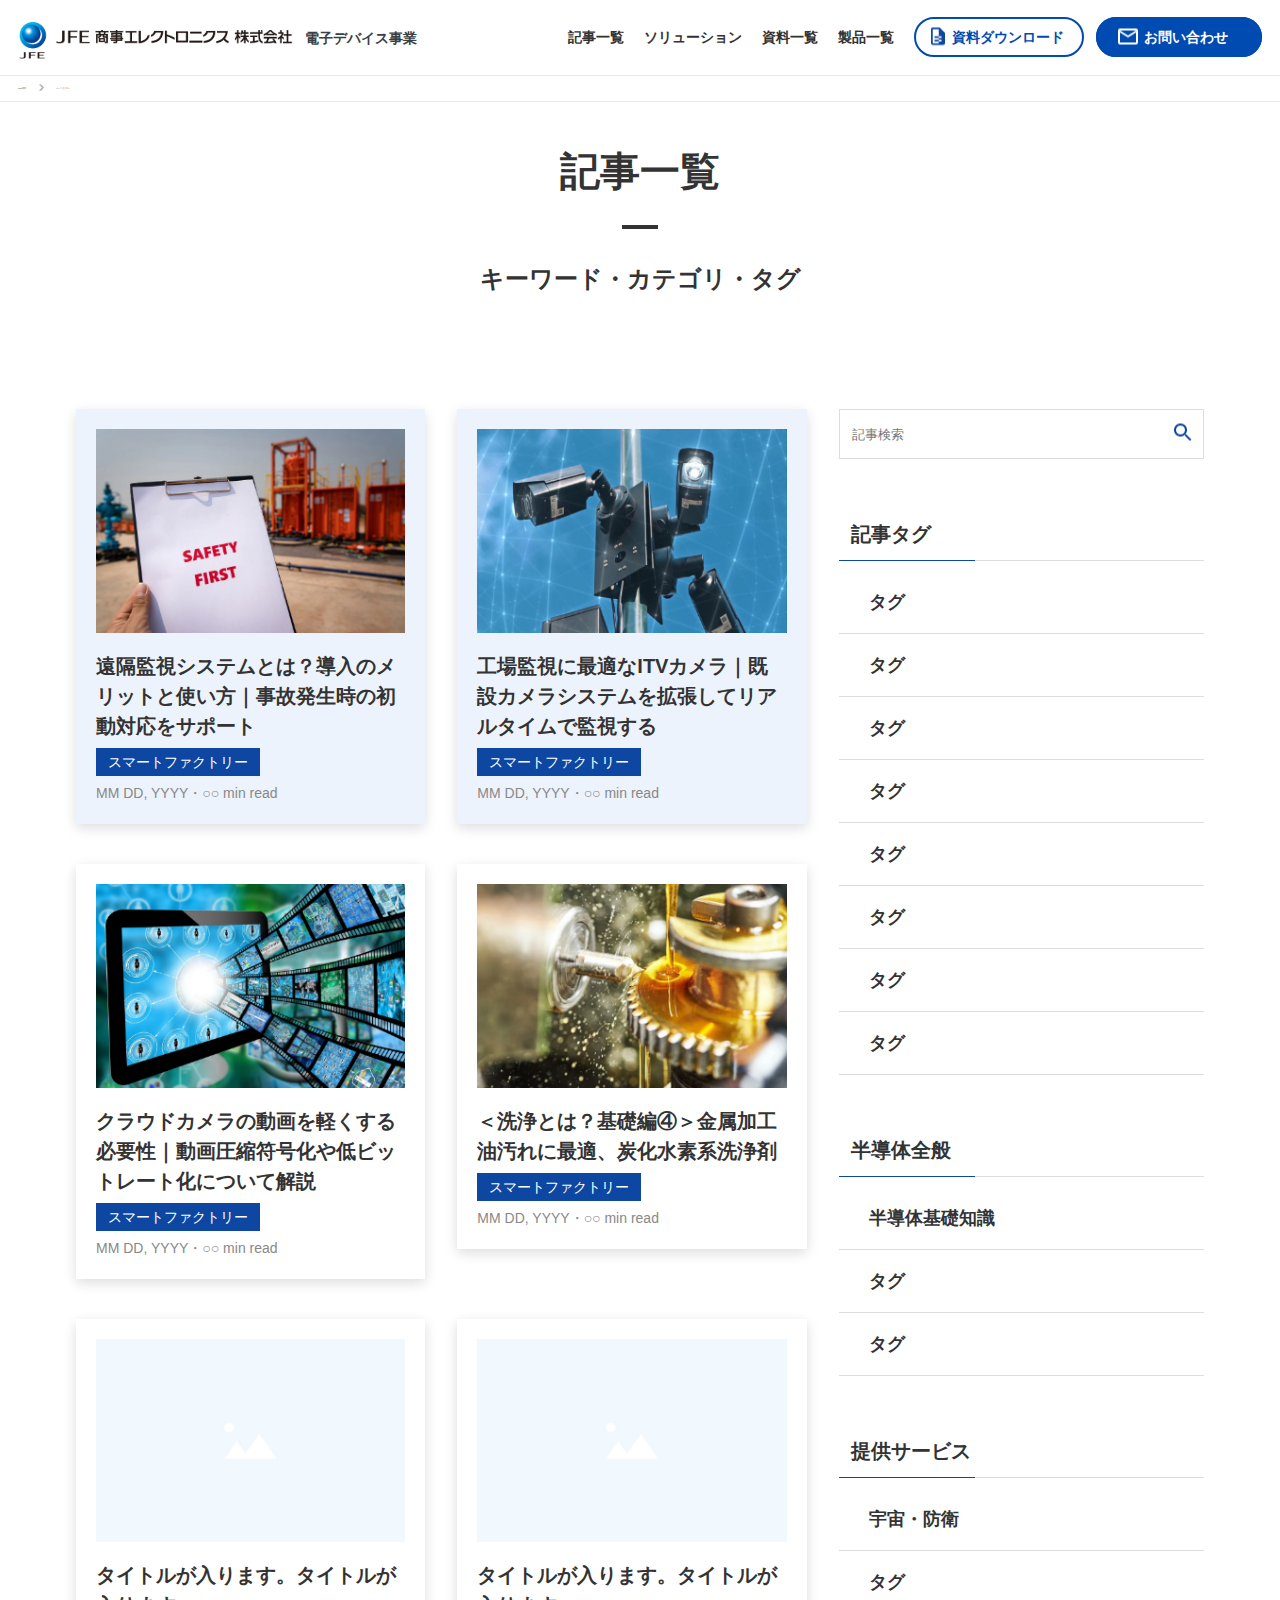
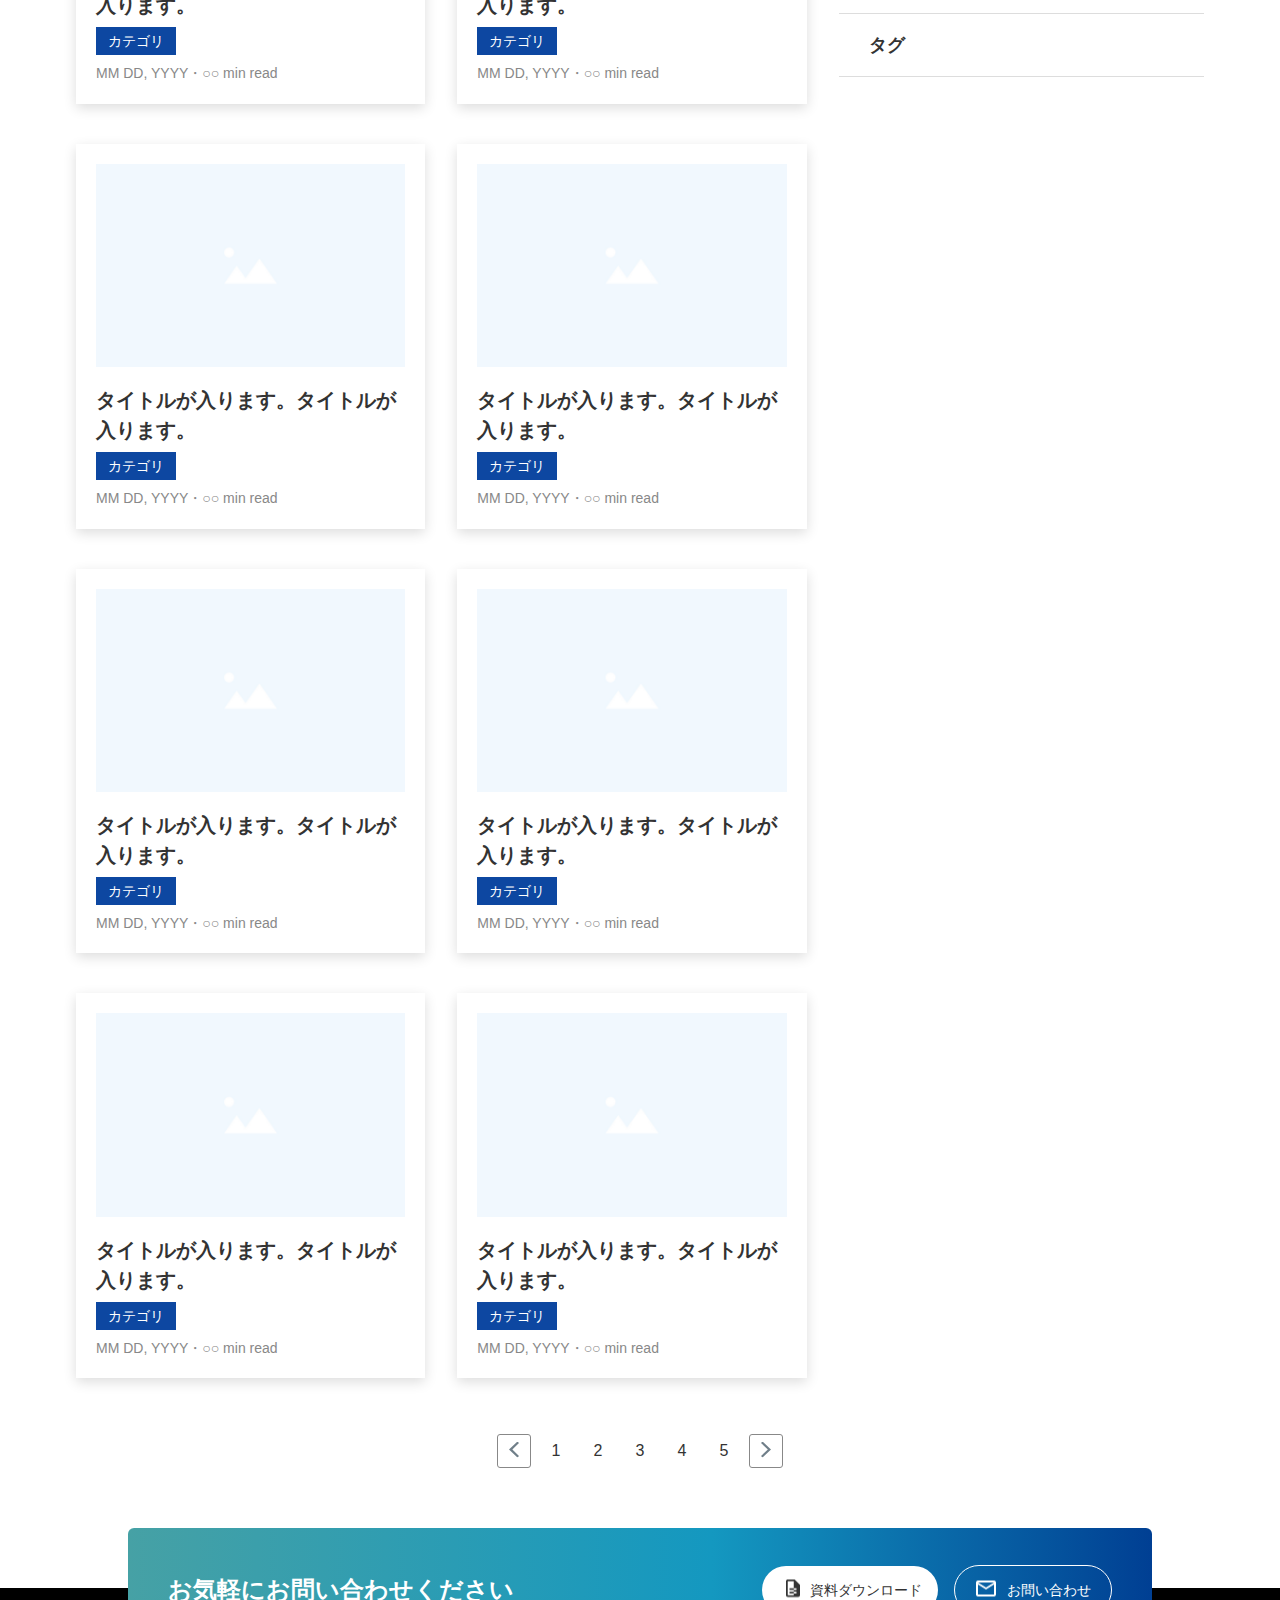
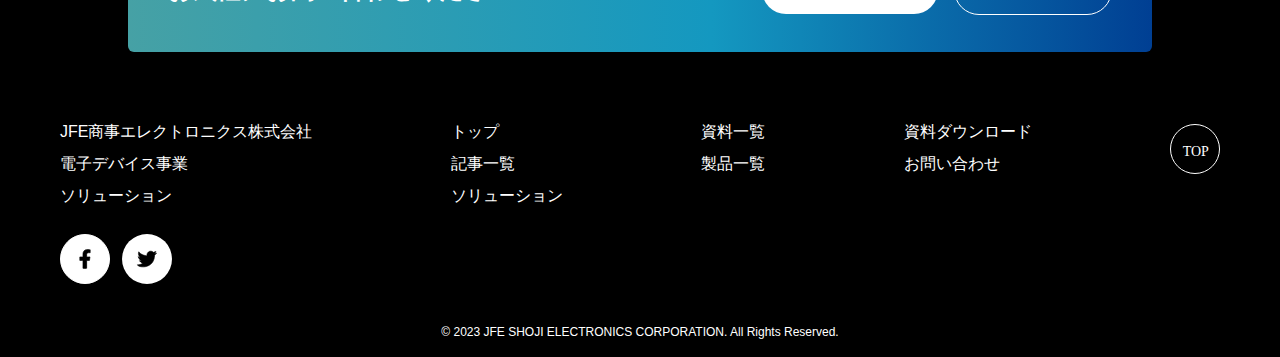
<file: JFE/index.html>
<!-- 
  @Author: Your name
  @Date:   2023-06-05 17:09:20
  @Last Modified by:   Your name
  @Last Modified time: 2023-06-09 09:49:08
-->
<!DOCTYPE html>
<html lang="jp">
  <head>
    <meta charset="UTF-8" />
    <meta http-equiv="X-UA-Compatible" content="IE=edge" />
    <meta name="viewport" content="width=device-width, initial-scale=1.0" />
    <link rel="stylesheet" href="./asset/css/reset.css" />
    <link rel="stylesheet" href="./asset/css/style.css" />
<script src="./asset/js/all.js"></script>
    <title>JFE商事</title>
  </head>
  <body>
    <div id="a-jfe">
      <header class="header">
        <div class="header__inner">
          <a href="#" class="header__logo pcOnly"><span class="img"><img src="./asset/img/icon/pcLogo.svg" alt="logo-img" /></span></a>
					 <a href="#" class="header__logo spOnly"><span class="img"
              ><img src="./asset/img/icon/spLogo.svg" alt="logo-img" /></span></a>
          <ul class="header__menu">
						<li><a href="#" class="spOnly"><span class="img"><img src="./asset/img/icon/spLogo.svg" alt=""></span></a></li>            <li><a class="h6" href="#">
							記事一覧</p></a></li>
            <li><a class="h6" href="#">ソリューション</a></li>
            <li><a class="h6" href="#">資料一覧</a></li>
            <li><a class="h6" href="#">製品一覧</a></li>
          </ul>
          <ul class="header__cta">
            <li><a class="h6" href="#"> 資料ダウンロード</a></li>
            <li><a class="h6" href="#">お問い合わせ</a></li>
          </ul>
        </div>
        <div class="hamburger"><span></span><span></span><span></span></div>
      </header>
      <div class="breadcrumb">
        <span>JFE商事</span><span>パンくずリスト</span>
      </div>
      <main class="a-main">
        <section class="jfeA-ttl">
          <div class="inner">
            <div class="container">
              <div class="jfeA__ttl__cnt">
                <h1 class="h1 mb-60">記事一覧</h1>
                <h3 class="h3">キーワード・カテゴリ・タグ</h3>
              </div>
            </div>
          </div>
        </section>
        <section class="jfeA__inf">
          <div class="inner">
            <div class="container">
              <div class="jfeA__inf__cnt row">
                <ul class="jfeA__items col-8">
                  <li class="col-6 bgBlue">
                    <a href="#">
                    <div class="item bgBlue">
                        <div class="img">
                          <img
                            src="./asset/img/photo/article_01.png"
                            alt="article_01"/>
                        </div>
                        <h4 class="h4">
                          遠隔監視システムとは？導入のメリットと使い方｜事故発生時の初動対応をサポート
                        </h4>
                        <div class="tags">
                          <div class="tag font-s">
                            <p class="font-s">スマートファクトリー</p>
                          </div>
                        </div>
                        <div class="date font-s">
                          <p class="font-s">MM DD, YYYY・○○ min read</p>
                        </div>
                      </div>
                    </a>
                  </li>
                  <li class="col-6 bgBlue">
                    <a href="#">
                    <div class="item bgBlue">
                        <div class="img">
                          <img
                            src="./asset/img/photo/article_02.png"
                            alt="article_02"/>
                        </div>
                        <h4 class="h4">
                          工場監視に最適なITVカメラ｜既設カメラシステムを拡張してリアルタイムで監視する
                        </h4>
                        <div class="tags">
                          <div class="tag font-s">
                            <p class="font-s">スマートファクトリー</p>
                          </div>
                        </div>
                        <div class="date font-s">
                          <p class="font-s">MM DD, YYYY・○○ min read</p>
                        </div>
                      </div>
                    </a>
                  </li>
                  <li class="col-6">
                    <a href="#">
                    <div class="item">
                        <div class="img">
                          <img
                            src="./asset/img/photo/article_03.png"
                            alt="article_03"/>
                        </div>
                        <h4 class="h4">
                          クラウドカメラの動画を軽くする必要性｜動画圧縮符号化や低ビットレート化について解説
                        </h4>
                        <div class="tags">
                          <div class="tag font-s">
                            <p class="font-s">スマートファクトリー</p>
                          </div>
                        </div>
                        <div class="date font-s">
                          <p class="font-s">MM DD, YYYY・○○ min read</p>
                        </div>
                      </div>
                    </a>
                  </li>
                  <li class="col-6">
                    <a href="#">
                    <div class="item">
                        <div class="img">
                          <img
                            src="./asset/img/photo/article_04.png"
                            alt="article_04" />
                        </div>
                        <h4 class="h4">
                          ＜洗浄とは？基礎編④＞金属加工油汚れに最適、炭化水素系洗浄剤
                        </h4>
                        <div class="tags">
                          <div class="tag font-s">
                            <p class="font-s">スマートファクトリー</p>
                          </div>
                        </div>
                        <div class="date font-s">
                          <p class="font-s">MM DD, YYYY・○○ min read</p>
                        </div>
                      </div>
                    </a>
                  </li>
                  <li class="col-6">
                    <a href="#">
                    <div class="item">
                        <div class="img">
                          <img
                            src="./asset/img/photo/article_img.png"
                            alt="article_img" />
                        </div>
                        <h4 class="h4">
                          タイトルが入ります。タイトルが入ります。
                        </h4>
                        <div class="tags">
                          <div class="tag font-s">
                            <p class="font-s">カテゴリ</p>
                          </div>
                        </div>
                        <div class="date font-s">
                          <p class="font-s">MM DD, YYYY・○○ min read</p>
                        </div>
                      </div>
                    </a>
                  </li>
                  <li class="col-6">
                    <a href="#">
                    <div class="item">
                        <div class="img">
                          <img
                            src="./asset/img/photo/article_img.png"
                            alt="article_img"/>
                        </div>
                        <h4 class="h4">
                          タイトルが入ります。タイトルが入ります。
                        </h4>
                        <div class="tags">
                          <div class="tag font-s">
                            <p class="font-s">カテゴリ</p>
                          </div>
                        </div>
                        <div class="date font-s">
                          <p class="font-s">MM DD, YYYY・○○ min read</p>
                        </div>
                      </div>
                    </a>
                  </li>
                  <li class="col-6">
                    <a href="#">
                    <div class="item">
                        <div class="img">
                          <img
                            src="./asset/img/photo/article_img.png"
                            alt="article_img"/>
                        </div>
                        <h4 class="h4">
                          タイトルが入ります。タイトルが入ります。
                        </h4>
                        <div class="tags">
                          <div class="tag font-s">
                            <p class="font-s">カテゴリ</p>
                          </div>
                        </div>
                        <div class="date font-s">
                          <p class="font-s">MM DD, YYYY・○○ min read</p>
                        </div>
                      </div>
                    </a>
                  </li>
                  <li class="col-6">
                    <a href="#">
                    <div class="item">
                        <div class="img">
                          <img
                            src="./asset/img/photo/article_img.png"
                            alt="article_img" />
                        </div>
                        <h4 class="h4">
                          タイトルが入ります。タイトルが入ります。
                        </h4>
                        <div class="tags">
                          <div class="tag font-s">
                            <p class="font-s">カテゴリ</p>
                          </div>
                        </div>
                        <div class="date font-s">
                          <p class="font-s">MM DD, YYYY・○○ min read</p>
                        </div>
                      </div>
                    </a>
                  </li>
                  <li class="col-6">
                    <a href="#">
                    <div class="item">
                        <div class="img">
                          <img
                            src="./asset/img/photo/article_img.png"
                            alt="article_img" />
                        </div>
                        <h4 class="h4">
                          タイトルが入ります。タイトルが入ります。
                        </h4>
                        <div class="tags">
                          <div class="tag font-s">
                            <p class="font-s">カテゴリ</p>
                          </div>
                        </div>
                        <div class="date font-s">
                          <p class="font-s">MM DD, YYYY・○○ min read</p>
                        </div>
                    </div>
                      </a>
                  </li>
                  <li class="col-6">
                    <a href="#">
                    <div class="item">
                        <div class="img">
                          <img
                            src="./asset/img/photo/article_img.png"
                            alt="article_img" />
                        </div>
                        <h4 class="h4">
                          タイトルが入ります。タイトルが入ります。
                        </h4>
                        <div class="tags">
                          <div class="tag font-s">
                            <p class="font-s">カテゴリ</p>
                          </div>
                        </div>
                        <div class="date font-s">
                          <p class="font-s">MM DD, YYYY・○○ min read</p>
                        </div>
                      </div>
                    </a>
                  </li>
                  <li class="col-6">
                      <a href="#">
                    <div class="item">
                        <div class="img">
                          <img
                            src="./asset/img/photo/article_img.png"
                            alt="article_img"/>
                        </div>
                        <h4 class="h4">
                          タイトルが入ります。タイトルが入ります。
                        </h4>
                        <div class="tags">
                          <div class="tag font-s">
                            <p class="font-s">カテゴリ</p>
                          </div>
                        </div>
                        <div class="date font-s">
                          <p class="font-s">MM DD, YYYY・○○ min read</p>
                        </div>
                      </div>
                    </a>
                  </li>
                  <li class="col-6">
                    <a href="#">
                    <div class="item">
                        <div class="img">
                          <img
                            src="./asset/img/photo/article_img.png"
                            alt="article_img"/>
                        </div>
                        <h4 class="h4">
                          タイトルが入ります。タイトルが入ります。
                        </h4>
                        <div class="tags">
                          <div class="tag font-s">
                            <p class="font-s">カテゴリ</p>
                          </div>
                        </div>
                        <div class="date font-s">
                          <p class="font-s">MM DD, YYYY・○○ min read</p>
                        </div>
                      </div>
                    </a>
                  </li>
                </ul>
                <div class="jfeA__sidebar col-4">
                  <div class="search">
                    <input type="text" placeholder="記事検索"/>
                  </div>
                  <ul class="tag__area">
                    <li class="tag__wrap">
                      <div class="tag__ttl">
                        <h4 class="h4">記事タグ</h4>
                      </div>
                      <ul class="tags">
                        <li class="tag">
                          <a href="#">
                            <p class="h5">タグ</p>
                          </a>
                        </li>
                        <li class="tag">
                          <a href="#">
                            <p class="h5">タグ</p>
                          </a>
                        </li>
                        <li class="tag">
                          <a href="#">
                            <p class="h5">タグ</p>
                          </a>
                        </li>
                        <li class="tag">
                          <a href="#">
                            <p class="h5">タグ</p>
                          </a>
                        </li>
                        <li class="tag">
                          <a href="#">
                            <p class="h5">タグ</p>
                          </a>
                        </li>
                        <li class="tag">
                          <a href="#">
                            <p class="h5">タグ</p>
                          </a>
                        </li>
                        <li class="tag">
                          <a href="#">
                            <p class="h5">タグ</p>
                          </a>
                        </li>
                        <li class="tag">
                          <a href="#">
                            <p class="h5">タグ</p>
                          </a>
                        </li>
                      </ul>
                    </li>
                    <li class="tag__wrap">
                      <div class="tag__ttl">
                        <h4 class="h4">半導体全般</h4>
                      </div>
                      <ul class="tags">
                        <li class="tag">
                          <a href="#">
                            <p class="h5">半導体基礎知識</p>
                          </a>
                        </li>
                        <li class="tag">
                          <a href="#">
                            <p class="h5">タグ</p>
                          </a>
                        </li>
                        <li class="tag">
                          <a href="#">
                            <p class="h5">タグ</p>
                          </a>
                        </li>
                      </ul>
                    </li>
                    <li class="tag__wrap">
                      <div class="tag__ttl">
                        <h4 class="h4">提供サービス</h4>
                      </div>
                      <ul class="tags">
                        <li class="tag">
                          <a href="#">
                            <p class="h5">宇宙・防衛</p>
                          </a>
                        </li>
                        <li class="tag">
                          <a href="#">
                            <p class="h5">タグ</p>
                          </a>
                        </li>
                        <li class="tag">
                          <a href="#">
                            <p class="h5">タグ</p>
                          </a>
                        </li>
                      </ul>
                    </li>
                  </ul>
                </div>
              </div>
            </div>
          </div>
				<div class="pageNav">
                  <ul>
                    <li></li>
                    <li>1</li>
                    <li>2</li>
                    <li>3</li>
                    <li>4</li>
                    <li>5</li>
                    <li></li>
                  </ul>
                </div>
        </section>
      </main>
      <footer class="footer">
				<div class="inner">
					<div class="container">
						<div class="footer__cta">
							<h3 class="h3">お気軽にお問い合わせください</h3>
							<ul class="ctas">
								<li class="data"><a href="#">資料ダウンロード</a></li>
									<li class="contact"><a href="#">お問い合わせ</a></li>
							</ul>
						</div>
						<div class="footer__wrap">
						<div class="footer__menu">
								<ul class="menu__wrap">
									<li class="menu__cnt">
										<ul class="menu__items">
											<li class="item"> <a href="#">JFE商事エレクトロニクス株式会社</a> </li><li class="item"> <a href="#">電子デバイス事業</a> </li><li class="item"> <a href="#"> ソリューション</a> </li>
										</ul>
									</li>
									<li class="menu__cnt">
										<ul class="menu__items">
											<li class="item"> <a href="#">トップ
                      </a> </li>
                      <li class="item"> <a href="#">記事一覧
                      </a> </li>
                      <li class="item"> <a href="#"> ソリューション</a> </li>
										</ul>
									</li>
									<li class="menu__cnt">
										<ul class="menu__items">
											<li class="item"> <a href="#">資料一覧
                        </a> </li>
                        <li class="item"> <a href="#">製品一覧
                        </a> </li>
										</ul>
									</li>
										<li class="menu__cnt">
										<ul class="menu__items">
											<li class="item"> <a href="#">資料ダウンロード
                        </a> </li>
                        <li class="item"> <a href="#">お問い合わせ
                        </a> </li>
										</ul>
									</li>
									<li class="menu__cnt">
										<div class="img"><img src="./asset/img/icon/top.svg" alt="top-img"></div>
									</li>
								</ul>
								<div class="footer__sns">
									<div class="facebook">
                    <a href="#">
										<div class="img"><img src="./asset/img/icon/footer_facebook.png" alt="facebook-img"></div></a>
									</div>
									<div class="twitter">
                    <a href="#">
										<div class="img">
											<img src="./asset/img/icon/footer_twitter.png" alt="twitter-img">
										</div>
                    </a>
									</div>
								</div>
								<div class="copyright">
									<p>© 2023 JFE SHOJI ELECTRONICS CORPORATION. All Rights Reserved.</p>
							</div>
						</div>
					</div>
					</div>
				</div>
			</footer>
    </div>
  </body>
</html>
</file>
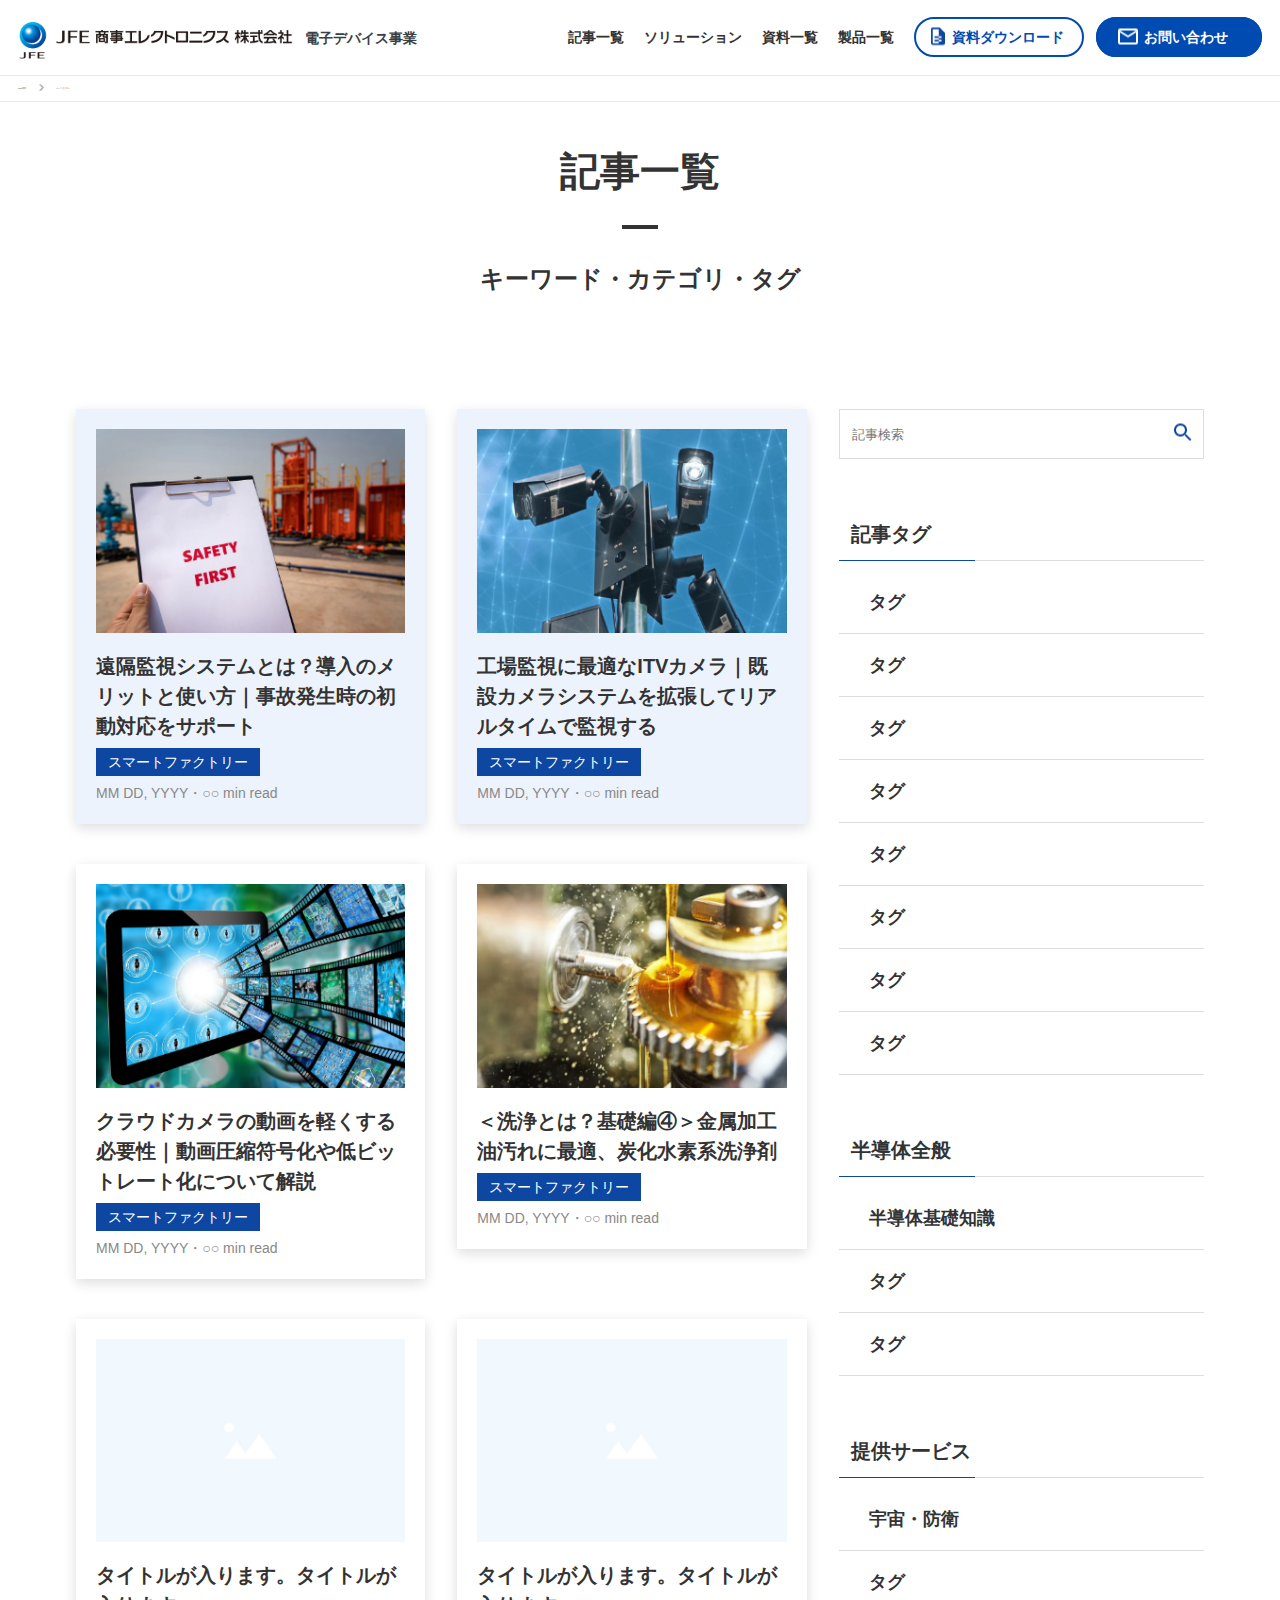
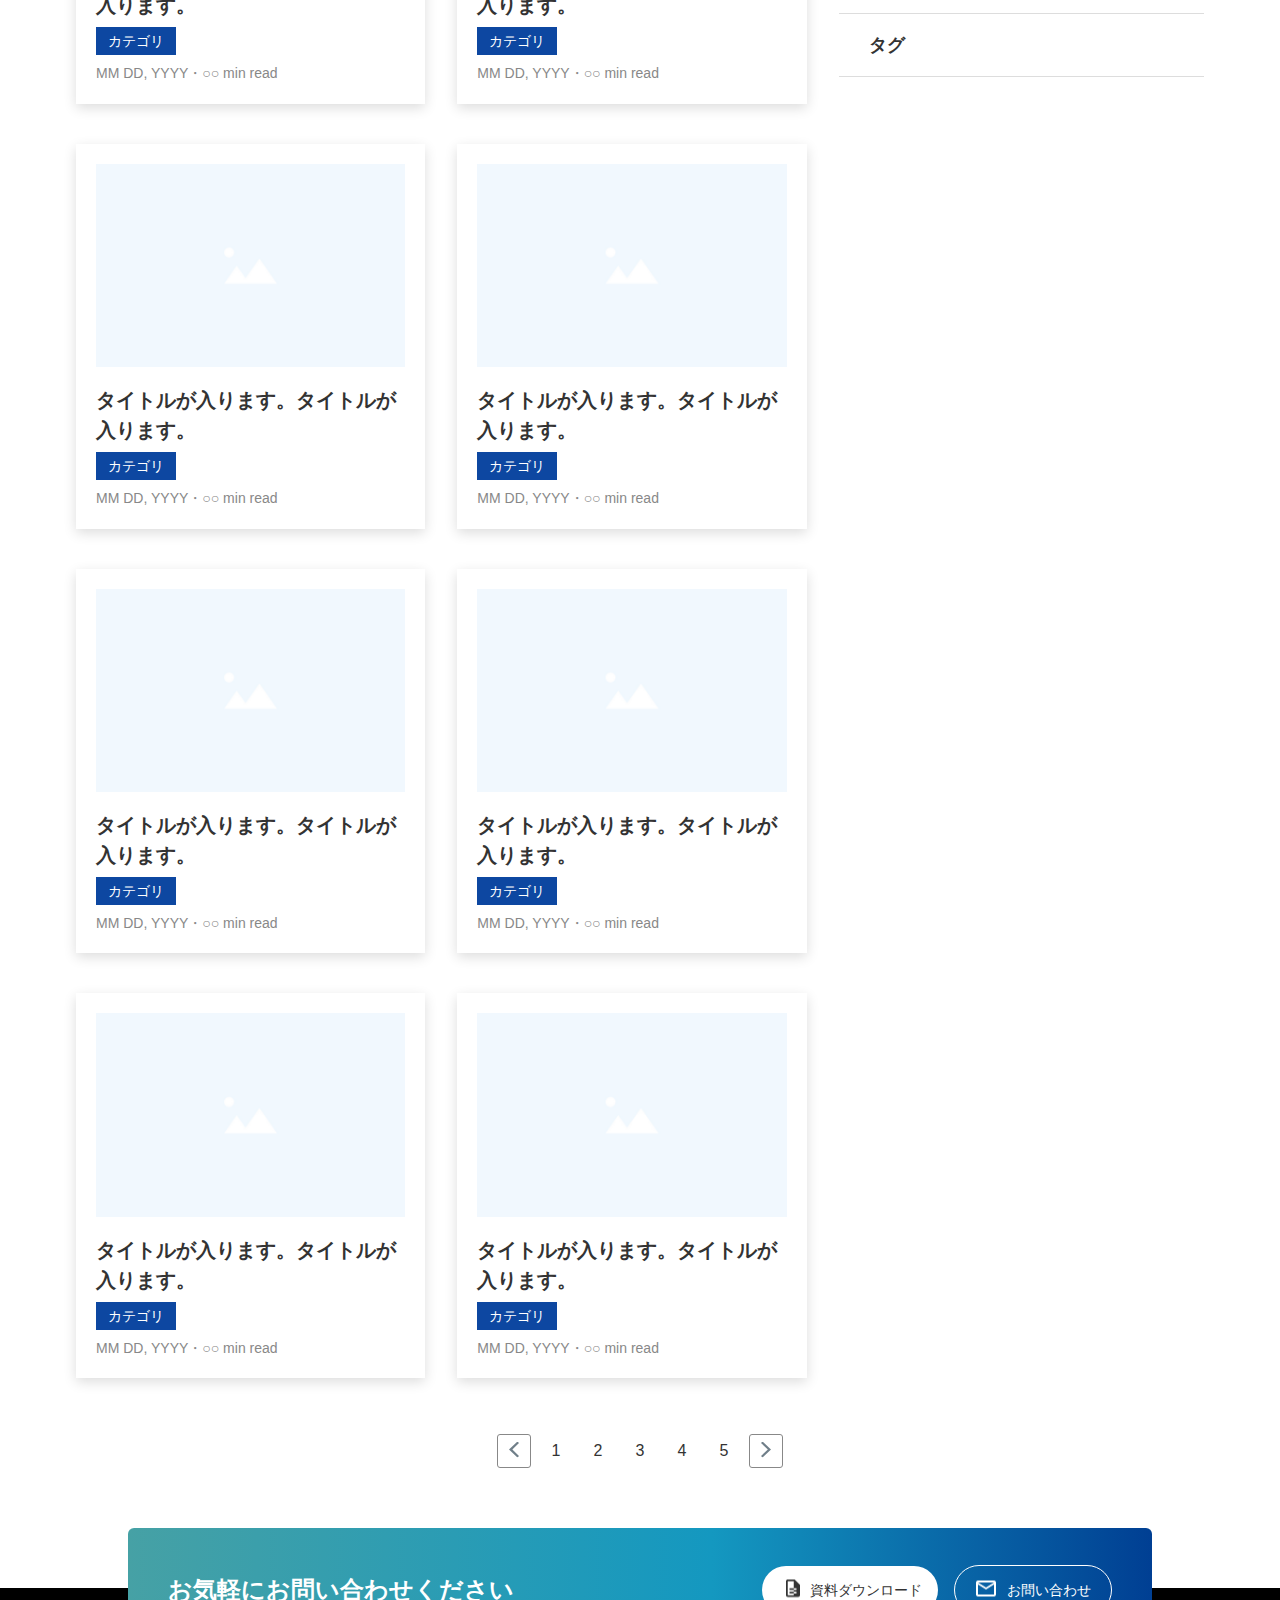
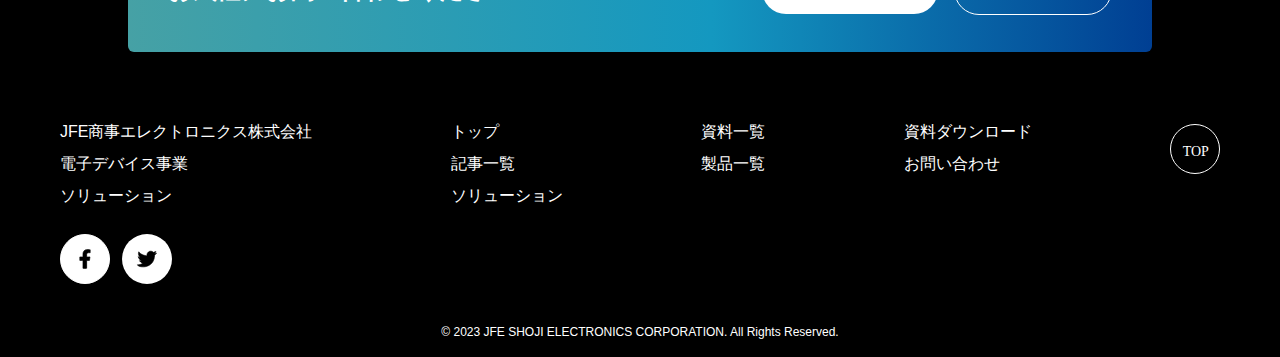
<file: JFE/article-archive.html>
<!-- 
  @Author: Your name
  @Date:   2023-06-05 17:09:20
  @Last Modified by:   Your name
  @Last Modified time: 2023-06-09 15:48:07
-->
<!DOCTYPE html>
<html lang="jp">
  <head>
    <meta charset="UTF-8" />
    <meta http-equiv="X-UA-Compatible" content="IE=edge" />
    <meta name="viewport" content="width=device-width, initial-scale=1.0" />
    <link rel="stylesheet" href="./asset/css/reset.css" />
    <link rel="stylesheet" href="./asset/css/style.css" />
<script src="./asset/js/all.js"></script>
    <title>記事一覧</title>
  </head>
  <body>
    <div id="a-jfe">
      <header class="header">
        <div class="header__inner">
          <a href="#" class="header__logo pcOnly"><span class="img"><img src="./asset/img/icon/pcLogo.svg" alt="logo-img" /></span></a>
					 <a href="#" class="header__logo spOnly"><span class="img"
              ><img src="./asset/img/icon/spLogo.svg" alt="logo-img" /></span></a>
          <ul class="header__menu">
						<li><a href="#" class="spOnly"><span class="img"><img src="./asset/img/icon/spLogo.svg" alt=""></span></a></li>            <li><a class="h6" href="#">
							記事一覧</p></a></li>
            <li><a class="h6" href="#">ソリューション</a></li>
            <li><a class="h6" href="#">資料一覧</a></li>
            <li><a class="h6" href="#">製品一覧</a></li>
          </ul>
          <ul class="header__cta">
            <li><a class="h6" href="#"> 資料ダウンロード</a></li>
            <li><a class="h6" href="#">お問い合わせ</a></li>
          </ul>
        </div>
        <div class="hamburger"><span></span><span></span><span></span></div>
      </header>
      <div class="breadcrumb">
        <span>JFE商事</span><span>パンくずリスト</span>
      </div>
      <main class="a-main">
        <section class="jfeA-ttl">
          <div class="inner">
            <div class="container">
              <div class="jfeA__ttl__cnt">
                <h1 class="h1 mb-60">記事一覧</h1>
                <h3 class="h3">キーワード・カテゴリ・タグ</h3>
              </div>
            </div>
          </div>
        </section>
        <section class="jfeA__inf">
          <div class="inner">
            <div class="container">
              <div class="jfeA__inf__cnt row">
                <ul class="jfeA__items col-8">
                  <li class="col-6 bgBlue">
                    <a href="#">
                    <div class="item bgBlue">
                        <div class="img">
                          <img
                            src="./asset/img/photo/article_01.png"
                            alt="article_01"/>
                        </div>
                        <h4 class="h4">
                          遠隔監視システムとは？導入のメリットと使い方｜事故発生時の初動対応をサポート
                        </h4>
                        <div class="tags">
                          <div class="tag font-s">
                            <p class="font-s">スマートファクトリー</p>
                          </div>
                        </div>
                        <div class="date font-s">
                          <p class="font-s">MM DD, YYYY・○○ min read</p>
                        </div>
                      </div>
                    </a>
                  </li>
                  <li class="col-6 bgBlue">
                    <a href="#">
                    <div class="item bgBlue">
                        <div class="img">
                          <img
                            src="./asset/img/photo/article_02.png"
                            alt="article_02"/>
                        </div>
                        <h4 class="h4">
                          工場監視に最適なITVカメラ｜既設カメラシステムを拡張してリアルタイムで監視する
                        </h4>
                        <div class="tags">
                          <div class="tag font-s">
                            <p class="font-s">スマートファクトリー</p>
                          </div>
                        </div>
                        <div class="date font-s">
                          <p class="font-s">MM DD, YYYY・○○ min read</p>
                        </div>
                      </div>
                    </a>
                  </li>
                  <li class="col-6">
                    <a href="#">
                    <div class="item">
                        <div class="img">
                          <img
                            src="./asset/img/photo/article_03.png"
                            alt="article_03"/>
                        </div>
                        <h4 class="h4">
                          クラウドカメラの動画を軽くする必要性｜動画圧縮符号化や低ビットレート化について解説
                        </h4>
                        <div class="tags">
                          <div class="tag font-s">
                            <p class="font-s">スマートファクトリー</p>
                          </div>
                        </div>
                        <div class="date font-s">
                          <p class="font-s">MM DD, YYYY・○○ min read</p>
                        </div>
                      </div>
                    </a>
                  </li>
                  <li class="col-6">
                    <a href="#">
                    <div class="item">
                        <div class="img">
                          <img
                            src="./asset/img/photo/article_04.png"
                            alt="article_04" />
                        </div>
                        <h4 class="h4">
                          ＜洗浄とは？基礎編④＞金属加工油汚れに最適、炭化水素系洗浄剤
                        </h4>
                        <div class="tags">
                          <div class="tag font-s">
                            <p class="font-s">スマートファクトリー</p>
                          </div>
                        </div>
                        <div class="date font-s">
                          <p class="font-s">MM DD, YYYY・○○ min read</p>
                        </div>
                      </div>
                    </a>
                  </li>
                  <li class="col-6">
                    <a href="#">
                    <div class="item">
                        <div class="img">
                          <img
                            src="./asset/img/photo/article_img.png"
                            alt="article_img" />
                        </div>
                        <h4 class="h4">
                          タイトルが入ります。タイトルが入ります。
                        </h4>
                        <div class="tags">
                          <div class="tag font-s">
                            <p class="font-s">カテゴリ</p>
                          </div>
                        </div>
                        <div class="date font-s">
                          <p class="font-s">MM DD, YYYY・○○ min read</p>
                        </div>
                      </div>
                    </a>
                  </li>
                  <li class="col-6">
                    <a href="#">
                    <div class="item">
                        <div class="img">
                          <img
                            src="./asset/img/photo/article_img.png"
                            alt="article_img"/>
                        </div>
                        <h4 class="h4">
                          タイトルが入ります。タイトルが入ります。
                        </h4>
                        <div class="tags">
                          <div class="tag font-s">
                            <p class="font-s">カテゴリ</p>
                          </div>
                        </div>
                        <div class="date font-s">
                          <p class="font-s">MM DD, YYYY・○○ min read</p>
                        </div>
                      </div>
                    </a>
                  </li>
                  <li class="col-6">
                    <a href="#">
                    <div class="item">
                        <div class="img">
                          <img
                            src="./asset/img/photo/article_img.png"
                            alt="article_img"/>
                        </div>
                        <h4 class="h4">
                          タイトルが入ります。タイトルが入ります。
                        </h4>
                        <div class="tags">
                          <div class="tag font-s">
                            <p class="font-s">カテゴリ</p>
                          </div>
                        </div>
                        <div class="date font-s">
                          <p class="font-s">MM DD, YYYY・○○ min read</p>
                        </div>
                      </div>
                    </a>
                  </li>
                  <li class="col-6">
                    <a href="#">
                    <div class="item">
                        <div class="img">
                          <img
                            src="./asset/img/photo/article_img.png"
                            alt="article_img" />
                        </div>
                        <h4 class="h4">
                          タイトルが入ります。タイトルが入ります。
                        </h4>
                        <div class="tags">
                          <div class="tag font-s">
                            <p class="font-s">カテゴリ</p>
                          </div>
                        </div>
                        <div class="date font-s">
                          <p class="font-s">MM DD, YYYY・○○ min read</p>
                        </div>
                      </div>
                    </a>
                  </li>
                  <li class="col-6">
                    <a href="#">
                    <div class="item">
                        <div class="img">
                          <img
                            src="./asset/img/photo/article_img.png"
                            alt="article_img" />
                        </div>
                        <h4 class="h4">
                          タイトルが入ります。タイトルが入ります。
                        </h4>
                        <div class="tags">
                          <div class="tag font-s">
                            <p class="font-s">カテゴリ</p>
                          </div>
                        </div>
                        <div class="date font-s">
                          <p class="font-s">MM DD, YYYY・○○ min read</p>
                        </div>
                    </div>
                      </a>
                  </li>
                  <li class="col-6">
                    <a href="#">
                    <div class="item">
                        <div class="img">
                          <img
                            src="./asset/img/photo/article_img.png"
                            alt="article_img" />
                        </div>
                        <h4 class="h4">
                          タイトルが入ります。タイトルが入ります。
                        </h4>
                        <div class="tags">
                          <div class="tag font-s">
                            <p class="font-s">カテゴリ</p>
                          </div>
                        </div>
                        <div class="date font-s">
                          <p class="font-s">MM DD, YYYY・○○ min read</p>
                        </div>
                      </div>
                    </a>
                  </li>
                  <li class="col-6">
                      <a href="#">
                    <div class="item">
                        <div class="img">
                          <img
                            src="./asset/img/photo/article_img.png"
                            alt="article_img"/>
                        </div>
                        <h4 class="h4">
                          タイトルが入ります。タイトルが入ります。
                        </h4>
                        <div class="tags">
                          <div class="tag font-s">
                            <p class="font-s">カテゴリ</p>
                          </div>
                        </div>
                        <div class="date font-s">
                          <p class="font-s">MM DD, YYYY・○○ min read</p>
                        </div>
                      </div>
                    </a>
                  </li>
                  <li class="col-6">
                    <a href="#">
                    <div class="item">
                        <div class="img">
                          <img
                            src="./asset/img/photo/article_img.png"
                            alt="article_img"/>
                        </div>
                        <h4 class="h4">
                          タイトルが入ります。タイトルが入ります。
                        </h4>
                        <div class="tags">
                          <div class="tag font-s">
                            <p class="font-s">カテゴリ</p>
                          </div>
                        </div>
                        <div class="date font-s">
                          <p class="font-s">MM DD, YYYY・○○ min read</p>
                        </div>
                      </div>
                    </a>
                  </li>
                </ul>
                <div class="jfeA__sidebar col-4">
                  <div class="search">
                    <input type="text" placeholder="記事検索"/>
                  </div>
                  <ul class="tag__area">
                    <li class="tag__wrap">
                      <div class="tag__ttl">
                        <h4 class="h4">記事タグ</h4>
                      </div>
                      <ul class="tags">
                        <li class="tag">
                          <a href="#">
                            <p class="h5">タグ</p>
                          </a>
                        </li>
                        <li class="tag">
                          <a href="#">
                            <p class="h5">タグ</p>
                          </a>
                        </li>
                        <li class="tag">
                          <a href="#">
                            <p class="h5">タグ</p>
                          </a>
                        </li>
                        <li class="tag">
                          <a href="#">
                            <p class="h5">タグ</p>
                          </a>
                        </li>
                        <li class="tag">
                          <a href="#">
                            <p class="h5">タグ</p>
                          </a>
                        </li>
                        <li class="tag">
                          <a href="#">
                            <p class="h5">タグ</p>
                          </a>
                        </li>
                        <li class="tag">
                          <a href="#">
                            <p class="h5">タグ</p>
                          </a>
                        </li>
                        <li class="tag">
                          <a href="#">
                            <p class="h5">タグ</p>
                          </a>
                        </li>
                      </ul>
                    </li>
                    <li class="tag__wrap">
                      <div class="tag__ttl">
                        <h4 class="h4">半導体全般</h4>
                      </div>
                      <ul class="tags">
                        <li class="tag">
                          <a href="#">
                            <p class="h5">半導体基礎知識</p>
                          </a>
                        </li>
                        <li class="tag">
                          <a href="#">
                            <p class="h5">タグ</p>
                          </a>
                        </li>
                        <li class="tag">
                          <a href="#">
                            <p class="h5">タグ</p>
                          </a>
                        </li>
                      </ul>
                    </li>
                    <li class="tag__wrap">
                      <div class="tag__ttl">
                        <h4 class="h4">提供サービス</h4>
                      </div>
                      <ul class="tags">
                        <li class="tag">
                          <a href="#">
                            <p class="h5">宇宙・防衛</p>
                          </a>
                        </li>
                        <li class="tag">
                          <a href="#">
                            <p class="h5">タグ</p>
                          </a>
                        </li>
                        <li class="tag">
                          <a href="#">
                            <p class="h5">タグ</p>
                          </a>
                        </li>
                      </ul>
                    </li>
                  </ul>
                </div>
              </div>
            </div>
          </div>
				<div class="pageNav">
                  <ul>
                    <li></li>
                    <li>1</li>
                    <li>2</li>
                    <li>3</li>
                    <li>4</li>
                    <li>5</li>
                    <li></li>
                  </ul>
                </div>
        </section>
      </main>
      <footer class="footer">
				<div class="inner">
					<div class="container">
						<div class="footer__cta">
							<h3 class="h3">お気軽にお問い合わせください</h3>
							<ul class="ctas">
								<li class="data"><a href="#">資料ダウンロード</a></li>
									<li class="contact"><a href="#">お問い合わせ</a></li>
							</ul>
						</div>
						<div class="footer__wrap">
						<div class="footer__menu">
								<ul class="menu__wrap">
									<li class="menu__cnt">
										<ul class="menu__items">
											<li class="item"> <a href="#">JFE商事エレクトロニクス株式会社</a> </li><li class="item"> <a href="#">電子デバイス事業</a> </li><li class="item"> <a href="#"> ソリューション</a> </li>
										</ul>
									</li>
									<li class="menu__cnt">
										<ul class="menu__items">
											<li class="item"> <a href="#">トップ
                      </a> </li>
                      <li class="item"> <a href="#">記事一覧
                      </a> </li>
                      <li class="item"> <a href="#"> ソリューション</a> </li>
										</ul>
									</li>
									<li class="menu__cnt">
										<ul class="menu__items">
											<li class="item"> <a href="#">資料一覧
                        </a> </li>
                        <li class="item"> <a href="#">製品一覧
                        </a> </li>
										</ul>
									</li>
										<li class="menu__cnt">
										<ul class="menu__items">
											<li class="item"> <a href="#">資料ダウンロード
                        </a> </li>
                        <li class="item"> <a href="#">お問い合わせ
                        </a> </li>
										</ul>
									</li>
									<li class="menu__cnt">
										<div class="img"><img src="./asset/img/icon/top.svg" alt="top-img"></div>
									</li>
								</ul>
								<div class="footer__sns">
									<div class="facebook">
                    <a href="#">
										<div class="img"><img src="./asset/img/icon/footer_facebook.png" alt="facebook-img"></div></a>
									</div>
									<div class="twitter">
                    <a href="#">
										<div class="img">
											<img src="./asset/img/icon/footer_twitter.png" alt="twitter-img">
										</div>
                    </a>
									</div>
								</div>
								<div class="copyright">
									<p>© 2023 JFE SHOJI ELECTRONICS CORPORATION. All Rights Reserved.</p>
							</div>
						</div>
					</div>
					</div>
				</div>
			</footer>
    </div>
  </body>
</html>
</file>
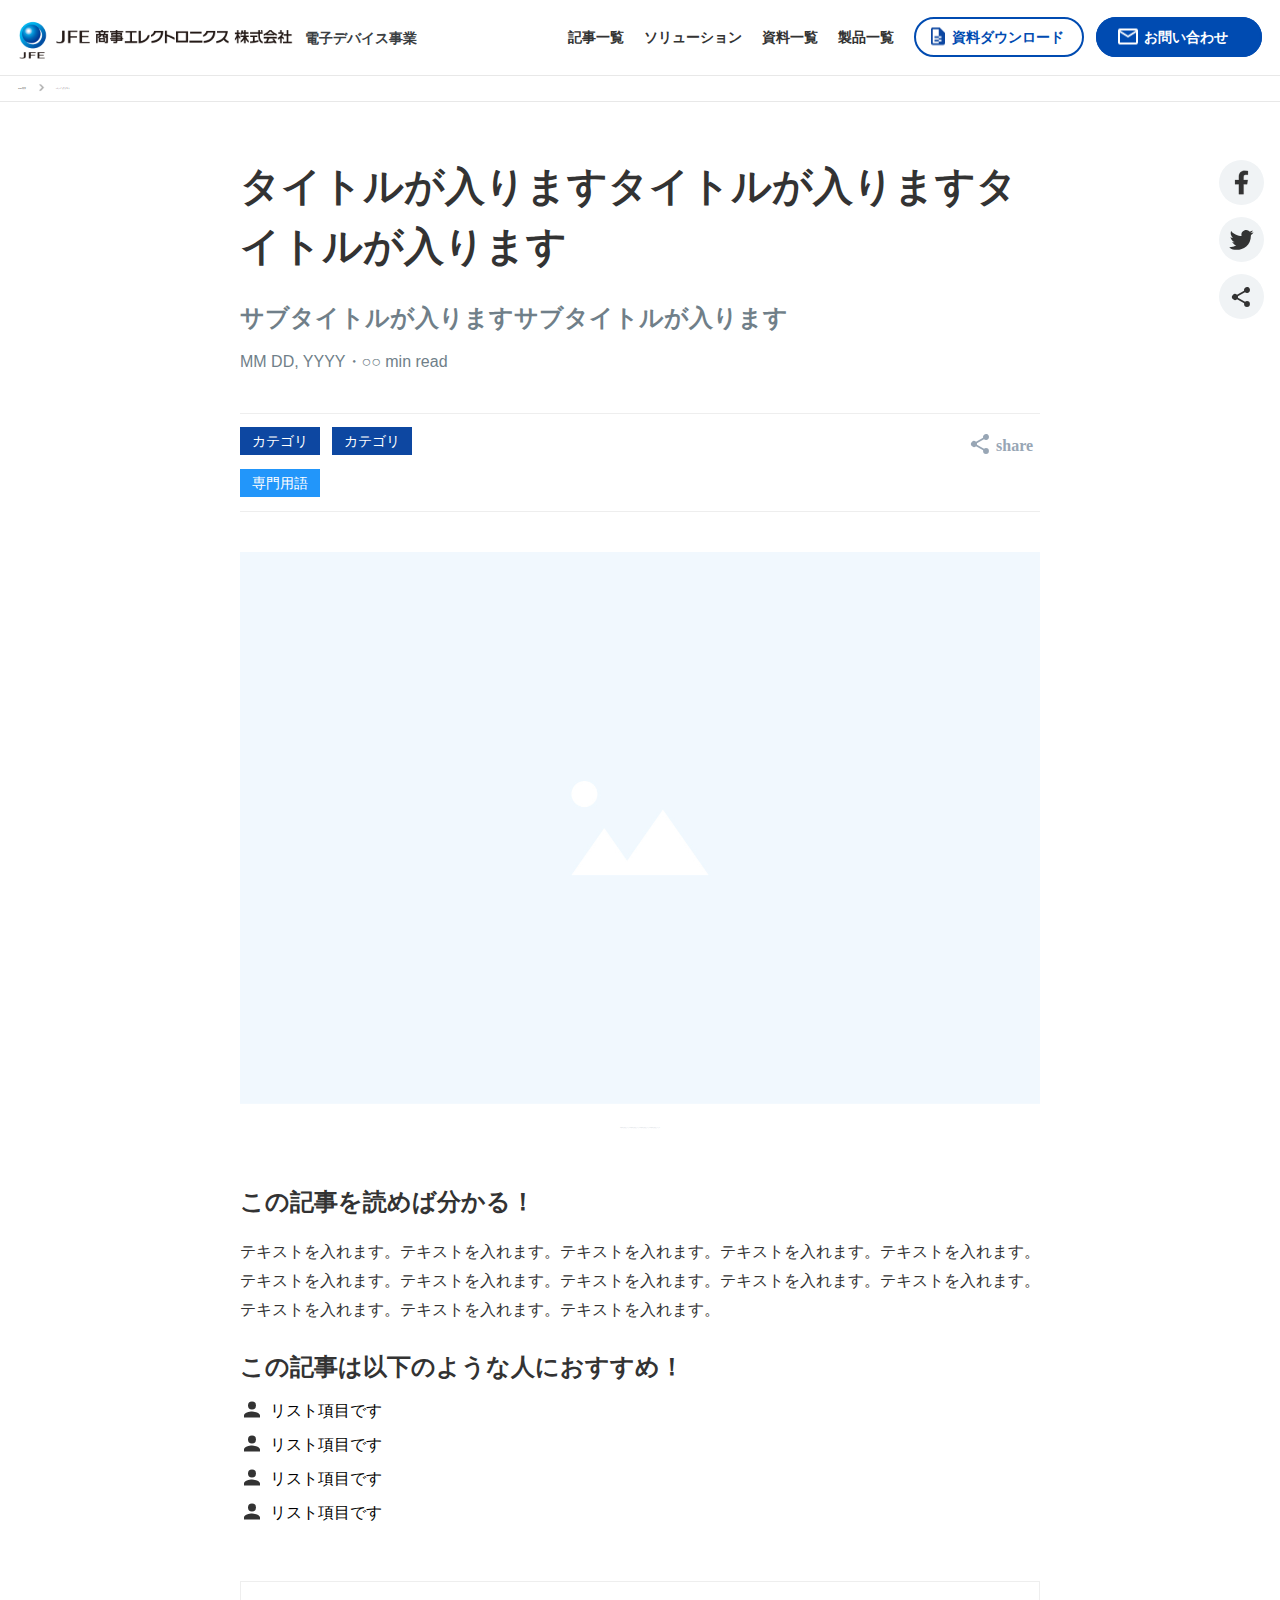
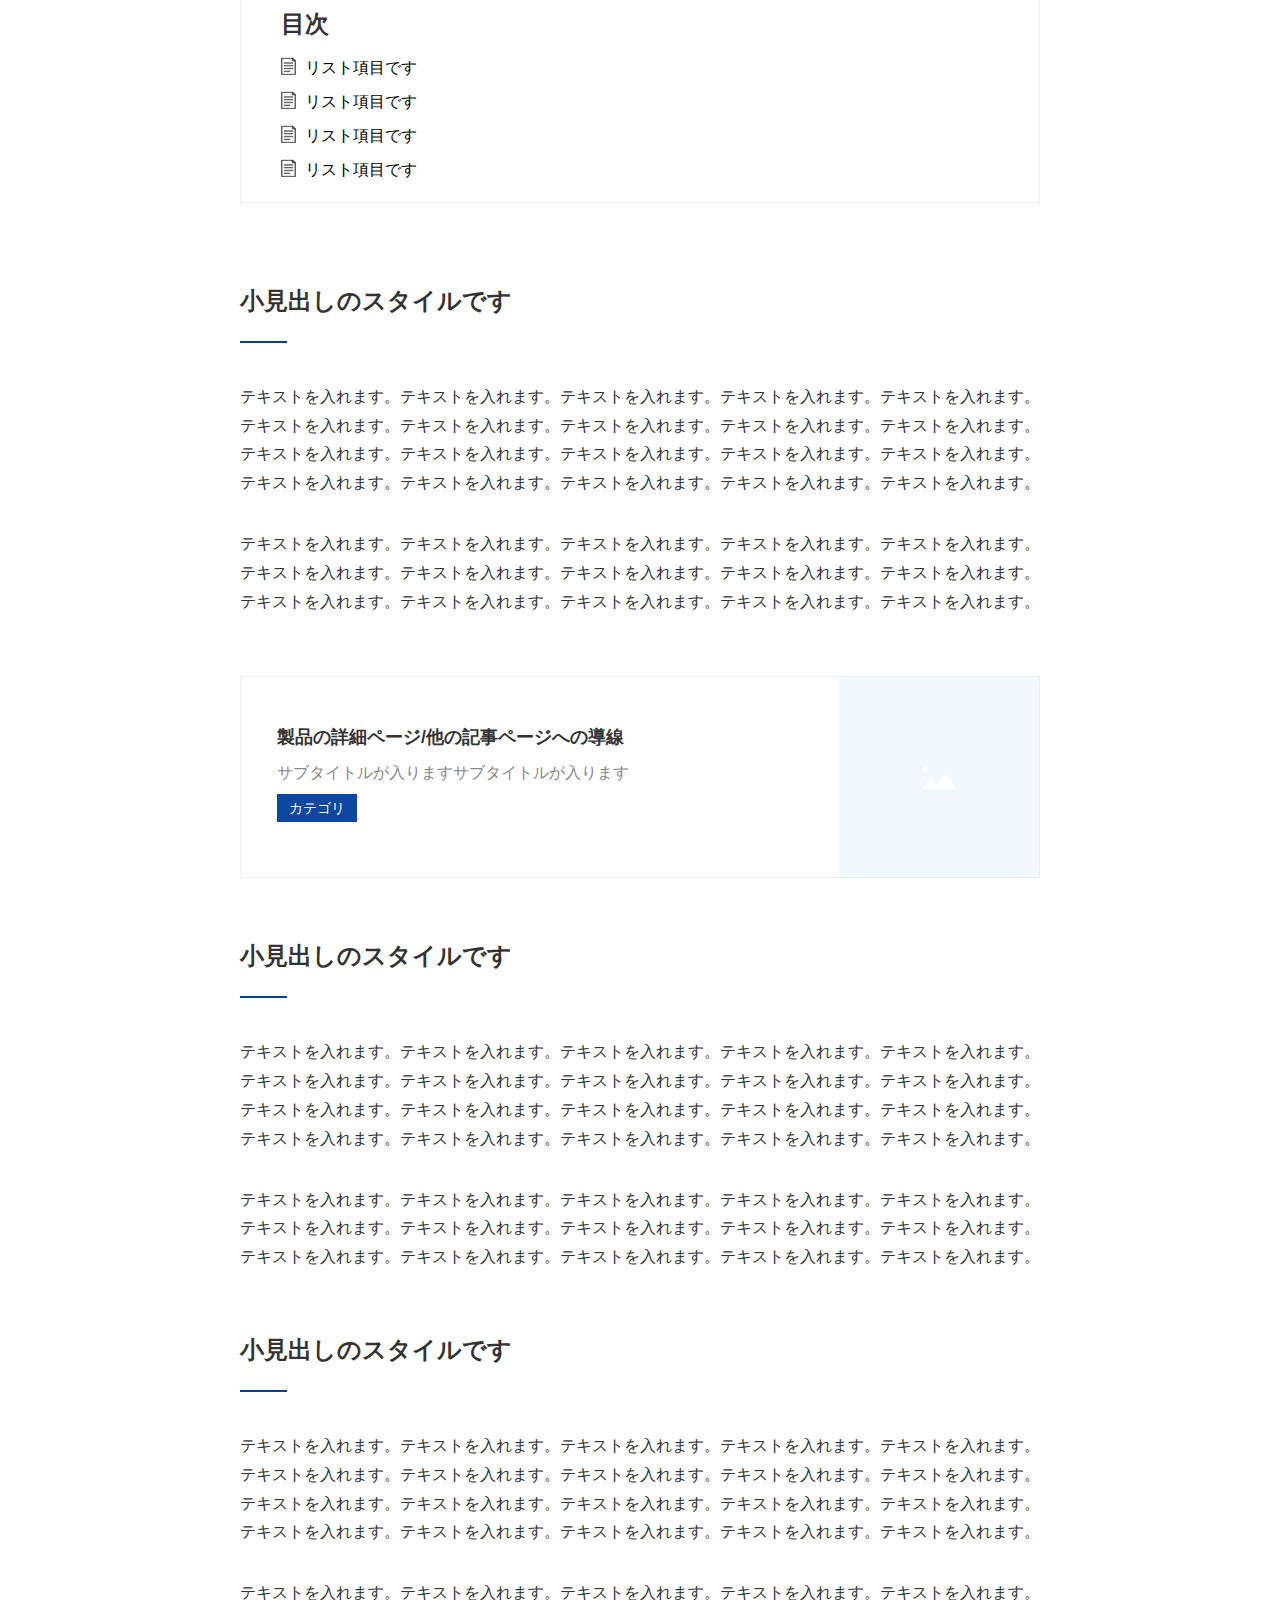
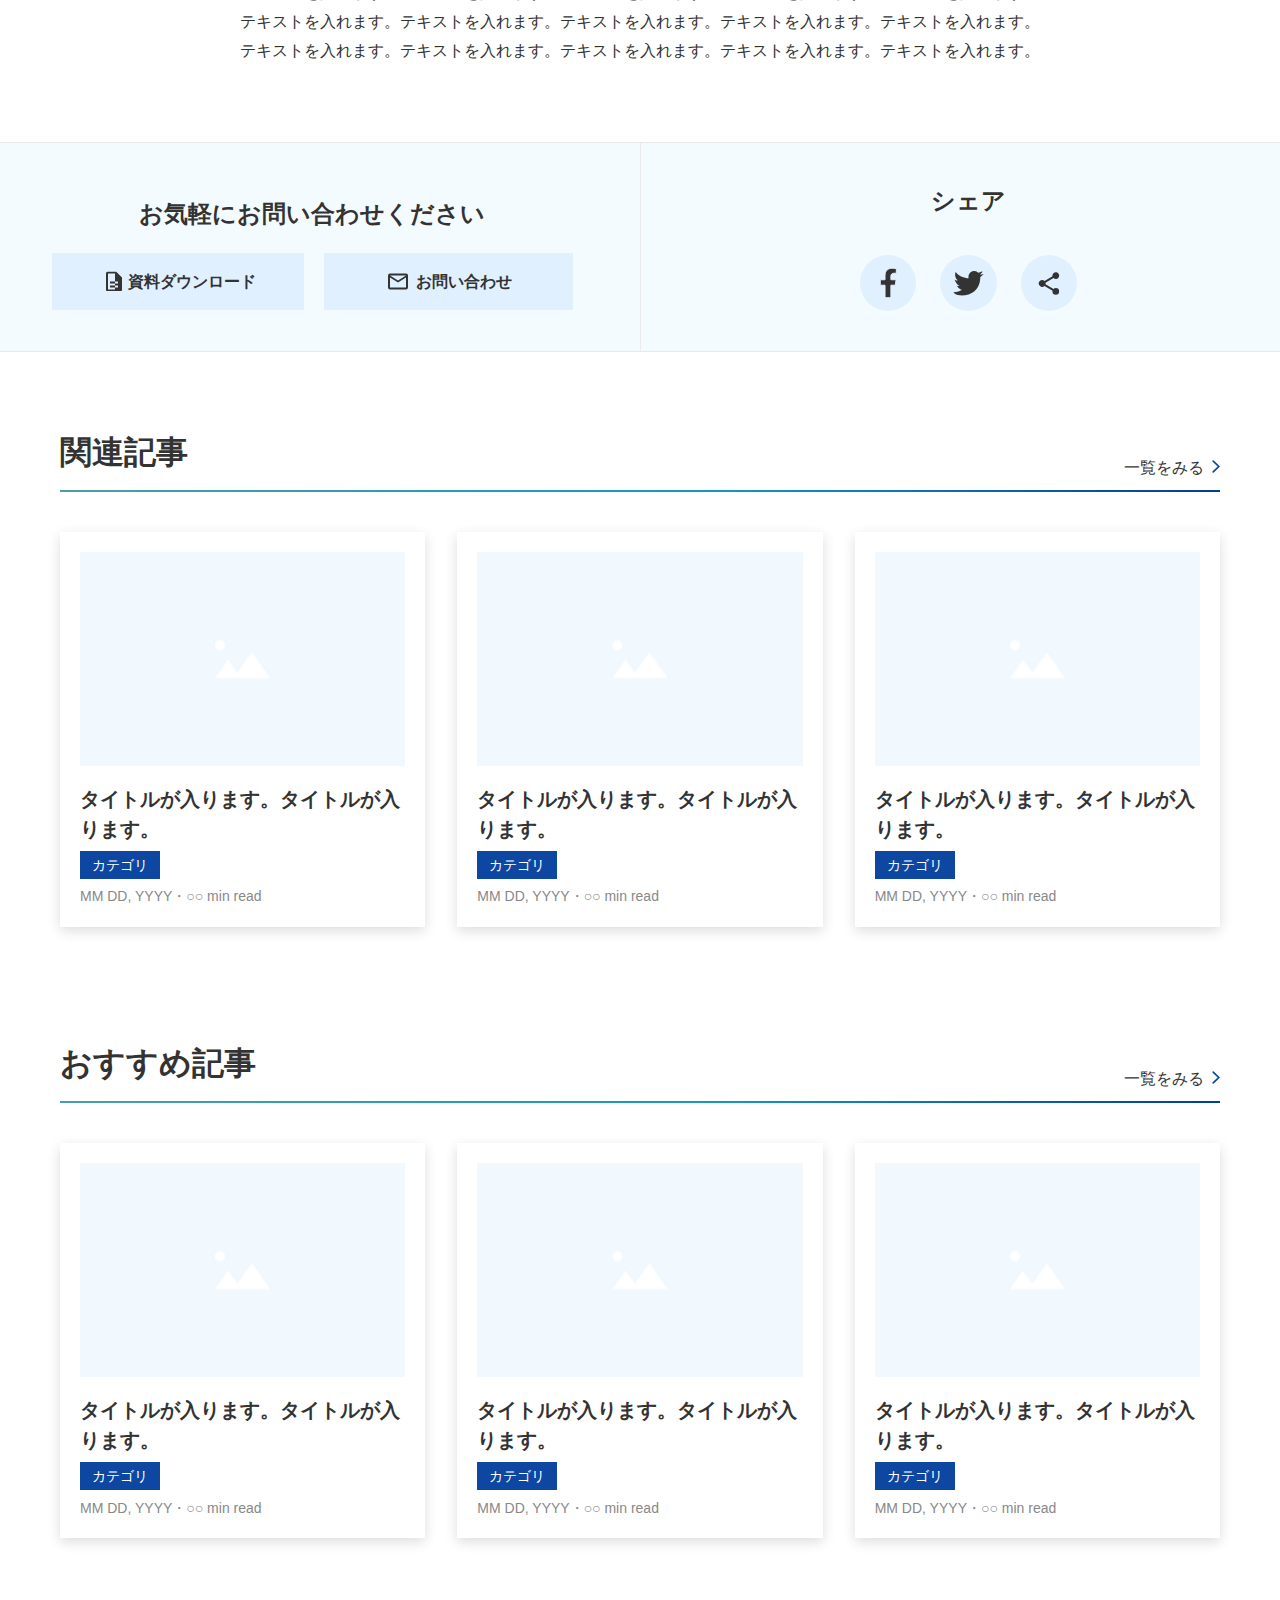
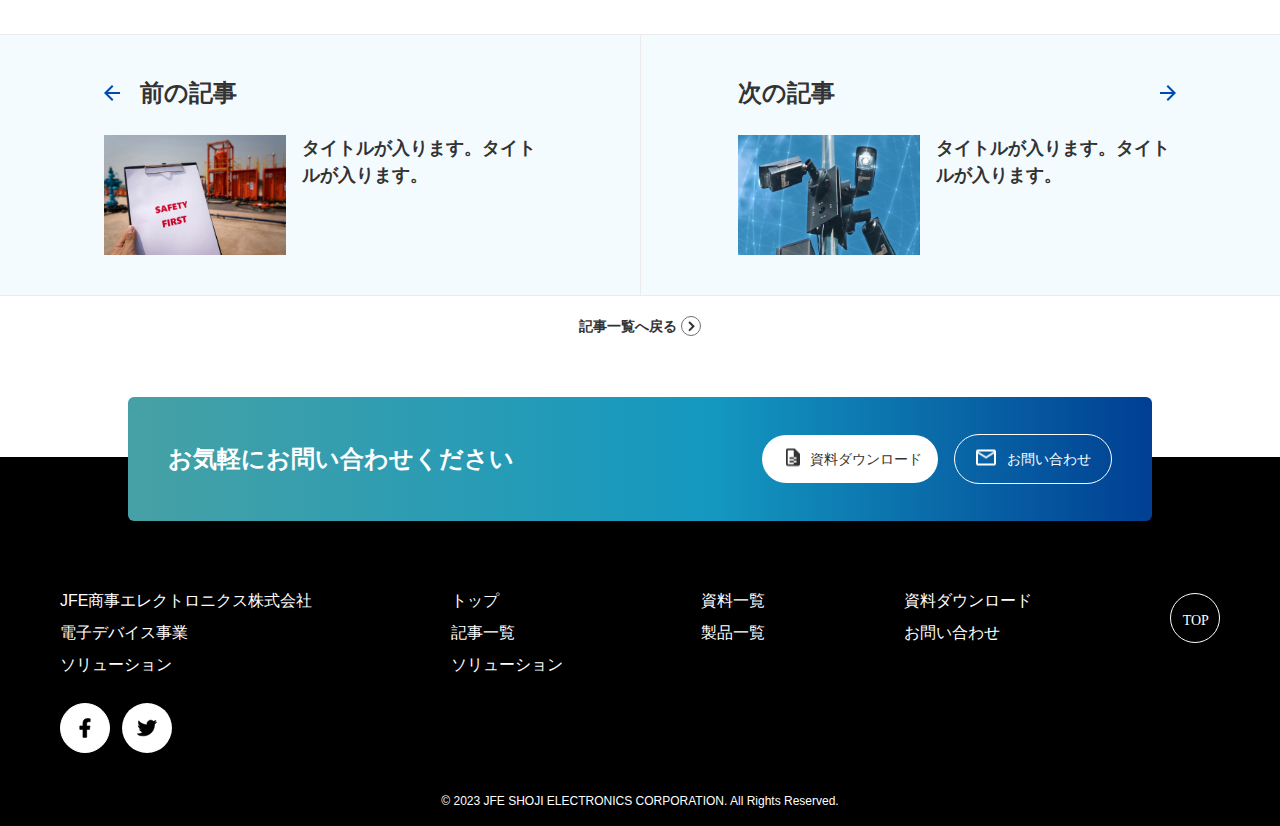
<file: JFE/article.html>
<!-- 
  @Author: Your name
  @Date:   2023-06-05 17:09:20
  @Last Modified by:   Your name
  @Last Modified time: 2023-06-09 10:04:02
-->
<!DOCTYPE html>
<html lang="jp">
  <head>
	<meta charset="UTF-8" />
	<meta http-equiv="X-UA-Compatible" content="IE=edge" />
	<meta name="viewport" content="width=device-width, initial-scale=1.0" />
	<link rel="stylesheet" href="./asset/css/reset.css" />
	<link rel="stylesheet" href="./asset/css/style.css" />
<script src="./asset/js/all.js"></script>
	<title>記事詳細</title>
  </head>
  <body>
	<div id="aa-jfe">
		<header class="header">
			<div class="header__inner">
				<a href="#" class="header__logo pcOnly"
				><span class="img"
					><img src="./asset/img/icon/pcLogo.svg" alt="logo-img" /></span
				></a>
						<a href="#" class="header__logo spOnly"
				><span class="img"
					><img src="./asset/img/icon/spLogo.svg" alt="logo-img" /></span
				></a>
				<ul class="header__menu">
							<li><a href="#" class="spOnly"><span class="img"><img src="./asset/img/icon/spLogo.svg" alt=""></span></a></li>            <li><a class="h6" href="#">
							記事一覧</p></a></li>
				<li><a class="h6" href="#">ソリューション</a></li>
				<li><a class="h6" href="#">資料一覧</a></li>
				<li><a class="h6" href="#">製品一覧</a></li>
				</ul>
				<ul class="header__cta">
				<li><a class="h6" href="#"> 資料ダウンロード</a></li>
				<li><a class="h6" href="#">お問い合わせ</a></li>
				</ul>
			</div>
			<div class="hamburger"><span></span><span></span><span></span></div>
		</header>
		
		<div class="breadcrumb">
			<span>JFE商事</span><span>パンくずリスト</span>
		</div>

		<div class="jfeAA__cta">
			<a href="#">
			<div class="img"><img src="./asset/img/icon/jfeAA_facebook.svg" alt="facebook-img"></div>
			</a>
			<a href="#">
					<div class="img"><img src="./asset/img/icon/jfeAA_twitter.svg" alt="twitter-img"></div>
					</a>
						<a href="#">
			<div class="img"><img src="./asset/img/icon/jfeAA_share.svg" alt="share-img"></div>
			</a>
		</div>
		
		<main class="aa-main">
			<section class="jfeAA-article">
				<div class="inner">
					<div class="containers">
						<div class="jfeAA-article__ttl">
							<h1 class="h1">タイトルが入りますタイトルが入りますタイトルが入ります</h1>
						</div>
						<div class="jfeAA-article__ttlSub">
							<h3 class="h3">サブタイトルが入りますサブタイトルが入ります</h3>
						</div>
						<div class="jfeAA-article__date">
							<p class="font-l">MM DD, YYYY・○○ min read</p>
						</div>
						<div class="jfeAA-article__tag">
							<ul class="tags"> 
								<li class="tag"><a href="#" class="font-s">カテゴリ</a>
								</li>
									<li class="tag"><a href="#" class="font-s">カテゴリ</a>
								</li>
								<li class="share"><a href="#"><img src="./asset/img/icon/share.svg" alt=""></a></li>
								</ul>
							<ul class="tagPros">
								<li class="tagPro">
									<a  href="#" class="font-s">専門用語</a>
								</li>
							</ul>
						</div>
						<div class="jfeAA-article__img"><img src="./asset/img/photo/jfeAA_img.png" alt="jfeAA-img"></div>
						<div class="jfeAA-article__read">
							<h3 class="h3">この記事を読めば分かる！</h3>
							<p class="font-l">テキストを入れます。テキストを入れます。テキストを入れます。テキストを入れます。テキストを入れます。テキストを入れます。テキストを入れます。テキストを入れます。テキストを入れます。テキストを入れます。テキストを入れます。テキストを入れます。テキストを入れます。</p>
						</div>
						<div class="jfeAA-article__recommend">
							<h3 class="h3">この記事は以下のような人におすすめ！
							</h3>
								<ul class="recommend__items">
									<li class="item">リスト項目です</li>
									<li class="item">リスト項目です</li>
									<li class="item">リスト項目です</li>
									<li class="item">リスト項目です</li>
								</ul>
						</div>
						<div class="jfeAA-article__catalog">
							<h3 class="h3">目次
							</h3>
								<ul class="catalog__items">
									<li class="item">リスト項目です</li>
									<li class="item">リスト項目です</li>
									<li class="item">リスト項目です</li>
									<li class="item">リスト項目です</li>
								</ul>
						</div>
						<div class="jfeAA-article__article">
							<h3 class="h3">小見出しのスタイルです
							</h3>
								<p class="font-l">テキストを入れます。テキストを入れます。テキストを入れます。テキストを入れます。テキストを入れます。テキストを入れます。テキストを入れます。テキストを入れます。テキストを入れます。テキストを入れます。テキストを入れます。テキストを入れます。テキストを入れます。テキストを入れます。テキストを入れます。テキストを入れます。テキストを入れます。テキストを入れます。テキストを入れます。テキストを入れます。</p>
								<p class="font-l">テキストを入れます。テキストを入れます。テキストを入れます。テキストを入れます。テキストを入れます。テキストを入れます。テキストを入れます。テキストを入れます。テキストを入れます。テキストを入れます。テキストを入れます。テキストを入れます。テキストを入れます。テキストを入れます。テキストを入れます。</p>
						</div>
						<a class="jfeAA-article__seeMore" href="#">
							<div class="seeMore__cnt">
								<h5 class="h5">製品の詳細ページ/他の記事ページへの導線</h5>
								<div class="font-l">サブタイトルが入りますサブタイトルが入ります</div>
								<ul class="tag"> <p class="font-s" >カテゴリ</p> </ul>
							</div>
							<div class="seeMore__img"><img src="./asset/img/photo/jfeAA_seeMore_img.png" alt="seeMore-img"></div>
						</a>
						<div class="jfeAA-article__article">
							<h3 class="h3">小見出しのスタイルです
							</h3>
								<p class="font-l">テキストを入れます。テキストを入れます。テキストを入れます。テキストを入れます。テキストを入れます。テキストを入れます。テキストを入れます。テキストを入れます。テキストを入れます。テキストを入れます。テキストを入れます。テキストを入れます。テキストを入れます。テキストを入れます。テキストを入れます。テキストを入れます。テキストを入れます。テキストを入れます。テキストを入れます。テキストを入れます。</p>
								<p class="font-l">テキストを入れます。テキストを入れます。テキストを入れます。テキストを入れます。テキストを入れます。テキストを入れます。テキストを入れます。テキストを入れます。テキストを入れます。テキストを入れます。テキストを入れます。テキストを入れます。テキストを入れます。テキストを入れます。テキストを入れます。</p>
						</div>
						<div class="jfeAA-article__article">
							<h3 class="h3">小見出しのスタイルです
							</h3>
								<p class="font-l">テキストを入れます。テキストを入れます。テキストを入れます。テキストを入れます。テキストを入れます。テキストを入れます。テキストを入れます。テキストを入れます。テキストを入れます。テキストを入れます。テキストを入れます。テキストを入れます。テキストを入れます。テキストを入れます。テキストを入れます。テキストを入れます。テキストを入れます。テキストを入れます。テキストを入れます。テキストを入れます。</p>
								<p class="font-l">テキストを入れます。テキストを入れます。テキストを入れます。テキストを入れます。テキストを入れます。テキストを入れます。テキストを入れます。テキストを入れます。テキストを入れます。テキストを入れます。テキストを入れます。テキストを入れます。テキストを入れます。テキストを入れます。テキストを入れます。</p>
						</div>
					</div>
				</div>
			</section>
			<section class="jfeAA-cta row">
				<div class="jfeAA-cta__contact col-6">
					<h3 class="h3">お気軽にお問い合わせください</h3>
					<ul class="btn">
						<li class="date"><a class="font-l" href="#">資料ダウンロード</a></li>
						<li class="email"><a class="font-l" href="#">お問い合わせ</a></li>
					</ul>
				</div>
				<div class="jfeAA-cta__share col-6">
					<h3 class="h3">シェア</h3>
					<ul class="sns">
						<li>
								<a href="#">
							<img src="./asset/img/icon/jfeAA_facebook_blue.svg" alt="facebook-img">
						</a>
						</li>
							<li>
								<a href="#">
								<img src="./asset/img/icon/jfeAA_twitter_blue.svg" alt="twitter-img">
							</a>
							</li>
								<li>
									<a href="#">
									<img src="./asset/img/icon/jfeAA_share_blue.svg" alt="share-img">
								</a>
								</li>
					</ul>
				</div>
			</section>
			<section class="jfeAA-relateArticle">
				<div class="inner">
					<div class="container">
						<div class="jfeAA-relateArticle__ttl">
						<h2 class="h2">関連記事</h2>
						<div class="link"><a href="#">一覧をみる</a></div>
						</div>
						<ul class="relateArticle__items row">
							<li class="col-4">
								<a href="#">
								<div class="item">
									<div class="img">
										<img
										src="./asset/img/photo/article_img.png"
										alt="article_img"/>
									</div>
									<h4 class="h4">
										タイトルが入ります。タイトルが入ります。
									</h4>
									<div class="tags">
										<div class="tag font-s">
										<p class="font-s">カテゴリ</p>
										</div>
									</div>
									<div class="date font-s">
										<p class="font-s">MM DD, YYYY・○○ min read</p>
									</div>
								</div>
							</a>
								</li>
								<li class="col-4">
								<a href="#">
								<div class="item">
									<div class="img">
										<img
										src="./asset/img/photo/article_img.png"
										alt="article_img"/>
									</div>
									<h4 class="h4">
										タイトルが入ります。タイトルが入ります。
									</h4>
									<div class="tags">
										<div class="tag font-s">
										<p class="font-s">カテゴリ</p>
										</div>
									</div>
									<div class="date font-s">
										<p class="font-s">MM DD, YYYY・○○ min read</p>
									</div>
								</div>
							</a>
								</li>
								<li class="col-4">
								<a href="#">
								<div class="item">
									<div class="img">
										<img
										src="./asset/img/photo/article_img.png"
										alt="article_img"/>
									</div>
									<h4 class="h4">
										タイトルが入ります。タイトルが入ります。
									</h4>
									<div class="tags">
										<div class="tag font-s">
										<p class="font-s">カテゴリ</p>
										</div>
									</div>
									<div class="date font-s">
										<p class="font-s">MM DD, YYYY・○○ min read</p>
									</div>
								</div>
							</a>
								</li>
						</ul>
					</div>
					</div>
			</section>
			<section class="jfeAA-recommendArticle">
				<div class="inner">
					<div class="container">
						<div class="jfeAA-recommendArticle__ttl">
					<h2 class="h2">おすすめ記事</h2>
					<div class="link"><a href="#">一覧をみる</a></div>
						</div>
						<ul class="recommendArticle__items row">
							<li class="col-4">
							<a href="#">
							<div class="item">
								<div class="img">
									<img
									src="./asset/img/photo/article_img.png"
									alt="article_img"/>
								</div>
								<h4 class="h4">
									タイトルが入ります。タイトルが入ります。
								</h4>
								<div class="tags">
									<div class="tag font-s">
									<p class="font-s">カテゴリ</p>
									</div>
								</div>
								<div class="date font-s">
									<p class="font-s">MM DD, YYYY・○○ min read</p>
								</div>
							</div>
						</a>
							</li>
							<li class="col-4">
							<a href="#">
							<div class="item">
								<div class="img">
									<img
									src="./asset/img/photo/article_img.png"
									alt="article_img"/>
								</div>
								<h4 class="h4">
									タイトルが入ります。タイトルが入ります。
								</h4>
								<div class="tags">
									<div class="tag font-s">
									<p class="font-s">カテゴリ</p>
									</div>
								</div>
								<div class="date font-s">
									<p class="font-s">MM DD, YYYY・○○ min read</p>
								</div>
							</div>
						</a>
							</li>
							<li class="col-4">
							<a href="#">
							<div class="item">
								<div class="img">
									<img
									src="./asset/img/photo/article_img.png"
									alt="article_img"/>
								</div>
								<h4 class="h4">
									タイトルが入ります。タイトルが入ります。
								</h4>
								<div class="tags">
									<div class="tag font-s">
									<p class="font-s">カテゴリ</p>
									</div>
								</div>
								<div class="date font-s">
									<p class="font-s">MM DD, YYYY・○○ min read</p>
								</div>
							</div>
						</a>
							</li>
						</ul>
					</div>
				</div>
			</section>
			<section class="article__pageNav row">
				<div class="before col-6">
					<a href="#">
					<h3 class="h3">前の記事</h3>
					<div class="cnt">
						<div class="cnt__img"><img src="./asset/img/photo/pageNav__before.png" alt="before-img"></div>
						<div class="cnt__ttl">
							<h5 class="h5">タイトルが入ります。タイトルが入ります。</h5>
						</div>
					</div>
				</a>
				</div>
				<div class="next col-6">
					<a href="#">
						<h3 class="h3">次の記事</h3>
					<div class="cnt">
						<div class="cnt__img"><img src="./asset/img/photo/pageNav__next.png" alt="before-img"></div>
						<div class="cnt__ttl">
							<h5 class="h5">タイトルが入ります。タイトルが入ります。</h5>
						</div>
					</div>
					</a>
				</div>
			</section>
			<section class="back">
				<div class="back__link">
					<a  class="h6" href="#">記事一覧へ戻る</a>
					</div>
			</section>
		</main>

		
		<footer class="footer">
				<div class="inner">
					<div class="container">

						<div class="footer__cta">
							<h3 class="h3">お気軽にお問い合わせください</h3>
							<ul class="ctas">
								<li class="data"><a href="#">資料ダウンロード</a></li>
									<li class="contact"><a href="#">お問い合わせ</a></li>
							</ul>
						</div>
						<div class="footer__wrap">
						<div class="footer__menu">

								<ul class="menu__wrap">
									<li class="menu__cnt">
										<ul class="menu__items">
											<li class="item"> <a href="#">JFE商事エレクトロニクス株式会社</a> </li><li class="item"> <a href="#">電子デバイス事業</a> </li><li class="item"> <a href="#"> ソリューション</a> </li>
										</ul>
									</li>
									<li class="menu__cnt">
										<ul class="menu__items">
											<li class="item"> <a href="#">トップ
	</a> </li>
	<li class="item"> <a href="#">記事一覧
	</a> </li>
	<li class="item"> <a href="#"> ソリューション</a> </li>
										</ul>
									</li>
									<li class="menu__cnt">
										<ul class="menu__items">
											<li class="item"> <a href="#">資料一覧
	</a> </li>
	<li class="item"> <a href="#">製品一覧
	</a> </li>
										</ul>
									</li>
										<li class="menu__cnt">
										<ul class="menu__items">
											<li class="item"> <a href="#">資料ダウンロード
	</a> </li>
	<li class="item"> <a href="#">お問い合わせ
	</a> </li>
										</ul>
									</li>
									<li class="menu__cnt">
										<div class="img"><img src="./asset/img/icon/top.svg" alt="top-img"></div>
									</li>
								</ul>
								<div class="footer__sns">
									<div class="facebook">
										<a href="#">
										<div class="img"><img src="./asset/img/icon/footer_facebook.png" alt="facebook-img">
										</div></a>
									</div>
									<div class="twitter">
										<a href="#">
										<div class="img">
											<img src="./asset/img/icon/footer_twitter.png" alt="twitter-img">
										</div>
										</a>
									</div>
								</div>
								<div class="copyright">
									<p>© 2023 JFE SHOJI ELECTRONICS CORPORATION. All Rights Reserved.</p>

							</div>
						</div>
					</div>
					</div>
				</div>
		</footer>

		
	</div>
  </body>
</html>
</file>
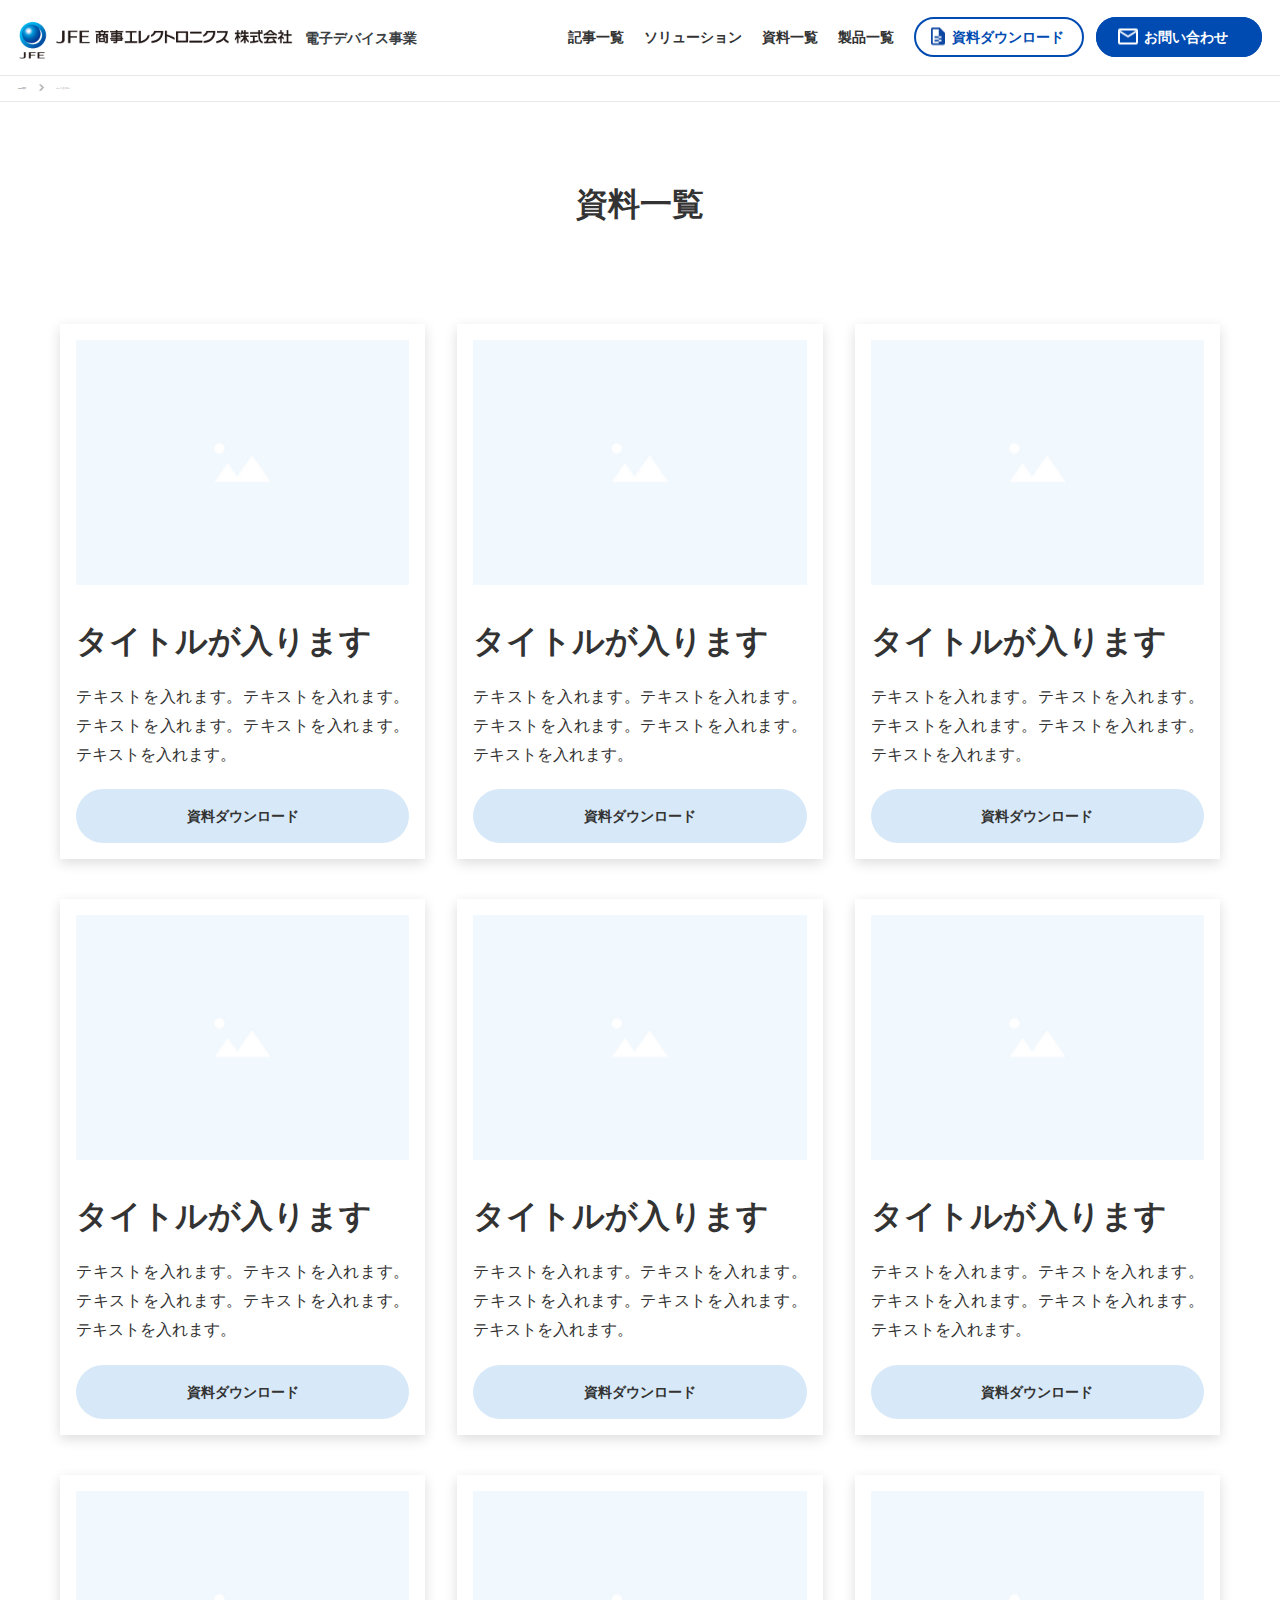
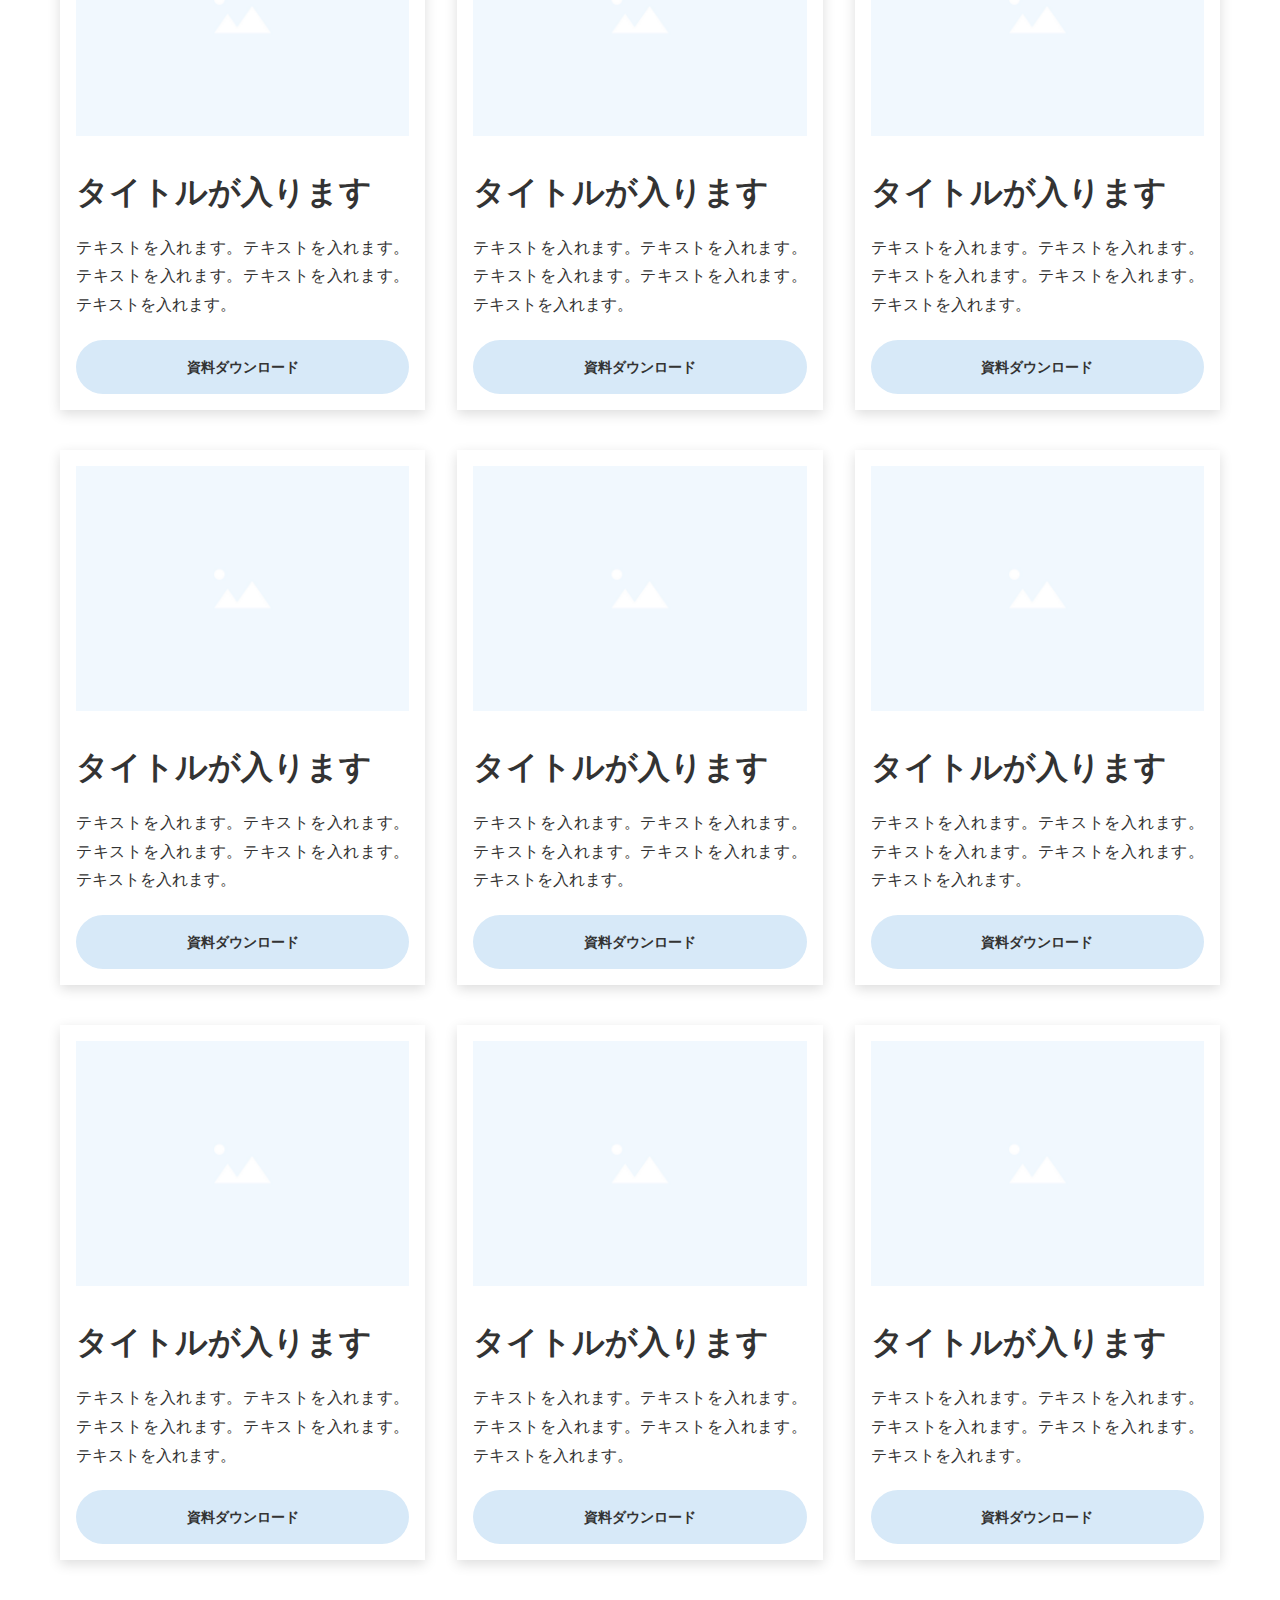
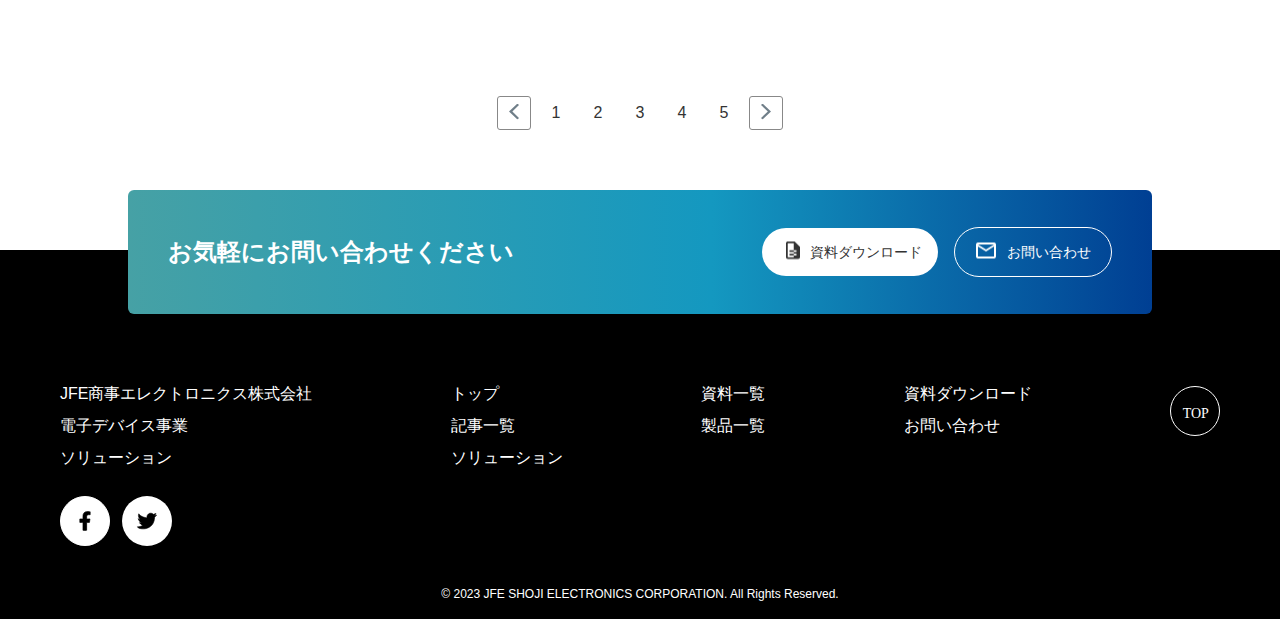
<file: JFE/data-archive.html>
<!-- 
  @Author: Your name
  @Date:   2023-06-05 17:09:20
  @Last Modified by:   Your name
  @Last Modified time: 2023-06-09 09:50:49
-->
<!DOCTYPE html>
<html lang="jp">
  <head>
	<meta charset="UTF-8" />
	<meta http-equiv="X-UA-Compatible" content="IE=edge" />
	<meta name="viewport" content="width=device-width, initial-scale=1.0" />
	<link rel="stylesheet" href="./asset/css/reset.css" />
	<link rel="stylesheet" href="./asset/css/style.css" />
<script src="./asset/js/all.js"></script>
	<title>資料一覧</title>
<div id="d-jfe">
	<header class="header">
		<div class="header__inner">
		  <a href="#" class="header__logo pcOnly"
			><span class="img"
			  ><img src="./asset/img/icon/pcLogo.svg" alt="logo-img" /></span
		  ></a>
					 <a href="#" class="header__logo spOnly"
			><span class="img"
			  ><img src="./asset/img/icon/spLogo.svg" alt="logo-img" /></span
		  ></a>
		  <ul class="header__menu">
						<li><a href="#" class="spOnly"><span class="img"><img src="./asset/img/icon/spLogo.svg" alt=""></span></a></li>            <li><a class="h6" href="#">
							 記事一覧</p></a></li>
			<li><a class="h6" href="#">ソリューション</a></li>
			<li><a class="h6" href="#">資料一覧</a></li>
			<li><a class="h6" href="#">製品一覧</a></li>
		  </ul>
		  <ul class="header__cta">
			<li><a class="h6" href="#"> 資料ダウンロード</a></li>
			<li><a class="h6" href="#">お問い合わせ</a></li>
		  </ul>
		</div>
		<div class="hamburger"><span></span><span></span><span></span></div>
	  </header>
 <div class="breadcrumb">
        <span>JFE商事</span><span>パンくずリスト</span>
      </div>
	  <main class="d-main">
    <div class="data-ttl">
			<div class="container">
			<h1 class="h2">資料一覧</h1>
			</div>
		</div>
				<section class="jfeD-data">
					<div class="inner">
						<div class="container">
							<ul class="data__items row">
								<li class="col-4">
									<a href="#">
										<div class="item">
											<div class="data__img"><img src="./asset/img/photo/jfeD_img.png" alt="jfeD-img"></div>
											<div class="data__ttl">
												<h2 class="h2">タイトルが入ります</h2>
											</div>
											<div class="data__txt">
												<p class="font-l">テキストを入れます。テキストを入れます。テキストを入れます。テキストを入れます。テキストを入れます。</p>
											</div>
											<div class="data__btn"> <h5 class="h5"> 資料ダウンロード</h5></div>
										</div>
									</a>
								</li>
										<li class="col-4">
									<a href="#">
										<div class="item">
											<div class="data__img"><img src="./asset/img/photo/jfeD_img.png" alt="jfeD-img"></div>
											<div class="data__ttl">
												<h2 class="h2">タイトルが入ります</h2>
											</div>
											<div class="data__txt">
												<p class="font-l">テキストを入れます。テキストを入れます。テキストを入れます。テキストを入れます。テキストを入れます。</p>
											</div>
											<div class="data__btn"> <h5 class="h5"> 資料ダウンロード</h5></div>
										</div>
									</a>
								</li>
										<li class="col-4">
									<a href="#">
										<div class="item">
											<div class="data__img"><img src="./asset/img/photo/jfeD_img.png" alt="jfeD-img"></div>
											<div class="data__ttl">
												<h2 class="h2">タイトルが入ります</h2>
											</div>
											<div class="data__txt">
												<p class="font-l">テキストを入れます。テキストを入れます。テキストを入れます。テキストを入れます。テキストを入れます。</p>
											</div>
											<div class="data__btn"> <h5 class="h5"> 資料ダウンロード</h5></div>
										</div>
									</a>
								</li>
									<li class="col-4">
									<a href="#">
										<div class="item">
											<div class="data__img"><img src="./asset/img/photo/jfeD_img.png" alt="jfeD-img"></div>
											<div class="data__ttl">
												<h2 class="h2">タイトルが入ります</h2>
											</div>
											<div class="data__txt">
												<p class="font-l">テキストを入れます。テキストを入れます。テキストを入れます。テキストを入れます。テキストを入れます。</p>
											</div>
											<div class="data__btn"> <h5 class="h5"> 資料ダウンロード</h5></div>
										</div>
									</a>
								</li>
										<li class="col-4">
									<a href="#">
										<div class="item">
											<div class="data__img"><img src="./asset/img/photo/jfeD_img.png" alt="jfeD-img"></div>
											<div class="data__ttl">
												<h2 class="h2">タイトルが入ります</h2>
											</div>
											<div class="data__txt">
												<p class="font-l">テキストを入れます。テキストを入れます。テキストを入れます。テキストを入れます。テキストを入れます。</p>
											</div>
											<div class="data__btn"> <h5 class="h5"> 資料ダウンロード</h5></div>
										</div>
									</a>
								</li>
										<li class="col-4">
									<a href="#">
										<div class="item">
											<div class="data__img"><img src="./asset/img/photo/jfeD_img.png" alt="jfeD-img"></div>
											<div class="data__ttl">
												<h2 class="h2">タイトルが入ります</h2>
											</div>
											<div class="data__txt">
												<p class="font-l">テキストを入れます。テキストを入れます。テキストを入れます。テキストを入れます。テキストを入れます。</p>
											</div>
											<div class="data__btn"> <h5 class="h5"> 資料ダウンロード</h5></div>
										</div>
									</a>
								</li>
									<li class="col-4">
									<a href="#">
										<div class="item">
											<div class="data__img"><img src="./asset/img/photo/jfeD_img.png" alt="jfeD-img"></div>
											<div class="data__ttl">
												<h2 class="h2">タイトルが入ります</h2>
											</div>
											<div class="data__txt">
												<p class="font-l">テキストを入れます。テキストを入れます。テキストを入れます。テキストを入れます。テキストを入れます。</p>
											</div>
											<div class="data__btn"> <h5 class="h5"> 資料ダウンロード</h5></div>
										</div>
									</a>
								</li>
										<li class="col-4">
									<a href="#">
										<div class="item">
											<div class="data__img"><img src="./asset/img/photo/jfeD_img.png" alt="jfeD-img"></div>
											<div class="data__ttl">
												<h2 class="h2">タイトルが入ります</h2>
											</div>
											<div class="data__txt">
												<p class="font-l">テキストを入れます。テキストを入れます。テキストを入れます。テキストを入れます。テキストを入れます。</p>
											</div>
											<div class="data__btn"> <h5 class="h5"> 資料ダウンロード</h5></div>
										</div>
									</a>
								</li>
										<li class="col-4">
									<a href="#">
										<div class="item">
											<div class="data__img"><img src="./asset/img/photo/jfeD_img.png" alt="jfeD-img"></div>
											<div class="data__ttl">
												<h2 class="h2">タイトルが入ります</h2>
											</div>
											<div class="data__txt">
												<p class="font-l">テキストを入れます。テキストを入れます。テキストを入れます。テキストを入れます。テキストを入れます。</p>
											</div>
											<div class="data__btn"> <h5 class="h5"> 資料ダウンロード</h5></div>
										</div>
									</a>
								</li>
									<li class="col-4">
									<a href="#">
										<div class="item">
											<div class="data__img"><img src="./asset/img/photo/jfeD_img.png" alt="jfeD-img"></div>
											<div class="data__ttl">
												<h2 class="h2">タイトルが入ります</h2>
											</div>
											<div class="data__txt">
												<p class="font-l">テキストを入れます。テキストを入れます。テキストを入れます。テキストを入れます。テキストを入れます。</p>
											</div>
											<div class="data__btn"> <h5 class="h5"> 資料ダウンロード</h5></div>
										</div>
									</a>
								</li>
										<li class="col-4">
									<a href="#">
										<div class="item">
											<div class="data__img"><img src="./asset/img/photo/jfeD_img.png" alt="jfeD-img"></div>
											<div class="data__ttl">
												<h2 class="h2">タイトルが入ります</h2>
											</div>
											<div class="data__txt">
												<p class="font-l">テキストを入れます。テキストを入れます。テキストを入れます。テキストを入れます。テキストを入れます。</p>
											</div>
											<div class="data__btn"> <h5 class="h5"> 資料ダウンロード</h5></div>
										</div>
									</a>
								</li>
										<li class="col-4">
									<a href="#">
										<div class="item">
											<div class="data__img"><img src="./asset/img/photo/jfeD_img.png" alt="jfeD-img"></div>
											<div class="data__ttl">
												<h2 class="h2">タイトルが入ります</h2>
											</div>
											<div class="data__txt">
												<p class="font-l">テキストを入れます。テキストを入れます。テキストを入れます。テキストを入れます。テキストを入れます。</p>
											</div>
											<div class="data__btn"> <h5 class="h5"> 資料ダウンロード</h5></div>
										</div>
									</a>
								</li>
									<li class="col-4">
									<a href="#">
										<div class="item">
											<div class="data__img"><img src="./asset/img/photo/jfeD_img.png" alt="jfeD-img"></div>
											<div class="data__ttl">
												<h2 class="h2">タイトルが入ります</h2>
											</div>
											<div class="data__txt">
												<p class="font-l">テキストを入れます。テキストを入れます。テキストを入れます。テキストを入れます。テキストを入れます。</p>
											</div>
											<div class="data__btn"> <h5 class="h5"> 資料ダウンロード</h5></div>
										</div>
									</a>
								</li>
										<li class="col-4">
									<a href="#">
										<div class="item">
											<div class="data__img"><img src="./asset/img/photo/jfeD_img.png" alt="jfeD-img"></div>
											<div class="data__ttl">
												<h2 class="h2">タイトルが入ります</h2>
											</div>
											<div class="data__txt">
												<p class="font-l">テキストを入れます。テキストを入れます。テキストを入れます。テキストを入れます。テキストを入れます。</p>
											</div>
											<div class="data__btn"> <h5 class="h5"> 資料ダウンロード</h5></div>
										</div>
									</a>
								</li>
										<li class="col-4">
									<a href="#">
										<div class="item">
											<div class="data__img"><img src="./asset/img/photo/jfeD_img.png" alt="jfeD-img"></div>
											<div class="data__ttl">
												<h2 class="h2">タイトルが入ります</h2>
											</div>
											<div class="data__txt">
												<p class="font-l">テキストを入れます。テキストを入れます。テキストを入れます。テキストを入れます。テキストを入れます。</p>
											</div>
											<div class="data__btn"> <h5 class="h5"> 資料ダウンロード</h5></div>
										</div>
									</a>
								</li>
							</ul>
						</div>
					</div>
				</section>
						<div class="pageNav">
							<ul>
								<li></li>
								<li>1</li>
								<li>2</li>
								<li>3</li>
								<li>4</li>
								<li>5</li>
								<li></li>
							</ul>
						</div>
		</main>
		
<footer class="footer">
				<div class="inner">
					<div class="container">

						<div class="footer__cta">
							<h3 class="h3">お気軽にお問い合わせください</h3>
							<ul class="ctas">
								<li class="data"><a href="#">資料ダウンロード</a></li>
									<li class="contact"><a href="#">お問い合わせ</a></li>
							</ul>
						</div>
						<div class="footer__wrap">
						<div class="footer__menu">

								<ul class="menu__wrap">
									<li class="menu__cnt">
										<ul class="menu__items">
											<li class="item"> <a href="#">JFE商事エレクトロニクス株式会社</a> </li><li class="item"> <a href="#">電子デバイス事業</a> </li><li class="item"> <a href="#"> ソリューション</a> </li>
										</ul>
									</li>
									<li class="menu__cnt">
										<ul class="menu__items">
											<li class="item"> <a href="#">トップ
</a> </li>
<li class="item"> <a href="#">記事一覧
</a> </li>
<li class="item"> <a href="#"> ソリューション</a> </li>
										</ul>
									</li>
									<li class="menu__cnt">
										<ul class="menu__items">
											<li class="item"> <a href="#">資料一覧
</a> </li>
<li class="item"> <a href="#">製品一覧
</a> </li>
										</ul>
									</li>
										<li class="menu__cnt">
										<ul class="menu__items">
											<li class="item"> <a href="#">資料ダウンロード
</a> </li>
<li class="item"> <a href="#">お問い合わせ
</a> </li>
										</ul>
									</li>
									<li class="menu__cnt">
										<div class="img"><img src="./asset/img/icon/top.svg" alt="top-img"></div>
									</li>
								</ul>
								<div class="footer__sns">
									<div class="facebook">
										<div class="img"><img src="./asset/img/icon/footer_facebook.png" alt="facebook-img"></div>
									</div>
									<div class="twitter">
										<div class="img">
											<img src="./asset/img/icon/footer_twitter.png" alt="twitter-img">
										</div>
									</div>
								</div>
								<div class="copyright">
									<p>© 2023 JFE SHOJI ELECTRONICS CORPORATION. All Rights Reserved.</p>

							</div>
						</div>
					</div>
					</div>
				</div>
			</footer>
	
</div>


  </head>
  <body></body>
</html>
</file>
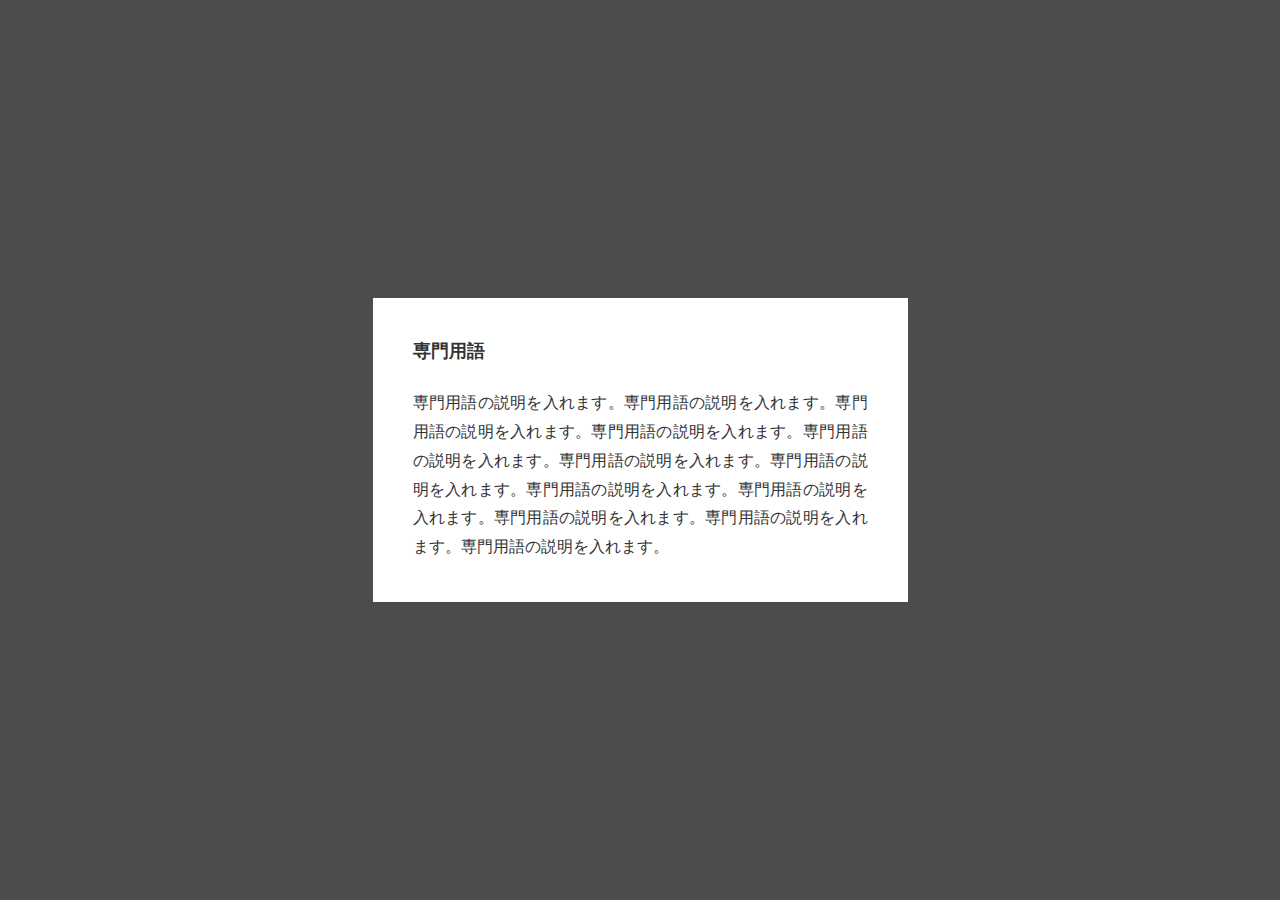
<file: JFE/popUp.html>
<!-- 
  @Author: Your name
  @Date:   2023-06-05 17:09:20
  @Last Modified by:   Your name
  @Last Modified time: 2023-06-09 09:50:56
-->
<!DOCTYPE html>
<html lang="jp">
  <head>
    <meta charset="UTF-8" />
    <meta http-equiv="X-UA-Compatible" content="IE=edge" />
    <meta name="viewport" content="width=device-width, initial-scale=1.0" />
    <link rel="stylesheet" href="./asset/css/reset.css" />
    <link rel="stylesheet" href="./asset/css/style.css" />
    <script src="./asset/js/all.js"></script>
    <title>popUp</title>
    <div class="popUp">
      <div class="inner">
        <div class="container">
          <div class="popUp__wrap">
            <div class="popUp__ttl">
              <h5 class="h5">専門用語</h5>
            </div>
            <div class="popUp__txt">
              <p class="font-l">
                専門用語の説明を入れます。専門用語の説明を入れます。専門用語の説明を入れます。専門用語の説明を入れます。専門用語の説明を入れます。専門用語の説明を入れます。専門用語の説明を入れます。専門用語の説明を入れます。専門用語の説明を入れます。専門用語の説明を入れます。専門用語の説明を入れます。専門用語の説明を入れます。
              </p>
            </div>
          </div>
        </div>
      </div>
    </div>
  </head>
  <body></body>
</html>
</file>
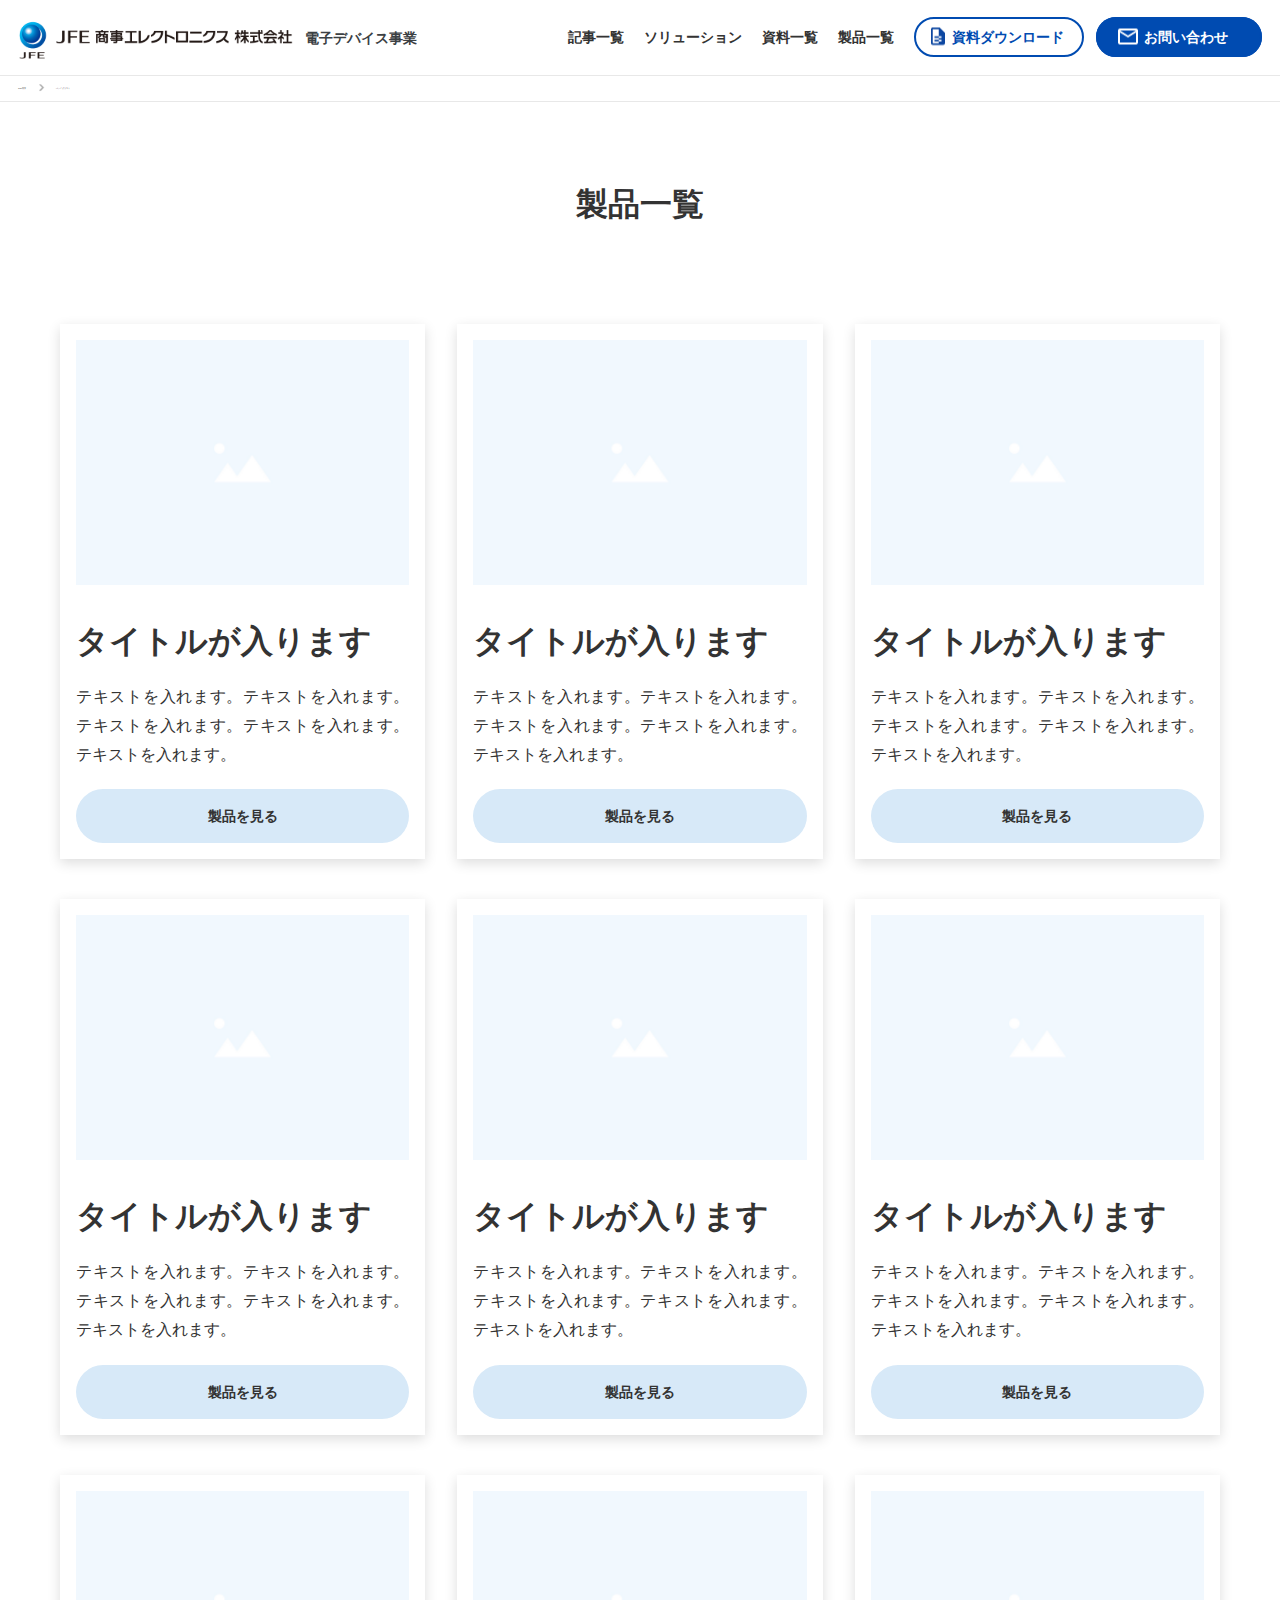
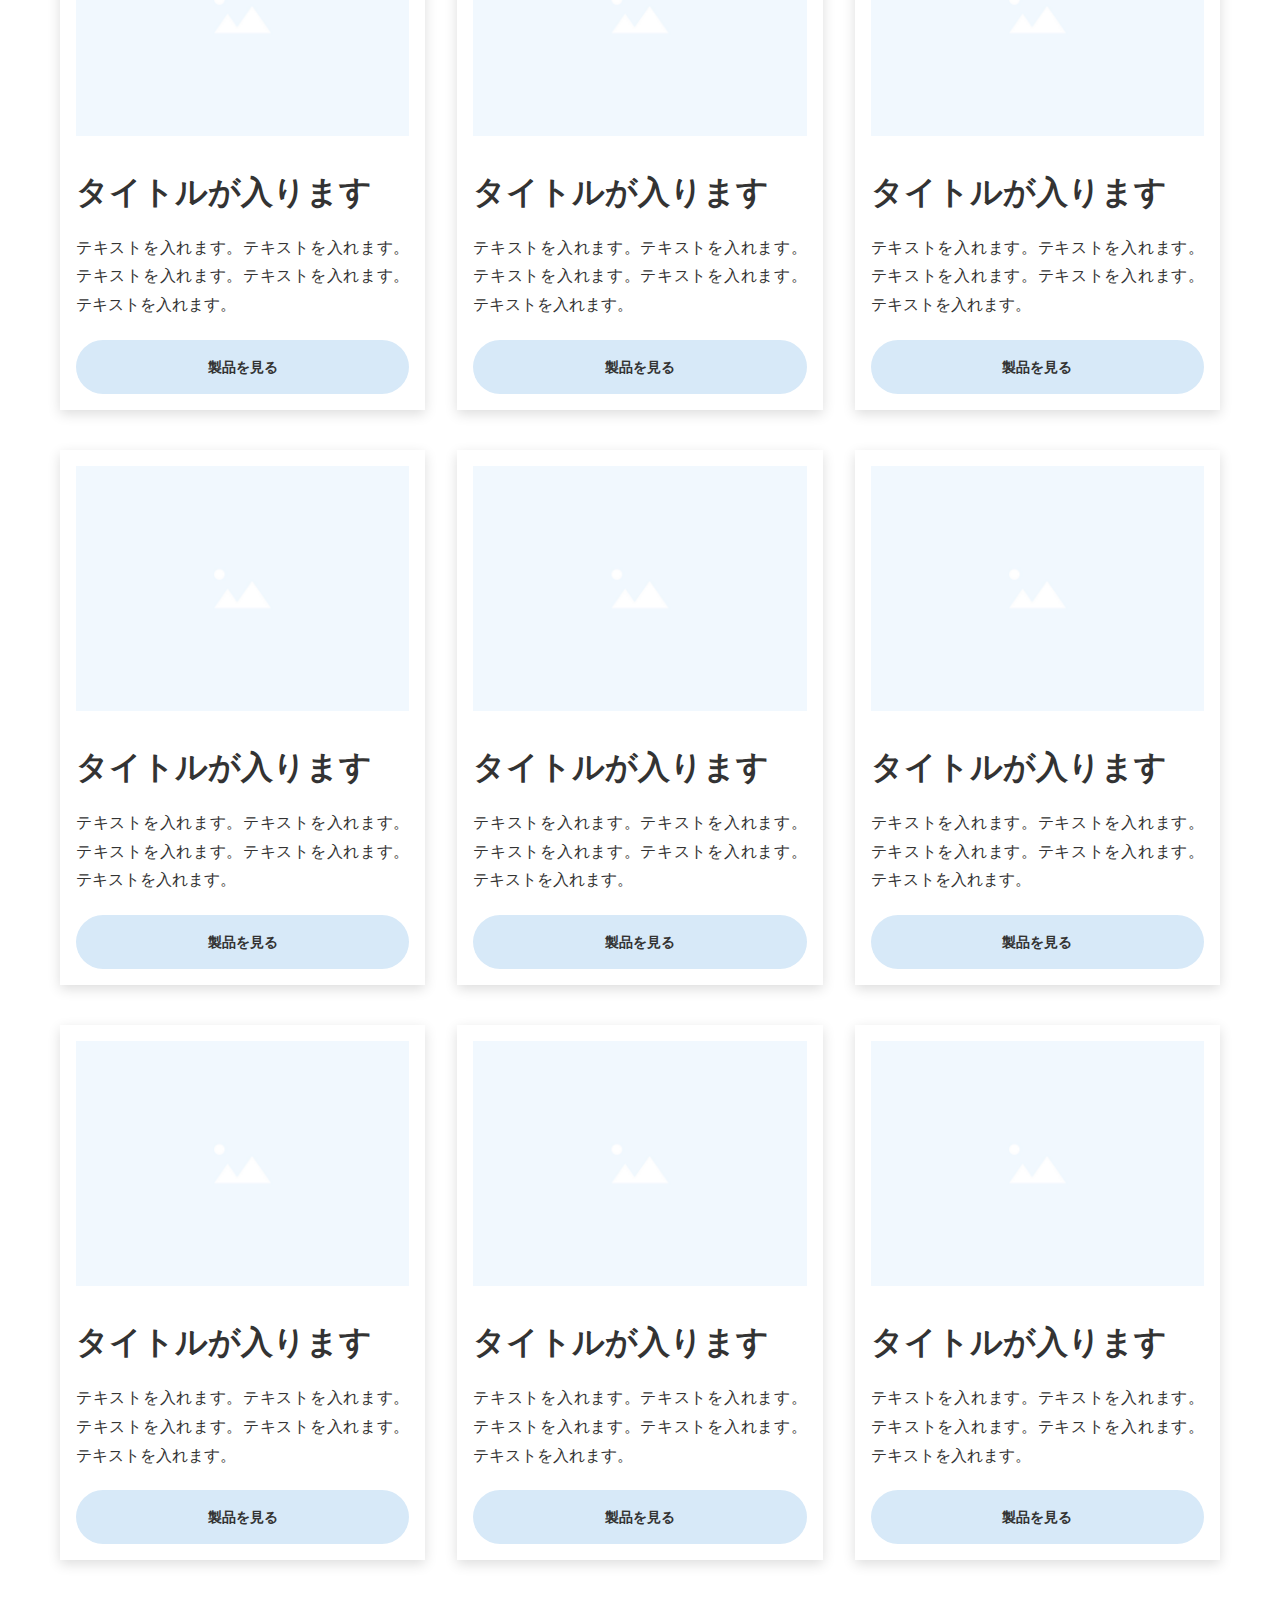
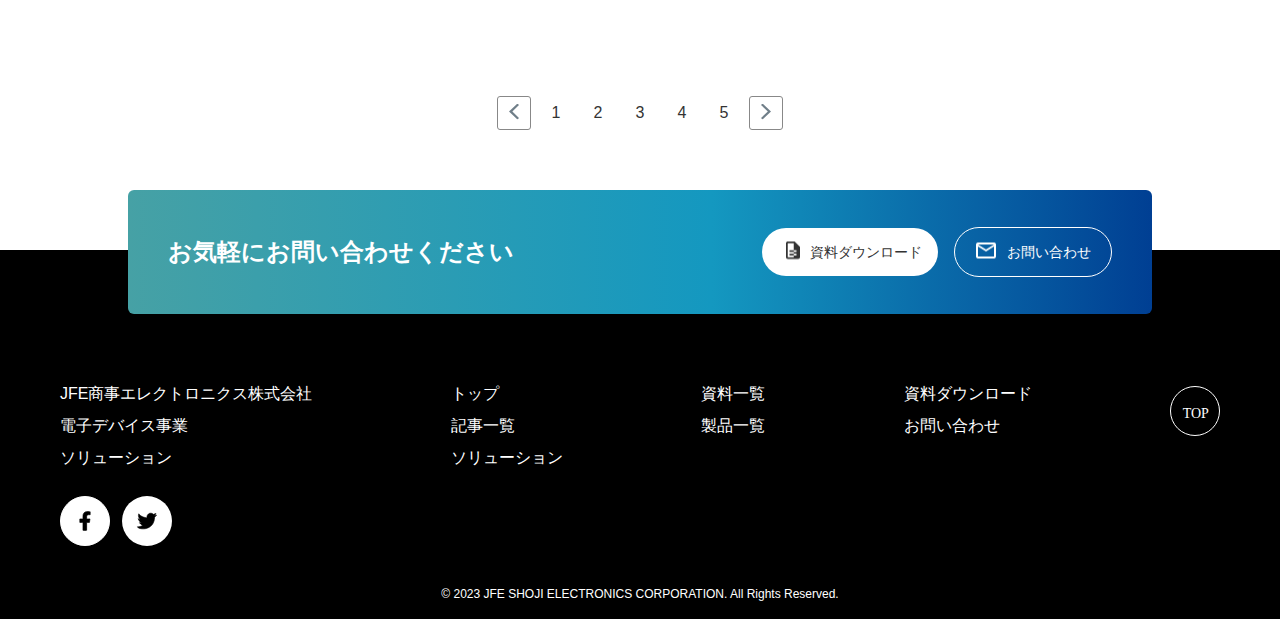
<file: JFE/product-archive.html>
<!-- 
  @Author: Your name
  @Date:   2023-06-05 17:09:20
  @Last Modified by:   Your name
  @Last Modified time: 2023-06-09 09:50:59
-->
<!DOCTYPE html>
<html lang="jp">
  <head>
	<meta charset="UTF-8" />
	<meta http-equiv="X-UA-Compatible" content="IE=edge" />
	<meta name="viewport" content="width=device-width, initial-scale=1.0" />
	<link rel="stylesheet" href="./asset/css/reset.css" />
	<link rel="stylesheet" href="./asset/css/style.css" />
<script src="./asset/js/all.js"></script>
	<title>製品一覧</title>
  </head>
  <body>
		<div id="p-jfe">
			<header class="header">
				<div class="header__inner">
					<a href="#" class="header__logo pcOnly"
					><span class="img"><img src="./asset/img/icon/pcLogo.svg" alt="logo-img" /></span></a>
					<a href="#" class="header__logo spOnly"><span class="img"><img src="./asset/img/icon/spLogo.svg" alt="logo-img" /></span></a>
					<ul class="header__menu">
						<li><a href="#" class="spOnly"><span class="img"><img src="./asset/img/icon/spLogo.svg" alt=""></span></a></li>            
						<li><a class="h6" href="#">記事一覧</p></a></li>
						<li><a class="h6" href="#">ソリューション</a></li>
						<li><a class="h6" href="#">資料一覧</a></li>
						<li><a class="h6" href="#">製品一覧</a></li>
					</ul>
					<ul class="header__cta">
					<li><a class="h6" href="#"> 資料ダウンロード</a></li>
					<li><a class="h6" href="#">お問い合わせ</a></li>
					</ul>
				</div>
				<div class="hamburger"><span></span><span></span><span></span></div>
			</header>
			<div class="breadcrumb">
				<span>JFE商事</span><span>パンくずリスト</span>
			</div>
			<main class="p-main">
				<div class="product-ttl">
					<div class="container">
					<h1 class="h2">製品一覧</h1>
					</div>
				</div>
				<div class="jfeP-product">
					<div class="inner">
						<div class="container">
							<ul class="product__items row">
								<li class="col-4">
										<a href="#">
											<div class="item">
												<div class="product__img"><img src="./asset/img/photo/jfeD_img.png" alt="jfeD-img"></div>
												<div class="product__ttl">
													<h2 class="h2">タイトルが入ります</h2>
												</div>
												<div class="product__txt">
													<p class="font-l">テキストを入れます。テキストを入れます。テキストを入れます。テキストを入れます。テキストを入れます。</p>
												</div>
												<div class="product__btn"> <h5 class="h5"> 製品を見る</h5></div>
											</div>
										</a>
									</li>
										<li class="col-4">
										<a href="#">
											<div class="item">
												<div class="product__img"><img src="./asset/img/photo/jfeD_img.png" alt="jfeD-img"></div>
												<div class="product__ttl">
													<h2 class="h2">タイトルが入ります</h2>
												</div>
												<div class="product__txt">
													<p class="font-l">テキストを入れます。テキストを入れます。テキストを入れます。テキストを入れます。テキストを入れます。</p>
												</div>
												<div class="product__btn"> <h5 class="h5"> 製品を見る</h5></div>
											</div>
										</a>
									</li>
										<li class="col-4">
										<a href="#">
											<div class="item">
												<div class="product__img"><img src="./asset/img/photo/jfeD_img.png" alt="jfeD-img"></div>
												<div class="product__ttl">
													<h2 class="h2">タイトルが入ります</h2>
												</div>
												<div class="product__txt">
													<p class="font-l">テキストを入れます。テキストを入れます。テキストを入れます。テキストを入れます。テキストを入れます。</p>
												</div>
												<div class="product__btn"> <h5 class="h5"> 製品を見る</h5></div>
											</div>
										</a>
									</li>
										<li class="col-4">
										<a href="#">
											<div class="item">
												<div class="product__img"><img src="./asset/img/photo/jfeD_img.png" alt="jfeD-img"></div>
												<div class="product__ttl">
													<h2 class="h2">タイトルが入ります</h2>
												</div>
												<div class="product__txt">
													<p class="font-l">テキストを入れます。テキストを入れます。テキストを入れます。テキストを入れます。テキストを入れます。</p>
												</div>
												<div class="product__btn"> <h5 class="h5"> 製品を見る</h5></div>
											</div>
										</a>
									</li>
										<li class="col-4">
										<a href="#">
											<div class="item">
												<div class="product__img"><img src="./asset/img/photo/jfeD_img.png" alt="jfeD-img"></div>
												<div class="product__ttl">
													<h2 class="h2">タイトルが入ります</h2>
												</div>
												<div class="product__txt">
													<p class="font-l">テキストを入れます。テキストを入れます。テキストを入れます。テキストを入れます。テキストを入れます。</p>
												</div>
												<div class="product__btn"> <h5 class="h5"> 製品を見る</h5></div>
											</div>
										</a>
									</li>
										<li class="col-4">
										<a href="#">
											<div class="item">
												<div class="product__img"><img src="./asset/img/photo/jfeD_img.png" alt="jfeD-img"></div>
												<div class="product__ttl">
													<h2 class="h2">タイトルが入ります</h2>
												</div>
												<div class="product__txt">
													<p class="font-l">テキストを入れます。テキストを入れます。テキストを入れます。テキストを入れます。テキストを入れます。</p>
												</div>
												<div class="product__btn"> <h5 class="h5"> 製品を見る</h5></div>
											</div>
										</a>
									</li>
										<li class="col-4">
										<a href="#">
											<div class="item">
												<div class="product__img"><img src="./asset/img/photo/jfeD_img.png" alt="jfeD-img"></div>
												<div class="product__ttl">
													<h2 class="h2">タイトルが入ります</h2>
												</div>
												<div class="product__txt">
													<p class="font-l">テキストを入れます。テキストを入れます。テキストを入れます。テキストを入れます。テキストを入れます。</p>
												</div>
												<div class="product__btn"> <h5 class="h5"> 製品を見る</h5></div>
											</div>
										</a>
									</li>
										<li class="col-4">
										<a href="#">
											<div class="item">
												<div class="product__img"><img src="./asset/img/photo/jfeD_img.png" alt="jfeD-img"></div>
												<div class="product__ttl">
													<h2 class="h2">タイトルが入ります</h2>
												</div>
												<div class="product__txt">
													<p class="font-l">テキストを入れます。テキストを入れます。テキストを入れます。テキストを入れます。テキストを入れます。</p>
												</div>
												<div class="product__btn"> <h5 class="h5"> 製品を見る</h5></div>
											</div>
										</a>
									</li>
										<li class="col-4">
										<a href="#">
											<div class="item">
												<div class="product__img"><img src="./asset/img/photo/jfeD_img.png" alt="jfeD-img"></div>
												<div class="product__ttl">
													<h2 class="h2">タイトルが入ります</h2>
												</div>
												<div class="product__txt">
													<p class="font-l">テキストを入れます。テキストを入れます。テキストを入れます。テキストを入れます。テキストを入れます。</p>
												</div>
												<div class="product__btn"> <h5 class="h5"> 製品を見る</h5></div>
											</div>
										</a>
									</li>
										<li class="col-4">
										<a href="#">
											<div class="item">
												<div class="product__img"><img src="./asset/img/photo/jfeD_img.png" alt="jfeD-img"></div>
												<div class="product__ttl">
													<h2 class="h2">タイトルが入ります</h2>
												</div>
												<div class="product__txt">
													<p class="font-l">テキストを入れます。テキストを入れます。テキストを入れます。テキストを入れます。テキストを入れます。</p>
												</div>
												<div class="product__btn"> <h5 class="h5"> 製品を見る</h5></div>
											</div>
										</a>
									</li>
										<li class="col-4">
										<a href="#">
											<div class="item">
												<div class="product__img"><img src="./asset/img/photo/jfeD_img.png" alt="jfeD-img"></div>
												<div class="product__ttl">
													<h2 class="h2">タイトルが入ります</h2>
												</div>
												<div class="product__txt">
													<p class="font-l">テキストを入れます。テキストを入れます。テキストを入れます。テキストを入れます。テキストを入れます。</p>
												</div>
												<div class="product__btn"> <h5 class="h5"> 製品を見る</h5></div>
											</div>
										</a>
									</li>
										<li class="col-4">
										<a href="#">
											<div class="item">
												<div class="product__img"><img src="./asset/img/photo/jfeD_img.png" alt="jfeD-img"></div>
												<div class="product__ttl">
													<h2 class="h2">タイトルが入ります</h2>
												</div>
												<div class="product__txt">
													<p class="font-l">テキストを入れます。テキストを入れます。テキストを入れます。テキストを入れます。テキストを入れます。</p>
												</div>
												<div class="product__btn"> <h5 class="h5"> 製品を見る</h5></div>
											</div>
										</a>
									</li>
											<li class="col-4">
										<a href="#">
											<div class="item">
												<div class="product__img"><img src="./asset/img/photo/jfeD_img.png" alt="jfeD-img"></div>
												<div class="product__ttl">
													<h2 class="h2">タイトルが入ります</h2>
												</div>
												<div class="product__txt">
													<p class="font-l">テキストを入れます。テキストを入れます。テキストを入れます。テキストを入れます。テキストを入れます。</p>
												</div>
												<div class="product__btn"> <h5 class="h5"> 製品を見る</h5></div>
											</div>
										</a>
									</li>		
									<li class="col-4">
										<a href="#">
											<div class="item">
												<div class="product__img"><img src="./asset/img/photo/jfeD_img.png" alt="jfeD-img"></div>
												<div class="product__ttl">
													<h2 class="h2">タイトルが入ります</h2>
												</div>
												<div class="product__txt">
													<p class="font-l">テキストを入れます。テキストを入れます。テキストを入れます。テキストを入れます。テキストを入れます。</p>
												</div>
												<div class="product__btn"> <h5 class="h5"> 製品を見る</h5></div>
											</div>
										</a>
									</li>
									<li class="col-4">
										<a href="#">
											<div class="item">
												<div class="product__img"><img src="./asset/img/photo/jfeD_img.png" alt="jfeD-img"></div>
												<div class="product__ttl">
													<h2 class="h2">タイトルが入ります</h2>
												</div>
												<div class="product__txt">
													<p class="font-l">テキストを入れます。テキストを入れます。テキストを入れます。テキストを入れます。テキストを入れます。</p>
												</div>
												<div class="product__btn"> <h5 class="h5"> 製品を見る</h5></div>
											</div>
										</a>
									</li>
									
							</ul>
						</div>
					</div>
				</div>

				<div class="pageNav">
								<ul>
									<li></li>
									<li>1</li>
									<li>2</li>
									<li>3</li>
									<li>4</li>
									<li>5</li>
									<li></li>
								</ul>
							</div>
			</main>
			<footer class="footer">
						<div class="inner">
							<div class="container">

								<div class="footer__cta">
									<h3 class="h3">お気軽にお問い合わせください</h3>
									<ul class="ctas">
										<li class="data"><a href="#">資料ダウンロード</a></li>
											<li class="contact"><a href="#">お問い合わせ</a></li>
									</ul>
								</div>
								<div class="footer__wrap">
								<div class="footer__menu">

										<ul class="menu__wrap">
											<li class="menu__cnt">
												<ul class="menu__items">
													<li class="item"> <a href="#">JFE商事エレクトロニクス株式会社</a> </li><li class="item"> <a href="#">電子デバイス事業</a> </li><li class="item"> <a href="#"> ソリューション</a> </li>
												</ul>
											</li>
											<li class="menu__cnt">
												<ul class="menu__items">
													<li class="item"> <a href="#">トップ
													</a> </li>
													<li class="item"> <a href="#">記事一覧
													</a> </li>
													<li class="item"> <a href="#"> ソリューション</a> </li>
												</ul>
											</li>
											<li class="menu__cnt">
												<ul class="menu__items">
													<li class="item"> <a href="#">資料一覧
													</a> </li>
													<li class="item"> <a href="#">製品一覧
													</a> </li>
												</ul>
											</li>
												<li class="menu__cnt">
												<ul class="menu__items">
													<li class="item"> <a href="#">資料ダウンロード
													</a> </li>
													<li class="item"> <a href="#">お問い合わせ
													</a> </li>
												</ul>
											</li>
											<li class="menu__cnt">
												<div class="img"><img src="./asset/img/icon/top.svg" alt="top-img"></div>
											</li>
										</ul>
										<div class="footer__sns">
											<div class="facebook">
												<div class="img"><img src="./asset/img/icon/footer_facebook.png" alt="facebook-img"></div>
											</div>
											<div class="twitter">
												<div class="img">
													<img src="./asset/img/icon/footer_twitter.png" alt="twitter-img">
												</div>
											</div>
										</div>
										<div class="copyright">
											<p>© 2023 JFE SHOJI ELECTRONICS CORPORATION. All Rights Reserved.</p>
									</div>
								</div>
							</div>
							</div>
						</div>
			</footer>
		</div>
  </body>
</html>
</file>
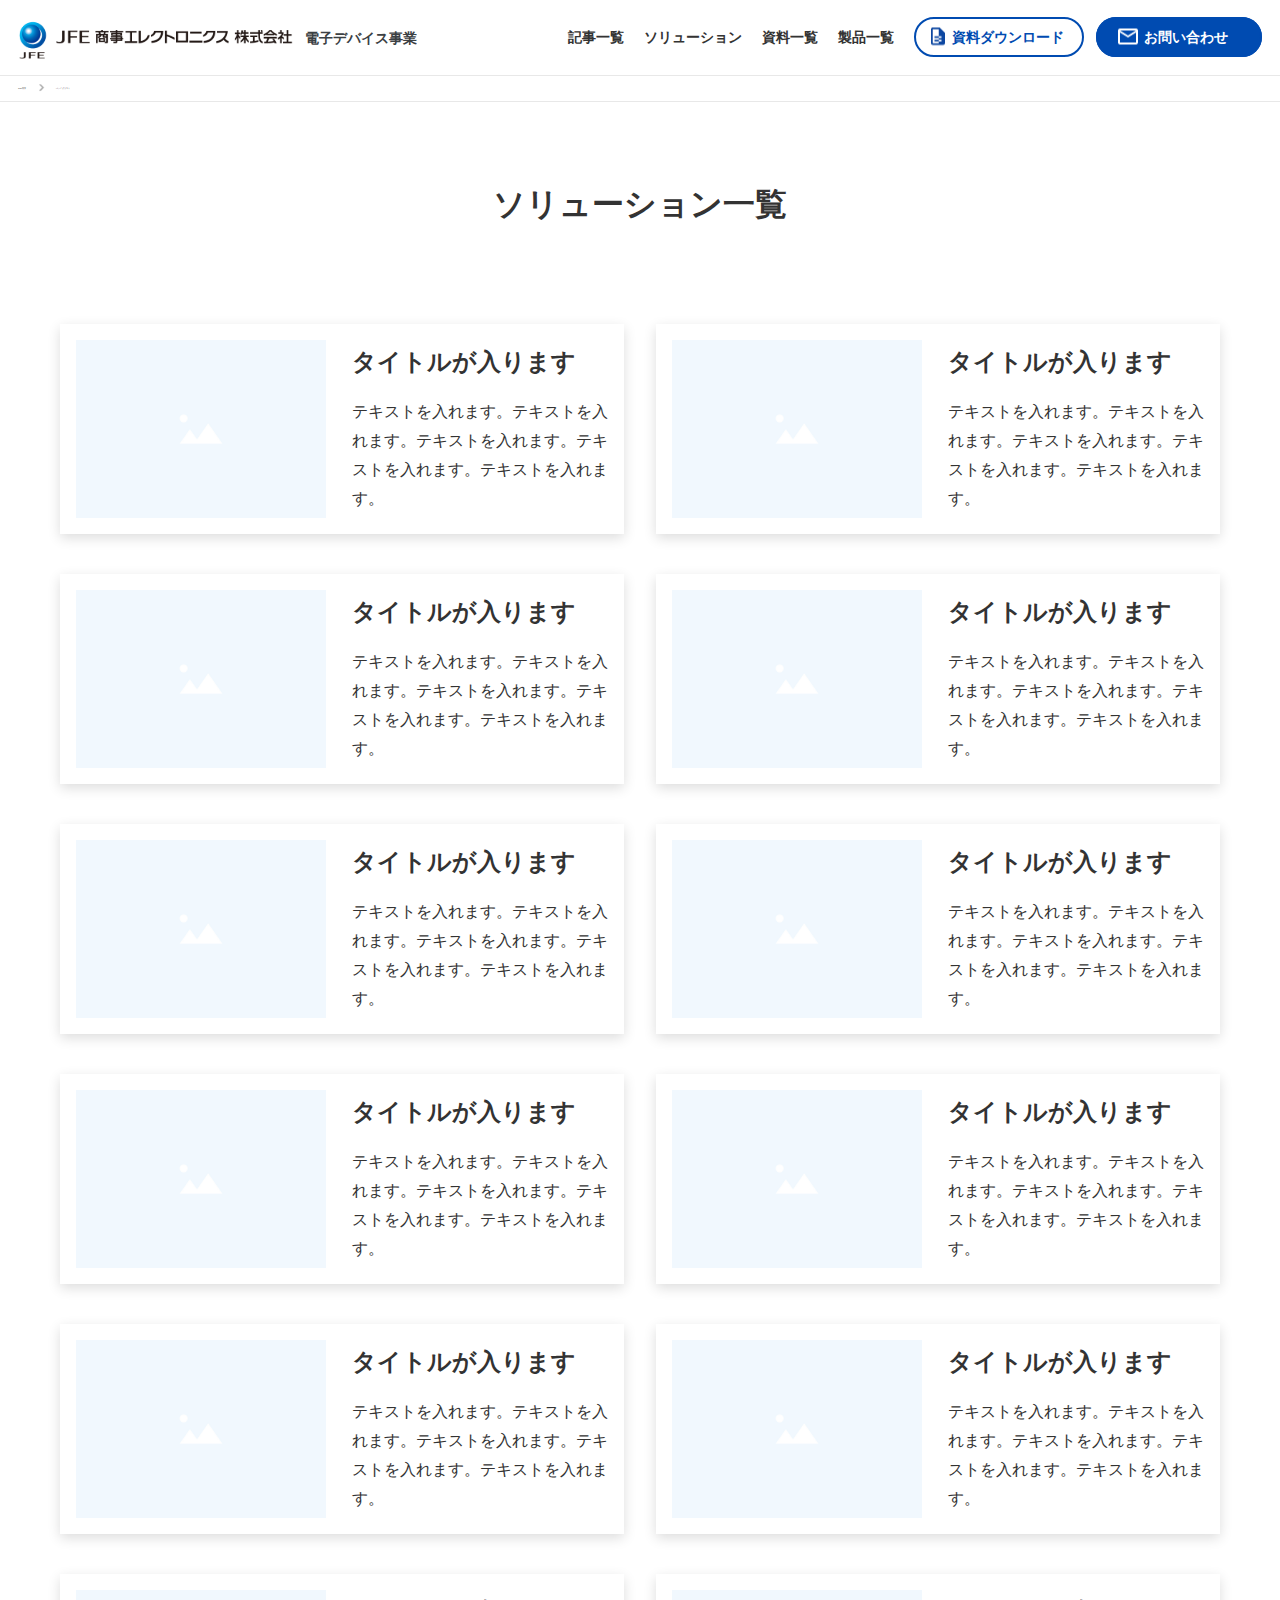
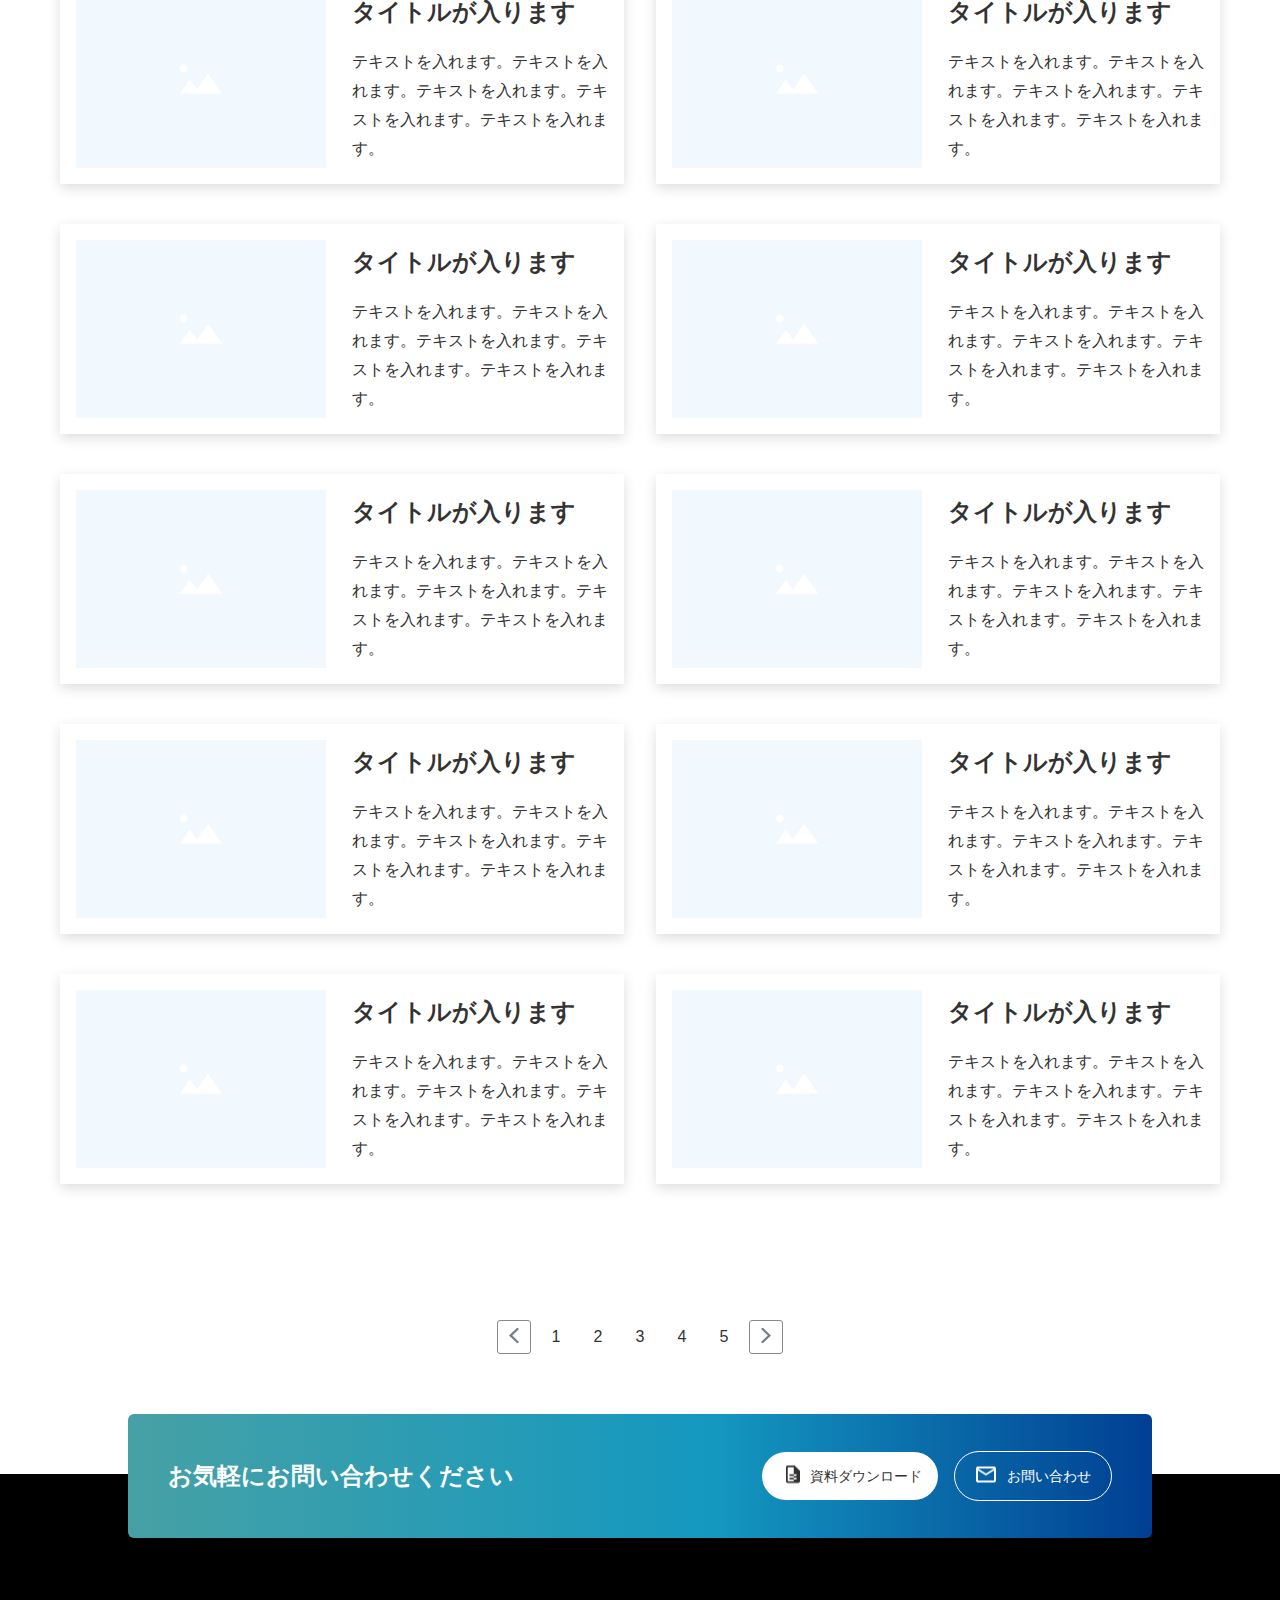
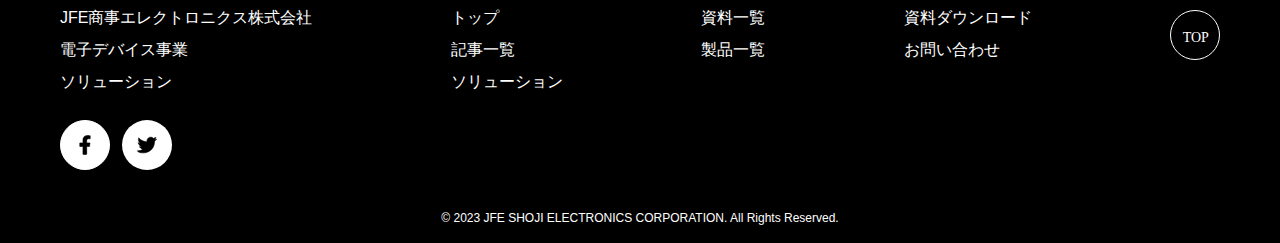
<file: JFE/solution-archive.html>
<!-- 
  @Author: Your name
  @Date:   2023-06-05 17:09:20
  @Last Modified by:   Your name
  @Last Modified time: 2023-06-09 09:51:02
-->
<!DOCTYPE html>
<html lang="jp">
  <head>
	<meta charset="UTF-8" />
	<meta http-equiv="X-UA-Compatible" content="IE=edge" />
	<meta name="viewport" content="width=device-width, initial-scale=1.0" />
	<link rel="stylesheet" href="./asset/css/reset.css" />
	<link rel="stylesheet" href="./asset/css/style.css" />
<script src="./asset/js/all.js"></script>
	<title>記事詳細</title>
  </head>
  <body>
		<div id="sa-jfe">
			<header class="header">
			<div class="header__inner">
				<a href="#" class="header__logo pcOnly"><span class="img"><img src="./asset/img/icon/pcLogo.svg" alt="logo-img" /></span></a>
				<a href="#" class="header__logo spOnly"><span class="img"
					><img src="./asset/img/icon/spLogo.svg" alt="logo-img" /></span></a>
				<ul class="header__menu">
					<li><a href="#" class="spOnly">
						<span class="img"><img src="./asset/img/icon/spLogo.svg" alt="splogo"></span></a>
					</li> 
					<li><a class="h6" href="#">記事一覧</p></a></li>
					<li><a class="h6" href="#">ソリューション</a></li>
					<li><a class="h6" href="#">資料一覧</a></li>
					<li><a class="h6" href="#">製品一覧</a></li>
				</ul>
				<ul class="header__cta">
					<li><a class="h6" href="#"> 資料ダウンロード</a></li>
					<li><a class="h6" href="#">お問い合わせ</a></li>
				</ul>
			</div>
			<div class="hamburger"><span></span><span></span><span></span></div>
			</header>
			<div class="breadcrumb">
			<span>JFE商事</span><span>パンくずリスト</span>
			</div>
			<main class="s-main">
				<div class="solution-ttl">
					<div class="container">
					<h1 class="h2">ソリューション一覧</h1>
					</div>
				</div>
				<section class="jfeS-solution">
					<div class="inner">
						<div class="container">
							<ul class="solution__items row">
								<li class="col-6">
									<a href="#">
									<div class="item">
										<div class="solution__img"><img src="./asset/img/photo/jfeSA_img.png" alt="jfeSA_img"></div>
										<div class="solution__cnt">
											<div class="ttl">
												<h3 class="h3">タイトルが入ります</h3>
												<div class="txt">
													<p class="font-l">テキストを入れます。テキストを入れます。テキストを入れます。テキストを入れます。テキストを入れます。</p>
												</div>
											</div>
										</div>
									</div>
									</a>
								</li>
										<li class="col-6">
									<a href="#">
									<div class="item">
										<div class="solution__img"><img src="./asset/img/photo/jfeSA_img.png" alt="jfeSA_img"></div>
										<div class="solution__cnt">
											<div class="ttl">
												<h3 class="h3">タイトルが入ります</h3>
												<div class="txt">
													<p class="font-l">テキストを入れます。テキストを入れます。テキストを入れます。テキストを入れます。テキストを入れます。</p>
												</div>
											</div>
										</div>
									</div>
									</a>
								</li>		
								<li class="col-6">
									<a href="#">
									<div class="item">
										<div class="solution__img"><img src="./asset/img/photo/jfeSA_img.png" alt="jfeSA_img"></div>
										<div class="solution__cnt">
											<div class="ttl">
												<h3 class="h3">タイトルが入ります</h3>
												<div class="txt">
													<p class="font-l">テキストを入れます。テキストを入れます。テキストを入れます。テキストを入れます。テキストを入れます。</p>
												</div>
											</div>
										</div>
									</div>
									</a>
								</li>
									<li class="col-6">
									<a href="#">
									<div class="item">
										<div class="solution__img"><img src="./asset/img/photo/jfeSA_img.png" alt="jfeSA_img"></div>
										<div class="solution__cnt">
											<div class="ttl">
												<h3 class="h3">タイトルが入ります</h3>
												<div class="txt">
													<p class="font-l">テキストを入れます。テキストを入れます。テキストを入れます。テキストを入れます。テキストを入れます。</p>
												</div>
											</div>
										</div>
									</div>
									</a>
								</li>
									<li class="col-6">
									<a href="#">
									<div class="item">
										<div class="solution__img"><img src="./asset/img/photo/jfeSA_img.png" alt="jfeSA_img"></div>
										<div class="solution__cnt">
											<div class="ttl">
												<h3 class="h3">タイトルが入ります</h3>
												<div class="txt">
													<p class="font-l">テキストを入れます。テキストを入れます。テキストを入れます。テキストを入れます。テキストを入れます。</p>
												</div>
											</div>
										</div>
									</div>
									</a>
								</li>
										<li class="col-6">
									<a href="#">
									<div class="item">
										<div class="solution__img"><img src="./asset/img/photo/jfeSA_img.png" alt="jfeSA_img"></div>
										<div class="solution__cnt">
											<div class="ttl">
												<h3 class="h3">タイトルが入ります</h3>
												<div class="txt">
													<p class="font-l">テキストを入れます。テキストを入れます。テキストを入れます。テキストを入れます。テキストを入れます。</p>
												</div>
											</div>
										</div>
									</div>
									</a>
								</li>		
								<li class="col-6">
									<a href="#">
									<div class="item">
										<div class="solution__img"><img src="./asset/img/photo/jfeSA_img.png" alt="jfeSA_img"></div>
										<div class="solution__cnt">
											<div class="ttl">
												<h3 class="h3">タイトルが入ります</h3>
												<div class="txt">
													<p class="font-l">テキストを入れます。テキストを入れます。テキストを入れます。テキストを入れます。テキストを入れます。</p>
												</div>
											</div>
										</div>
									</div>
									</a>
								</li>
									<li class="col-6">
									<a href="#">
									<div class="item">
										<div class="solution__img"><img src="./asset/img/photo/jfeSA_img.png" alt="jfeSA_img"></div>
										<div class="solution__cnt">
											<div class="ttl">
												<h3 class="h3">タイトルが入ります</h3>
												<div class="txt">
													<p class="font-l">テキストを入れます。テキストを入れます。テキストを入れます。テキストを入れます。テキストを入れます。</p>
												</div>
											</div>
										</div>
									</div>
									</a>
								</li>
								<li class="col-6">
									<a href="#">
									<div class="item">
										<div class="solution__img"><img src="./asset/img/photo/jfeSA_img.png" alt="jfeSA_img"></div>
										<div class="solution__cnt">
											<div class="ttl">
												<h3 class="h3">タイトルが入ります</h3>
												<div class="txt">
													<p class="font-l">テキストを入れます。テキストを入れます。テキストを入れます。テキストを入れます。テキストを入れます。</p>
												</div>
											</div>
										</div>
									</div>
									</a>
								</li>
								<li class="col-6">
									<a href="#">
									<div class="item">
										<div class="solution__img"><img src="./asset/img/photo/jfeSA_img.png" alt="jfeSA_img"></div>
										<div class="solution__cnt">
											<div class="ttl">
												<h3 class="h3">タイトルが入ります</h3>
												<div class="txt">
													<p class="font-l">テキストを入れます。テキストを入れます。テキストを入れます。テキストを入れます。テキストを入れます。</p>
												</div>
											</div>
										</div>
									</div>
									</a>
								</li>		
								<li class="col-6">
									<a href="#">
									<div class="item">
										<div class="solution__img"><img src="./asset/img/photo/jfeSA_img.png" alt="jfeSA_img"></div>
										<div class="solution__cnt">
											<div class="ttl">
												<h3 class="h3">タイトルが入ります</h3>
												<div class="txt">
													<p class="font-l">テキストを入れます。テキストを入れます。テキストを入れます。テキストを入れます。テキストを入れます。</p>
												</div>
											</div>
										</div>
									</div>
									</a>
								</li>
									<li class="col-6">
									<a href="#">
									<div class="item">
										<div class="solution__img"><img src="./asset/img/photo/jfeSA_img.png" alt="jfeSA_img"></div>
										<div class="solution__cnt">
											<div class="ttl">
												<h3 class="h3">タイトルが入ります</h3>
												<div class="txt">
													<p class="font-l">テキストを入れます。テキストを入れます。テキストを入れます。テキストを入れます。テキストを入れます。</p>
												</div>
											</div>
										</div>
									</div>
									</a>
								</li>
									<li class="col-6">
									<a href="#">
									<div class="item">
										<div class="solution__img"><img src="./asset/img/photo/jfeSA_img.png" alt="jfeSA_img"></div>
										<div class="solution__cnt">
											<div class="ttl">
												<h3 class="h3">タイトルが入ります</h3>
												<div class="txt">
													<p class="font-l">テキストを入れます。テキストを入れます。テキストを入れます。テキストを入れます。テキストを入れます。</p>
												</div>
											</div>
										</div>
									</div>
									</a>
								</li>
										<li class="col-6">
									<a href="#">
									<div class="item">
										<div class="solution__img"><img src="./asset/img/photo/jfeSA_img.png" alt="jfeSA_img"></div>
										<div class="solution__cnt">
											<div class="ttl">
												<h3 class="h3">タイトルが入ります</h3>
												<div class="txt">
													<p class="font-l">テキストを入れます。テキストを入れます。テキストを入れます。テキストを入れます。テキストを入れます。</p>
												</div>
											</div>
										</div>
									</div>
									</a>
								</li>		
								<li class="col-6">
									<a href="#">
									<div class="item">
										<div class="solution__img"><img src="./asset/img/photo/jfeSA_img.png" alt="jfeSA_img"></div>
										<div class="solution__cnt">
											<div class="ttl">
												<h3 class="h3">タイトルが入ります</h3>
												<div class="txt">
													<p class="font-l">テキストを入れます。テキストを入れます。テキストを入れます。テキストを入れます。テキストを入れます。</p>
												</div>
											</div>
										</div>
									</div>
									</a>
								</li>
									<li class="col-6">
									<a href="#">
									<div class="item">
										<div class="solution__img"><img src="./asset/img/photo/jfeSA_img.png" alt="jfeSA_img"></div>
										<div class="solution__cnt">
											<div class="ttl">
												<h3 class="h3">タイトルが入ります</h3>
												<div class="txt">
													<p class="font-l">テキストを入れます。テキストを入れます。テキストを入れます。テキストを入れます。テキストを入れます。</p>
												</div>
											</div>
										</div>
									</div>
									</a>
								</li>
										<li class="col-6">
									<a href="#">
									<div class="item">
										<div class="solution__img"><img src="./asset/img/photo/jfeSA_img.png" alt="jfeSA_img"></div>
										<div class="solution__cnt">
											<div class="ttl">
												<h3 class="h3">タイトルが入ります</h3>
												<div class="txt">
													<p class="font-l">テキストを入れます。テキストを入れます。テキストを入れます。テキストを入れます。テキストを入れます。</p>
												</div>
											</div>
										</div>
									</div>
									</a>
								</li>
										<li class="col-6">
									<a href="#">
									<div class="item">
										<div class="solution__img"><img src="./asset/img/photo/jfeSA_img.png" alt="jfeSA_img"></div>
										<div class="solution__cnt">
											<div class="ttl">
												<h3 class="h3">タイトルが入ります</h3>
												<div class="txt">
													<p class="font-l">テキストを入れます。テキストを入れます。テキストを入れます。テキストを入れます。テキストを入れます。</p>
												</div>
											</div>
										</div>
									</div>
									</a>
								</li>		
								<li class="col-6">
									<a href="#">
									<div class="item">
										<div class="solution__img"><img src="./asset/img/photo/jfeSA_img.png" alt="jfeSA_img"></div>
										<div class="solution__cnt">
											<div class="ttl">
												<h3 class="h3">タイトルが入ります</h3>
												<div class="txt">
													<p class="font-l">テキストを入れます。テキストを入れます。テキストを入れます。テキストを入れます。テキストを入れます。</p>
												</div>
											</div>
										</div>
									</div>
									</a>
								</li>
									<li class="col-6">
									<a href="#">
									<div class="item">
										<div class="solution__img"><img src="./asset/img/photo/jfeSA_img.png" alt="jfeSA_img"></div>
										<div class="solution__cnt">
											<div class="ttl">
												<h3 class="h3">タイトルが入ります</h3>
												<div class="txt">
													<p class="font-l">テキストを入れます。テキストを入れます。テキストを入れます。テキストを入れます。テキストを入れます。</p>
												</div>
											</div>
										</div>
									</div>
									</a>
								</li>
								
								
							</ul>
						</div>
					</div>
				</section>
				<div class="pageNav">
								<ul>
									<li></li>
									<li>1</li>
									<li>2</li>
									<li>3</li>
									<li>4</li>
									<li>5</li>
									<li></li>
								</ul>
				</div>
			</main>
			<footer class="footer">
					<div class="inner">
						<div class="container">
							<div class="footer__cta">
								<h3 class="h3">お気軽にお問い合わせください</h3>
								<ul class="ctas">
									<li class="data"><a href="#">資料ダウンロード</a></li>
										<li class="contact"><a href="#">お問い合わせ</a></li>
								</ul>
							</div>
							<div class="footer__wrap">
							<div class="footer__menu">
									<ul class="menu__wrap">
										<li class="menu__cnt">
											<ul class="menu__items">
												<li class="item"> <a href="#">JFE商事エレクトロニクス株式会社</a> </li><li class="item"> <a href="#">電子デバイス事業</a> </li><li class="item"> <a href="#"> ソリューション</a> </li>
											</ul>
										</li>
										<li class="menu__cnt">
											<ul class="menu__items">
												<li class="item"> <a href="#">トップ
												</a> </li>
												<li class="item"> <a href="#">記事一覧
												</a> </li>
												<li class="item"> <a href="#"> ソリューション</a> </li>
											</ul>
										</li>
										<li class="menu__cnt">
											<ul class="menu__items">
												<li class="item"> <a href="#">資料一覧
												</a> </li>
												<li class="item"> <a href="#">製品一覧
												</a> </li>
											</ul>
										</li>
											<li class="menu__cnt">
											<ul class="menu__items">
												<li class="item"> <a href="#">資料ダウンロード
												</a> </li>
												<li class="item"> <a href="#">お問い合わせ
												</a> </li>
											</ul>
										</li>
										<li class="menu__cnt">
											<div class="img"><img src="./asset/img/icon/top.svg" alt="top-img"></div>
										</li>
									</ul>
									<div class="footer__sns">
										<div class="facebook">
											<div class="img"><img src="./asset/img/icon/footer_facebook.png" alt="facebook-img"></div>
										</div>
										<div class="twitter">
											<div class="img">
												<img src="./asset/img/icon/footer_twitter.png" alt="twitter-img">
											</div>
										</div>
									</div>
									<div class="copyright">
										<p>© 2023 JFE SHOJI ELECTRONICS CORPORATION. All Rights Reserved.</p>
								</div>
							</div>
						</div>
						</div>
					</div>
			</footer>
		</div>
  </body>
</html>
</file>
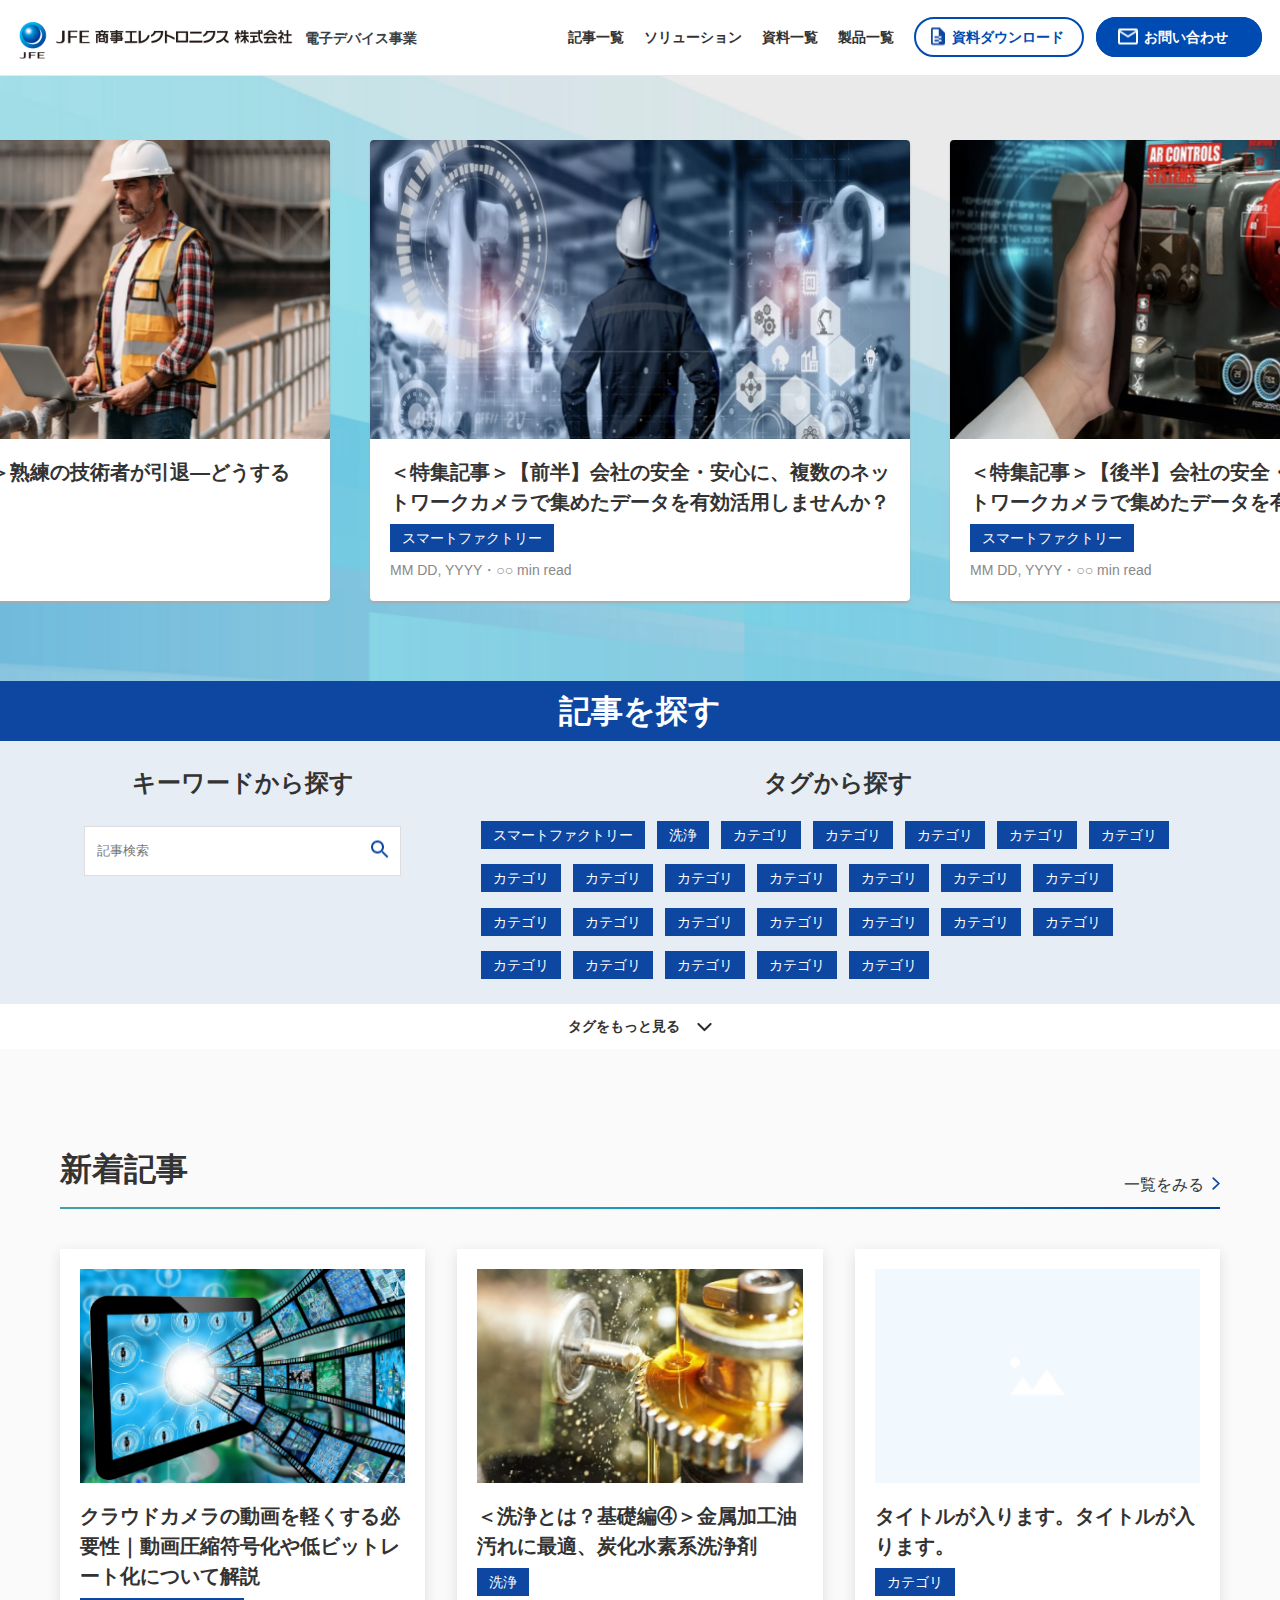
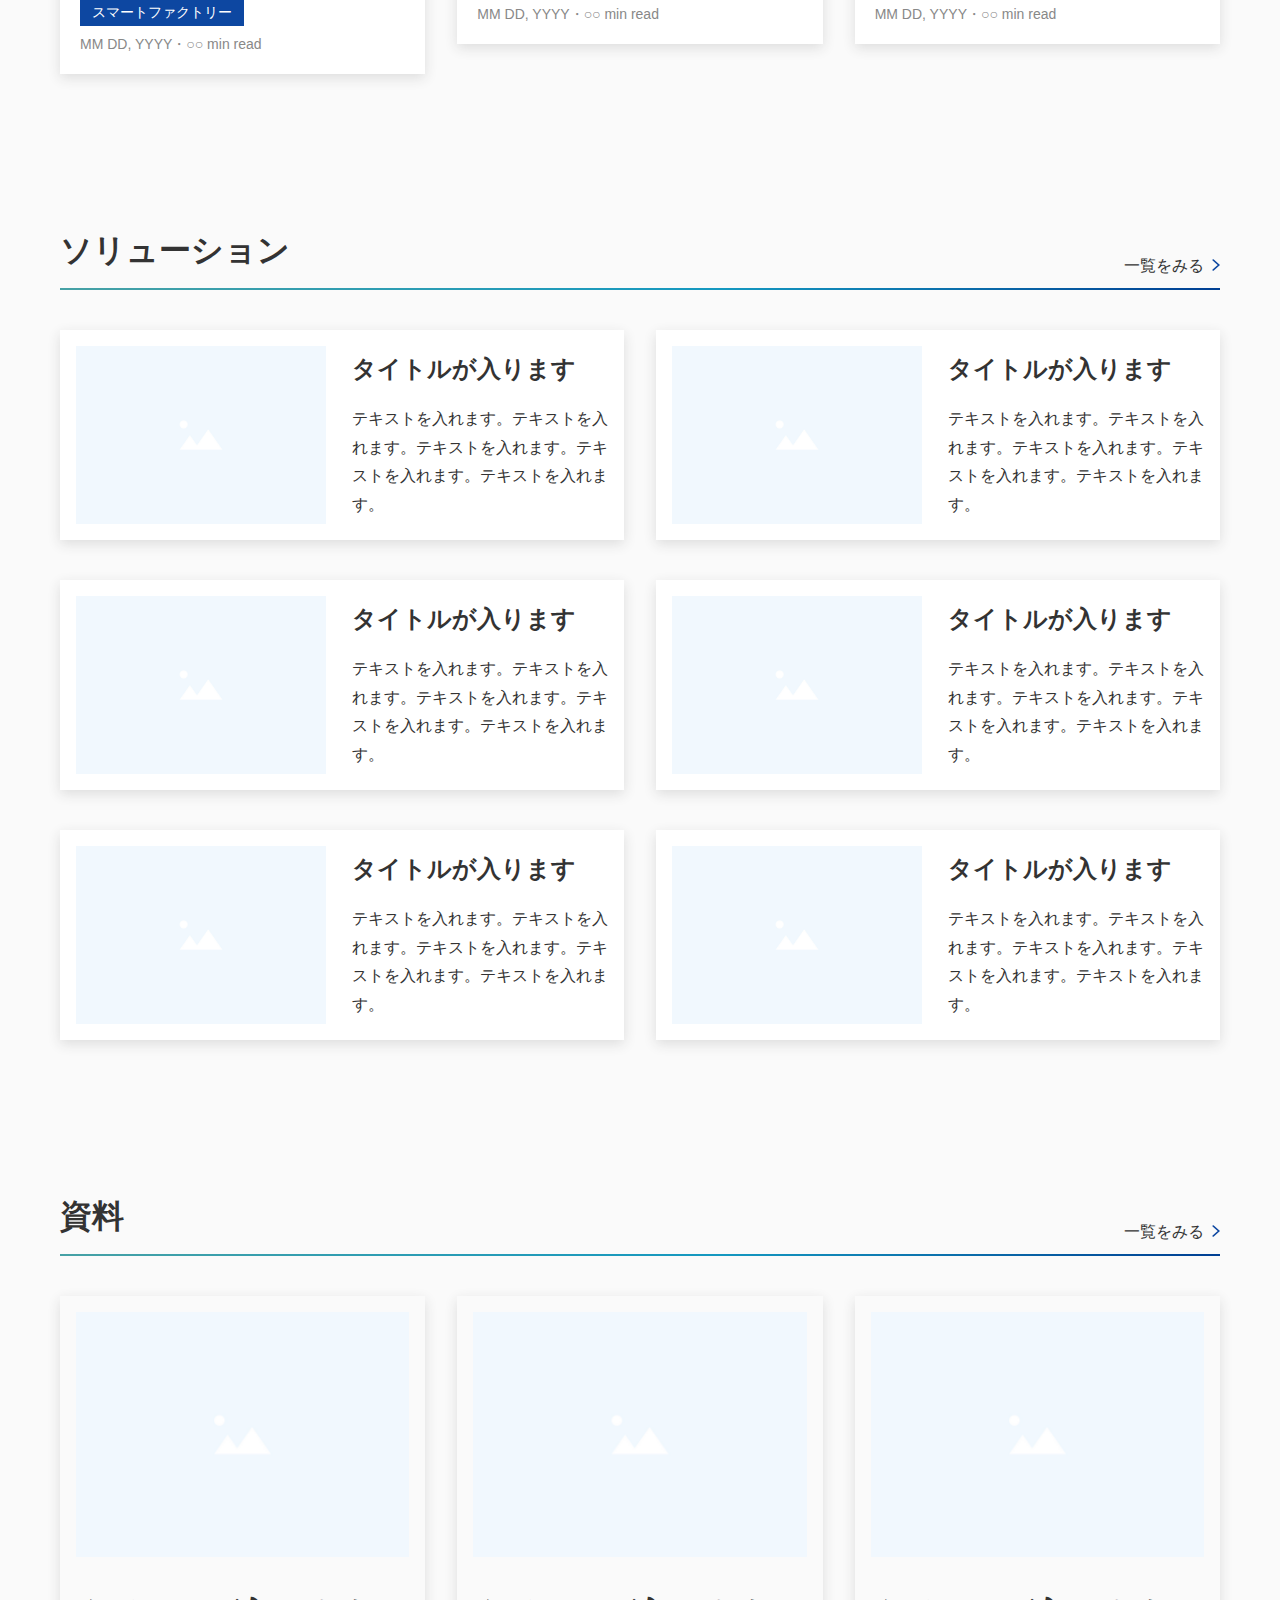
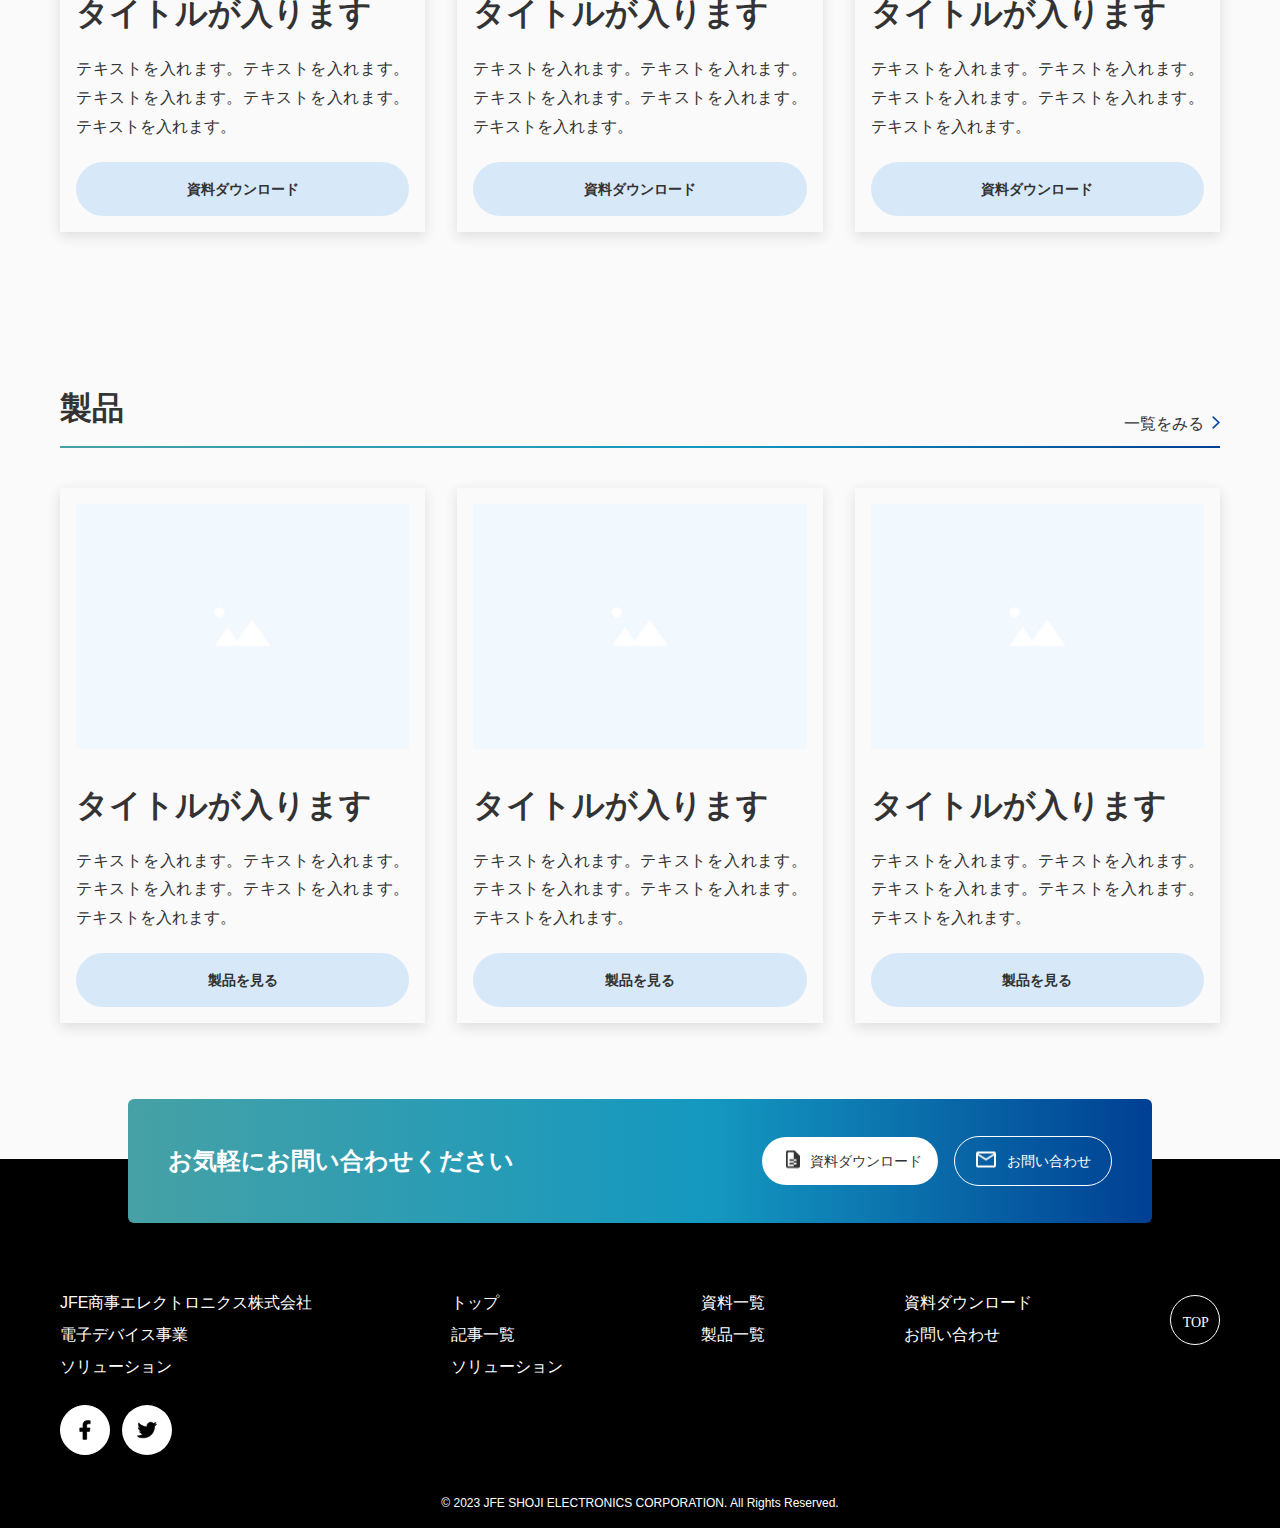
<file: JFE/top.html>
<!-- 
  @Author: Your name
  @Date:   2023-06-05 17:09:20
  @Last Modified by:   Your name
  @Last Modified time: 2023-06-09 18:47:08
-->
<!DOCTYPE html>
<html lang="jp">
  <head>
    <meta charset="UTF-8" />
    <meta http-equiv="X-UA-Compatible" content="IE=edge" />
    <meta name="viewport" content="width=device-width, initial-scale=1.0" />
    <link rel="stylesheet" href="./asset/css/reset.css" />
    <link rel="stylesheet" href="./asset/css/style.css" />
    <script src="./asset/js/all.js"></script>
    <script src="./asset/js/jquery.js"></script>
    <title>JFE商事</title>
  </head>
  <body>
    <div id="t-jfe">
      <header class="header">
        <div class="header__inner">
          <a href="#" class="header__logo pcOnly"
            ><span class="img"
              ><img src="./asset/img/icon/pcLogo.svg" alt="logo-img" /></span
          ></a>
          <a href="#" class="header__logo spOnly"
            ><span class="img"
              ><img src="./asset/img/icon/spLogo.svg" alt="logo-img" /></span
          ></a>
          <ul class="header__menu">
            <li>
              <a href="#" class="spOnly"
                ><span class="img"
                  ><img src="./asset/img/icon/spLogo.svg" alt="" /></span
              ></a>
            </li>
            <li><a class="h6" href="#"> 記事一覧</a></li>
            <li><a class="h6" href="#">ソリューション</a></li>
            <li><a class="h6" href="#">資料一覧</a></li>
            <li><a class="h6" href="#">製品一覧</a></li>
          </ul>
          <ul class="header__cta">
            <li><a class="h6" href="#"> 資料ダウンロード</a></li>
            <li><a class="h6" href="#">お問い合わせ</a></li>
          </ul>
        </div>
        <div class="hamburger"><span></span><span></span><span></span></div>
      </header>
      <main class="t-main">
        <section class="top-mv">
          <ul class="top-mv__items">
            <li class="item">
              <a href="#">
                <div class="img">
                  <img
                    src="./asset/img/photo/top__mv__01.png"
                    alt="op__mv__01"
                  />
                </div>
                <h4 class="h4">
                  【特集記事】＜前半＞熟練の技術者が引退—どうするの？
                </h4>
                <div class="tags">
                  <div class="tag font-s">
                    <p class="font-s">スマートファクトリー</p>
                  </div>
                </div>
                <div class="date font-s">
                  <p class="font-s">MM DD, YYYY・○○ min read</p>
                </div>
              </a>
            </li>
            <li class="item">
              <a href="#">
                <div class="img">
                  <img
                    src="./asset/img/photo/top__mv__02.png"
                    alt="op__mv__02"
                  />
                </div>
                <h4 class="h4">
                  ＜特集記事＞【前半】会社の安全・安心に、複数のネットワークカメラで集めたデータを有効活用しませんか？
                </h4>
                <div class="tags">
                  <div class="tag font-s">
                    <p class="font-s">スマートファクトリー</p>
                  </div>
                </div>
                <div class="date font-s">
                  <p class="font-s">MM DD, YYYY・○○ min read</p>
                </div>
              </a>
            </li>
            <li class="item">
              <a href="#">
                <div class="img">
                  <img
                    src="./asset/img/photo/top__mv__03.png"
                    alt="op__mv__03"
                  />
                </div>
                <h4 class="h4">
                  ＜特集記事＞【後半】会社の安全・安心に、複数のネットワークカメラで集めたデータを有効活用しませんか？
                </h4>
                <div class="tags">
                  <div class="tag font-s">
                    <p class="font-s">スマートファクトリー</p>
                  </div>
                </div>
                <div class="date font-s">
                  <p class="font-s">MM DD, YYYY・○○ min read</p>
                </div>
              </a>
            </li>
          </ul>
        </section>
        <section class="top-search">
          <div class="top-search__ttl">
            <h2 class="h2">記事を探す</h2>
          </div>
          <div class="inner">
            <div class="container">
              <ul class="search__wrap row">
                <li class="search__area col-4">
                  <div class="search__ttl">
                    <h3 class="h3">キーワードから探す</h3>
                  </div>
                  <div class="search__box">
                    <input type="text" placeholder="記事検索" />
                  </div>
                </li>
                <li class="tag__area col-8">
                  <div class="tag__ttl">
                    <h3 class="h3">タグから探す</h3>
                  </div>
                  <ul class="tags">
                    <li class="tag font-s">
                      <a href="#">スマートファクトリー</a>
                    </li>
                    <li class="tag font-s"><a href="#">洗浄</a></li>
                    <li class="tag font-s"><a href="#">カテゴリ</a></li>
                    <li class="tag font-s"><a href="#">カテゴリ</a></li>
                    <li class="tag font-s"><a href="#">カテゴリ</a></li>
                    <li class="tag font-s"><a href="#">カテゴリ</a></li>
                    <li class="tag font-s"><a href="#">カテゴリ</a></li>
                    <li class="tag font-s"><a href="#">カテゴリ</a></li>
                    <li class="tag font-s"><a href="#">カテゴリ</a></li>
                    <li class="tag font-s"><a href="#">カテゴリ</a></li>
                    <li class="tag font-s"><a href="#">カテゴリ</a></li>
                    <li class="tag font-s"><a href="#">カテゴリ</a></li>
                    <li class="tag font-s"><a href="#">カテゴリ</a></li>
                    <li class="tag font-s"><a href="#">カテゴリ</a></li>
                    <li class="tag font-s"><a href="#">カテゴリ</a></li>
                    <li class="tag font-s"><a href="#">カテゴリ</a></li>
                    <li class="tag font-s"><a href="#">カテゴリ</a></li>
                    <li class="tag font-s"><a href="#">カテゴリ</a></li>
                    <li class="tag font-s"><a href="#">カテゴリ</a></li>
                    <li class="tag font-s"><a href="#">カテゴリ</a></li>
                    <li class="tag font-s"><a href="#">カテゴリ</a></li>
                    <li class="tag font-s"><a href="#">カテゴリ</a></li>
                    <li class="tag font-s"><a href="#">カテゴリ</a></li>
                    <li class="tag font-s"><a href="#">カテゴリ</a></li>
                    <li class="tag font-s"><a href="#">カテゴリ</a></li>
                    <li class="tag font-s"><a href="#">カテゴリ</a></li>
                  </ul>
                </li>
              </ul>
            </div>
          </div>
          <div class="top-search__seeMore">
            <p class="h6">タグをもっと見る</p>
          </div>
        </section>
        <section class="top-newArticle">
          <div class="inner">
            <div class="container">
              <div class="top-newArticle__ttl">
                <h2 class="h2">新着記事</h2>
                <div class="link"><a href="#">一覧をみる</a></div>
              </div>
              <ul class="newArticle__items row">
                <li class="col-4">
                  <a href="#">
                    <div class="item">
                      <div class="img">
                        <img
                          src="./asset/img/photo/article_03.png"
                          alt="article_img"
                        />
                      </div>
                      <h4 class="h4">
                        クラウドカメラの動画を軽くする必要性｜動画圧縮符号化や低ビットレート化について解説
                      </h4>
                      <div class="tags">
                        <div class="tag font-s">
                          <p class="font-s">スマートファクトリー</p>
                        </div>
                      </div>
                      <div class="date font-s">
                        <p class="font-s">MM DD, YYYY・○○ min read</p>
                      </div>
                    </div>
                  </a>
                </li>
                <li class="col-4">
                  <a href="#">
                    <div class="item">
                      <div class="img">
                        <img
                          src="./asset/img/photo/article_04.png"
                          alt="article_img"
                        />
                      </div>
                      <h4 class="h4">
                        ＜洗浄とは？基礎編④＞金属加工油汚れに最適、炭化水素系洗浄剤
                      </h4>
                      <div class="tags">
                        <div class="tag font-s">
                          <p class="font-s">洗浄</p>
                        </div>
                      </div>
                      <div class="date font-s">
                        <p class="font-s">MM DD, YYYY・○○ min read</p>
                      </div>
                    </div>
                  </a>
                </li>
                <li class="col-4">
                  <a href="#">
                    <div class="item">
                      <div class="img">
                        <img
                          src="./asset/img/photo/article_img.png"
                          alt="article_img"
                        />
                      </div>
                      <h4 class="h4">
                        タイトルが入ります。タイトルが入ります。
                      </h4>
                      <div class="tags">
                        <div class="tag font-s">
                          <p class="font-s">カテゴリ</p>
                        </div>
                      </div>
                      <div class="date font-s">
                        <p class="font-s">MM DD, YYYY・○○ min read</p>
                      </div>
                    </div>
                  </a>
                </li>
              </ul>
            </div>
          </div>
        </section>
        <section class="top-solution">
					<div class="inner">
						<div class="container">
               <div class="top-solution__ttl">
                <h2 class="h2">ソリューション</h2>
                <div class="link"><a href="#">一覧をみる</a></div>
              </div>
							<ul class="solution__items row">
								<li class="col-6">
									<a href="#">
									<div class="item">
										<div class="solution__img"><img src="./asset/img/photo/jfeSA_img.png" alt="jfeSA_img"></div>
										<div class="solution__cnt">
											<div class="ttl">
												<h3 class="h3">タイトルが入ります</h3>
												<div class="txt">
													<p class="font-l">テキストを入れます。テキストを入れます。テキストを入れます。テキストを入れます。テキストを入れます。</p>
												</div>
											</div>
										</div>
									</div>
									</a>
								</li>
                <li class="col-6">
									<a href="#">
									<div class="item">
										<div class="solution__img"><img src="./asset/img/photo/jfeSA_img.png" alt="jfeSA_img"></div>
										<div class="solution__cnt">
											<div class="ttl">
												<h3 class="h3">タイトルが入ります</h3>
												<div class="txt">
													<p class="font-l">テキストを入れます。テキストを入れます。テキストを入れます。テキストを入れます。テキストを入れます。</p>
												</div>
											</div>
										</div>
									</div>
									</a>
								</li>		
								<li class="col-6">
									<a href="#">
									<div class="item">
										<div class="solution__img"><img src="./asset/img/photo/jfeSA_img.png" alt="jfeSA_img"></div>
										<div class="solution__cnt">
											<div class="ttl">
												<h3 class="h3">タイトルが入ります</h3>
												<div class="txt">
													<p class="font-l">テキストを入れます。テキストを入れます。テキストを入れます。テキストを入れます。テキストを入れます。</p>
												</div>
											</div>
										</div>
									</div>
									</a>
								</li>
                <li class="col-6">
									<a href="#">
									<div class="item">
										<div class="solution__img"><img src="./asset/img/photo/jfeSA_img.png" alt="jfeSA_img"></div>
										<div class="solution__cnt">
											<div class="ttl">
												<h3 class="h3">タイトルが入ります</h3>
												<div class="txt">
													<p class="font-l">テキストを入れます。テキストを入れます。テキストを入れます。テキストを入れます。テキストを入れます。</p>
												</div>
											</div>
										</div>
									</div>
									</a>
								</li>
                <li class="col-6">
									<a href="#">
									<div class="item">
										<div class="solution__img"><img src="./asset/img/photo/jfeSA_img.png" alt="jfeSA_img"></div>
										<div class="solution__cnt">
											<div class="ttl">
												<h3 class="h3">タイトルが入ります</h3>
												<div class="txt">
													<p class="font-l">テキストを入れます。テキストを入れます。テキストを入れます。テキストを入れます。テキストを入れます。</p>
												</div>
											</div>
										</div>
									</div>
									</a>
								</li>
                <li class="col-6">
									<a href="#">
									<div class="item">
										<div class="solution__img"><img src="./asset/img/photo/jfeSA_img.png" alt="jfeSA_img"></div>
										<div class="solution__cnt">
											<div class="ttl">
												<h3 class="h3">タイトルが入ります</h3>
												<div class="txt">
													<p class="font-l">テキストを入れます。テキストを入れます。テキストを入れます。テキストを入れます。テキストを入れます。</p>
												</div>
											</div>
										</div>
									</div>
									</a>
								</li>		
							</ul>
						</div>
					</div>
				</section>
        <section class="top-data">
					<div class="inner">
						<div class="container">
              <div class="top-data__ttl">
                <h2 class="h2">資料</h2>
                <div class="link"><a href="#">一覧をみる</a></div>
              </div>
							<ul class="data__items row">
								<li class="col-4">
									<a href="#">
										<div class="item">
											<div class="data__img"><img src="./asset/img/photo/jfeD_img.png" alt="jfeD-img"></div>
											<div class="data__ttl">
												<p >タイトルが入ります</p>
											</div>
											<div class="data__txt">
												<p class="font-l">テキストを入れます。テキストを入れます。テキストを入れます。テキストを入れます。テキストを入れます。</p>
											</div>
											<div class="data__btn"> <h5 class="h5"> 資料ダウンロード</h5></div>
										</div>
									</a>
								</li>
                	<li class="col-4">
									<a href="#">
										<div class="item">
											<div class="data__img"><img src="./asset/img/photo/jfeD_img.png" alt="jfeD-img"></div>
											<div class="data__ttl">
												<p >タイトルが入ります</p>
											</div>
											<div class="data__txt">
												<p class="font-l">テキストを入れます。テキストを入れます。テキストを入れます。テキストを入れます。テキストを入れます。</p>
											</div>
											<div class="data__btn"> <h5 class="h5"> 資料ダウンロード</h5></div>
										</div>
									</a>
								</li>
                	<li class="col-4">
									<a href="#">
										<div class="item">
											<div class="data__img"><img src="./asset/img/photo/jfeD_img.png" alt="jfeD-img"></div>
											<div class="data__ttl">
												<p >タイトルが入ります</p>
											</div>
											<div class="data__txt">
												<p class="font-l">テキストを入れます。テキストを入れます。テキストを入れます。テキストを入れます。テキストを入れます。</p>
											</div>
											<div class="data__btn"> <h5 class="h5"> 資料ダウンロード</h5></div>
										</div>
									</a>
								</li>	
							</ul>
						</div>
					</div>
				</section>
        <section class="top-product">
					<div class="inner">
						<div class="container">
              <div class="top-product__ttl">
                <h2 class="h2">製品</h2>
                <div class="link"><a href="#">一覧をみる</a></div>
              </div>
							<ul class="product__items row">
								<li class="col-4">
										<a href="#">
											<div class="item">
												<div class="product__img"><img src="./asset/img/photo/jfeD_img.png" alt="jfeD-img"></div>
												<div class="product__ttl">
													 <p> タイトルが入ります</p>
												</div>
												<div class="product__txt">
													<p class="font-l">テキストを入れます。テキストを入れます。テキストを入れます。テキストを入れます。テキストを入れます。</p>
												</div>
												<div class="product__btn"> <h5 class="h5"> 製品を見る</h5></div>
											</div>
										</a>
									</li>
								<li class="col-4">
										<a href="#">
											<div class="item">
												<div class="product__img"><img src="./asset/img/photo/jfeD_img.png" alt="jfeD-img"></div>
												<div class="product__ttl">
													 <p> タイトルが入ります</p>
												</div>
												<div class="product__txt">
													<p class="font-l">テキストを入れます。テキストを入れます。テキストを入れます。テキストを入れます。テキストを入れます。</p>
												</div>
												<div class="product__btn"> <h5 class="h5"> 製品を見る</h5></div>
											</div>
										</a>
									</li>
                  <li class="col-4">
										<a href="#">
											<div class="item">
												<div class="product__img"><img src="./asset/img/photo/jfeD_img.png" alt="jfeD-img"></div>
												<div class="product__ttl">
													 <p> タイトルが入ります</p>
												</div>
												<div class="product__txt">
													<p class="font-l">テキストを入れます。テキストを入れます。テキストを入れます。テキストを入れます。テキストを入れます。</p>
												</div>
												<div class="product__btn"> <h5 class="h5"> 製品を見る</h5></div>
											</div>
										</a>
									</li>
							</ul>
						</div>
					</div>
				</section>
      </main>
      <footer class="footer">
        <div class="inner">
          <div class="container">
            <div class="footer__cta">
              <h3 class="h3">お気軽にお問い合わせください</h3>
              <ul class="ctas">
                <li class="data"><a href="#">資料ダウンロード</a></li>
                <li class="contact"><a href="#">お問い合わせ</a></li>
              </ul>
            </div>
            <div class="footer__wrap">
              <div class="footer__menu">
                <ul class="menu__wrap">
                  <li class="menu__cnt">
                    <ul class="menu__items">
                      <li class="item">
                        <a href="#">JFE商事エレクトロニクス株式会社</a>
                      </li>
                      <li class="item"><a href="#">電子デバイス事業</a></li>
                      <li class="item"><a href="#"> ソリューション</a></li>
                    </ul>
                  </li>
                  <li class="menu__cnt">
                    <ul class="menu__items">
                      <li class="item"><a href="#">トップ </a></li>
                      <li class="item"><a href="#">記事一覧 </a></li>
                      <li class="item"><a href="#"> ソリューション</a></li>
                    </ul>
                  </li>
                  <li class="menu__cnt">
                    <ul class="menu__items">
                      <li class="item"><a href="#">資料一覧 </a></li>
                      <li class="item"><a href="#">製品一覧 </a></li>
                    </ul>
                  </li>
                  <li class="menu__cnt">
                    <ul class="menu__items">
                      <li class="item"><a href="#">資料ダウンロード </a></li>
                      <li class="item"><a href="#">お問い合わせ </a></li>
                    </ul>
                  </li>
                  <li class="menu__cnt">
                    <div class="img">
                      <img src="./asset/img/icon/top.svg" alt="top-img" />
                    </div>
                  </li>
                </ul>
                <div class="footer__sns">
                  <div class="facebook">
                    <a href="#">
                      <div class="img">
                        <img
                          src="./asset/img/icon/footer_facebook.png"
                          alt="facebook-img"
                        /></div
                    ></a>
                  </div>
                  <div class="twitter">
                    <a href="#">
                      <div class="img">
                        <img
                          src="./asset/img/icon/footer_twitter.png"
                          alt="twitter-img"
                        />
                      </div>
                    </a>
                  </div>
                </div>
                <div class="copyright">
                  <p>
                    © 2023 JFE SHOJI ELECTRONICS CORPORATION. All Rights
                    Reserved.
                  </p>
                </div>
              </div>
            </div>
          </div>
        </div>
      </footer>
    </div>
  </body>
</html>
</file>
<file: JFE/asset/css/style.css>
/**
 * @Author: Your name
 * @Date:   2023-06-05 17:10:01
 * @Last Modified by:   Your name
 * @Last Modified time: 2023-06-09 18:53:21
 */
body {
	font-family: source-han-sans-japanese, Helvetica Neue, Arial, Hiragino Kaku Gothic ProN, Hiragino Sans, Meiryo, sans-serif;
	background: #fff;
}

*, ::before, ::after {
	box-sizing: border-box;
}

a {
	text-decoration: none;
	color: #333;
}

a:hover {
	opacity: 0.9;
}

img {
	max-width: 100%;
	height: auto;
	object-fit: cover;
	vertical-align: middle;
}


.container {
	margin: 0 auto;
	max-width: 1160px;
}

.containers {
	max-width: 800px;
	margin: 0 auto;
}

.inner {
	padding: 16px;
}

.row {
	display: flex;
	flex-wrap: wrap;
	margin: 0 -16px;
}

.col-4 {
	width: 33.333%;
	padding: 0 16px;
}

.col-6 {
	width: 50%;
	padding: 0 16px;
}

.col-8 {
	width: 66.666%;
	padding: 0 16px;
}


.mb-120 {
	margin-bottom: 120px;
}

.mb-100 {
	margin-bottom: 100px;
}

.mb-60 {
	margin-bottom: 60px;
}

.mb-40 {
	margin-bottom: 40px;
}

.mb-30 {
	margin-bottom: 30px;
}

.mb-16 {
	margin-bottom: 16px;
}

.h1, .h2, .h3, .h4, .h5, .h6 {
	font-weight: bold;
	line-height: 1.5;
	color: #333;
}

.h1 {
	font-size: 40px;
}

.h2 {
	font-size: 32px;
}

.h3 {
	font-size: 24px;
}

.h4 {
	font-size: 20px;
}

.h5 {
	font-size: 18px;
}

.h6 {
	font-size: 14px;
}

.font-l {
	font-size: 16px;
	line-height: 1.8;
	color: #333;
	text-align: justify;
}

.font-s {
	font-size: 14px;
	line-height: 1.4;
	color: #333;
	text-align: justify;
}

@media(max-width:768px) {
	.h1 {
		font-size: 36px;
	}

	.h2 {
		font-size: 28px;
	}

	.h3 {
		font-size: 20px;
	}

	.h4 {
		font-size: 18px;
	}

	.h5 {
		font-size: 16px;
	}

	.h6 {
		font-size: 14px;
	}

	.font-l {
		font-size: 14px;
	}

	.font-s {
		font-size: 12px;
	}
}


/* header */

.header {
	border-bottom: 1px solid #e8e8e8;
	position: fixed;
	background: #fff;
	z-index: 2;
	width: 100%;
}

.header__inner {
	min-width: 1200px;
	padding: 12px 18px;
	display: flex;
	align-items: center;
	gap: 20px;
}

.header__inner.active .header__menu {
	display: flex;
	flex-direction: column;
	justify-content: center;
	align-items: center;
	width: 100%;
	height: 100vh;
	background: #fff;
	position: fixed;
	top: 0;
	left: 0;
}

.header__menu {
	display: flex;
	gap: 20px;
	margin-left: auto;
}

.header__cta {
	display: flex;
	gap: 12px;
	margin-left: 20p
}



.header__cta li:nth-child(1), .header__cta li:nth-child(2) {
	position: relative;
}

.header__cta a:nth-child(1) {
	padding: 10px 18px 10px 36px;
	color: #004BB1;
	border: 2px solid #004BB1;
	border-radius: 32px;
}

.header__cta li:nth-child(1)::before {
	position: absolute;
	content: url(../img/icon/download_blue.png);
	top: 50%;
	left: 24px;
	transform: translate(-50%, -50%);
}

.header__cta li:nth-child(2) a {
	background: #004BB1;
	color: #fff;
	padding: 10px 32px 10px 46px;

}

.header__cta li:nth-child(2)::after {
	position: absolute;
	content: url(../img/icon/email.png);
	top: 50%;
	left: 32px;
	transform: translate(-50%, -50%);
}

.hamburger {
	cursor: pointer;
	position: fixed;
	top: 26px;
	right: 16px;
	display: none;
}

.hamburger span {
	display: block;
	width: 30px;
	height: 1.4px;
	background: #333;
}

.hamburger span:not(:last-child) {
	margin-bottom: 10px;
}

.hamburger.active span {
	position: absolute;
	top: 30px;
	right: 30px;
}

.hamburger.active span:nth-child(1) {
	transform: rotate(45deg);
}

.hamburger.active span:nth-child(2) {
	display: none;
}

.hamburger.active span:nth-child(3) {
	transform: rotate(-45deg);
}


.breadcrumb {
	width: 100%;
	position: fixed;
	top: 75px;
	padding: 12px 18px;
	border-bottom: 1px solid #e8e8e8;
	background: #fff;
	gap: 30px;
	display: flex;
	z-index: 1;
}

.breadcrumb span {
	display: block;
	font-size: 2px;
	color: #333;
}

.breadcrumb span:not(:first-child) {
	position: relative;
}

.breadcrumb span:not(:first-child)::before {
	position: absolute;
	content: url(../img/icon/arrow_dark.png);
	top: 50%;
	left: -14px;
	transform: translate(-50%, -50%);
}


/* top */

#t-jfe {
	background: #FAFAFA;
}

.top-mv {
	padding: 140px 0 80px 0;
	overflow: hidden;
	background-image: url(../img/photo/top-mv.png) ;
	background-size: 120%;
	object-fit: cover;
	background-repeat: no-repeat;
}

.top-mv__items {
	display: flex;
	justify-content: center;
	gap: 40px;
}


.top-mv__items a {
	border-radius: 4px;
	width: 540px;
	display: block;
	padding: 20px;
	background: #fff;
	box-shadow: 0px 2px 2px #aaa;
}

.top-mv__items .bgBlue a {
	background: #EDF3FC;
}


.top-mv__items .item .img {
	margin: -20px -20px 18px -20px;

}

.top-mv__items .item .img img {
	width: 100%;
}

.top-mv__items .item .h4 {
	margin-bottom: 12px;
}

.top-mv__items .item .tag {
	margin-bottom: 12px;
}

.top-mv__items .item .tag p {
	display: inline;
	padding: 6px 12px;
	text-align: center;
	color: #fff;
	background: #0D47A1;
}

.top-mv__items .item .date p {
	color: #888;
}

/* top-search */

.top-search {
	margin-bottom: 80px;
}

.top-search .search__area, .top-search .tag__area {
	padding: 0 40px;
}

.top-search .top-search__ttl {
	text-align: center;
	padding: 6px 0;
	background: #0D47A1;
}

.top-search .top-search__ttl h2 {
	color: #fff;
}

.top-search .inner {
	padding-top: 24px;
	background: #E7EDF4;
}

.top-search .search__ttl, .top-search .tag__ttl {
	margin-bottom: 25px;
	text-align: center;
}

.top-search .search__box input {
	height: 50px;
	width: 100%;
	border: #ddd 1px solid;
	padding-left: 12px;
}

.top-search .search__box {
	margin-bottom: 60px;
	position: relative;

}

.top-search .search__box::after {
	position: absolute;
	content: url(../img/icon/search.png);
	top: 50%;
	right: 12px;
	transform: translateY(-50%);
}

.top-search .tags {
	display: flex;
	flex-wrap: wrap;
	gap: 12px;
}

.top-search .tag {
	margin-bottom: 12px;
}

.top-search .tag a {
	padding: 6px 12px;
	background: #0D47A1;
	color: #fff;
	text-align: center;
}

.top-search__seeMore {
	cursor: pointer;
	background: #fff;
	padding: 12px 0;
	display: flex;
	justify-content: center;
}

.top-search__seeMore p {
	display: inline;
	text-align: center;
	position: relative;
	padding-right: 32px;
}

.top-search__seeMore p::after {
	position: absolute;
	content: url(/JFE/asset/img/icon/arrow_down_dark.svg);
	right: 0;
	top: 50%;
	transform: translateY(-50%);
}


.top-newArticle {
	margin-bottom: 80px;
}

.top-newArticle__ttl {
	display: flex;
	justify-content: space-between;
	margin-bottom: 40px;
	padding-bottom: 16px;
	position: relative;
	align-items: flex-end;
}

.top-newArticle__ttl::after {
	position: absolute;
	content: "";
	bottom: 0;
	left: 0;
	width: 100%;
	height: 2px;
	background: linear-gradient(90deg, rgba(70, 161, 165, 1) 0%, rgba(20, 152, 192, 1) 57%, rgba(0, 63, 147, 1) 100%);
}

.top-newArticle__ttl .link {
	position: relative;
	padding-right: 16px;
}

.top-newArticle__ttl .link::after {
	position: absolute;
	content: url(../img/icon/arrow_blue.svg);
	right: 0;
}


.top-newArticle .h2::after {
	position: absolute;
	content: "";
	bottom: 0;
	left: 0;
	width: 100%;
	height: 2px;
	background: linear-gradient(90deg, rgba(70, 161, 165, 1) 0%, rgba(20, 152, 192, 1) 57%, rgba(0, 63, 147, 1) 100%);
}

.newArticle__items li:not(:last-child) {
	margin-bottom: 40px;
}

.newArticle__items .item {
	padding: 20px;
	background: #fff;
	box-shadow: 0px 4px 12px #ddd
}

.newArticle__items .item .img {
	margin-bottom: 18px;
}

.newArticle__items .item .h4 {
	margin-bottom: 12px;
}

.newArticle__items .item .tag {
	margin-bottom: 12px;
}

.newArticle__items .item .tag p {
	display: inline;
	padding: 6px 12px;
	text-align: center;
	color: #fff;
	background: #0D47A1;
}

.newArticle__items .item .date p {
	color: #888;
}

.top-solution {
	margin-bottom: 80px;
}

.top-solution__ttl {
	display: flex;
	justify-content: space-between;
	margin-bottom: 40px;
	padding-bottom: 16px;
	position: relative;
	align-items: flex-end;
}

.top-solution__ttl::after {
	position: absolute;
	content: "";
	bottom: 0;
	left: 0;
	width: 100%;
	height: 2px;
	background: linear-gradient(90deg, rgba(70, 161, 165, 1) 0%, rgba(20, 152, 192, 1) 57%, rgba(0, 63, 147, 1) 100%);
}

.top-solution__ttl .link {
	position: relative;
	padding-right: 16px;
}

.top-solution__ttl .link::after {
	position: absolute;
	content: url(../img/icon/arrow_blue.svg);
	right: 0;
}


.top-solution .h2::after {
	position: absolute;
	content: "";
	bottom: 0;
	left: 0;
	width: 100%;
	height: 2px;
	background: linear-gradient(90deg, rgba(70, 161, 165, 1) 0%, rgba(20, 152, 192, 1) 57%, rgba(0, 63, 147, 1) 100%);
}

/* jfeA__ttl */
.jfeA__ttl__cnt {
	padding: 125px 0 80px 0;
	display: flex;
	justify-content: center;
	align-items: center;
	flex-direction: column;
}

.jfeA__ttl__cnt .h1 {
	position: relative;
}

.jfeA__ttl__cnt .h1::after {
	position: absolute;
	content: "";
	width: 36px;
	height: 4px;
	background: #333;
	left: 50%;
	bottom: -30px;
	transform: translate(-50%, -50%);
}

.top-data {
	margin-bottom: 80px;
}

.top-data__ttl {
	display: flex;
	justify-content: space-between;
	margin-bottom: 40px;
	padding-bottom: 16px;
	position: relative;
	align-items: flex-end;
}

.top-data__ttl::after {
	position: absolute;
	content: "";
	bottom: 0;
	left: 0;
	width: 100%;
	height: 2px;
	background: linear-gradient(90deg, rgba(70, 161, 165, 1) 0%, rgba(20, 152, 192, 1) 57%, rgba(0, 63, 147, 1) 100%);
}

.top-data__ttl .link {
	position: relative;
	padding-right: 16px;
}

.top-data__ttl .link::after {
	position: absolute;
	content: url(../img/icon/arrow_blue.svg);
	right: 0;
}


.top-data .h2::after {
	position: absolute;
	content: "";
	bottom: 0;
	left: 0;
	width: 100%;
	height: 2px;
	background: linear-gradient(90deg, rgba(70, 161, 165, 1) 0%, rgba(20, 152, 192, 1) 57%, rgba(0, 63, 147, 1) 100%);
}

.top-product {
	margin-bottom: 80px;
}

.top-product__ttl {
	display: flex;
	justify-content: space-between;
	margin-bottom: 40px;
	padding-bottom: 16px;
	position: relative;
	align-items: flex-end;
}

.product__items .product__ttl p {
	font-size: 32px;
	font-weight: bold;
	line-height: 1.5;
}

.top-product__ttl::after {
	position: absolute;
	content: "";
	bottom: 0;
	left: 0;
	width: 100%;
	height: 2px;
	background: linear-gradient(90deg, rgba(70, 161, 165, 1) 0%, rgba(20, 152, 192, 1) 57%, rgba(0, 63, 147, 1) 100%);
}

.top-product__ttl .link {
	position: relative;
	padding-right: 16px;
}

.top-product .link::after {
	position: absolute;
	content: url(../img/icon/arrow_blue.svg);
	right: 0;
}


.top-product .h2::after {
	position: absolute;
	content: "";
	bottom: 0;
	left: 0;
	width: 100%;
	height: 2px;
	background: linear-gradient(90deg, rgba(70, 161, 165, 1) 0%, rgba(20, 152, 192, 1) 57%, rgba(0, 63, 147, 1) 100%);
}

/* jfeA__ttl */
.jfeA__ttl__cnt {
	padding: 125px 0 80px 0;
	display: flex;
	justify-content: center;
	align-items: center;
	flex-direction: column;
}

.jfeA__ttl__cnt .h1 {
	position: relative;
}

.jfeA__ttl__cnt .h1::after {
	position: absolute;
	content: "";
	width: 36px;
	height: 4px;
	background: #333;
	left: 50%;
	bottom: -30px;
	transform: translate(-50%, -50%);
}

/* .jfeA__items */
.jfeA__items li:not(:nth-last-child(1)) {
	margin-bottom: 40px;
}

.jfeA__items {
	display: flex;
	flex-wrap: wrap;
	margin: 0 -16px 0 0px;
}


.jfeA__items a {
	display: block;
	padding: 20px;
	background: #fff;
	box-shadow: 0px 4px 12px #ddd
}

.jfeA__items .bgBlue a {
	background: #EDF3FC;
}



.jfeA__items .item .img {
	margin-bottom: 18px;
}

.jfeA__items .item .img img {
	width: 100%;
}

.jfeA__items .item .h4 {
	margin-bottom: 12px;
}

.jfeA__items .item .tag {
	margin-bottom: 12px;
}

.jfeA__items .item .tag p {
	display: inline;
	padding: 6px 12px;
	text-align: center;
	color: #fff;
	background: #0D47A1;
}

.jfeA__items .item .date p {
	color: #888;
}

/* sidebar */


.jfeA__sidebar .search input {
	height: 50px;
	width: 100%;
	border: #ddd 1px solid;
	padding-left: 12px;
}

.jfeA__sidebar .search {
	margin-bottom: 60px;
	position: relative;

}

.jfeA__sidebar .search::after {
	position: absolute;
	content: url(../img/icon/search.png);
	top: 50%;
	right: 12px;
	transform: translateY(-50%);
}

.tag__wrap:not(:last-child) {
	margin-bottom: 60px;
}

.tag__wrap .h4 {
	padding: 0 0 12px 12px;
	position: relative;
	margin-bottom: 10px;
}

.tag__wrap .h4::after {
	position: absolute;
	content: "";
	width: 136px;
	height: 1px;
	background: #0D47A1;
	bottom: 0;
	left: 0;
}

.tag__wrap .h4::before {
	position: absolute;
	content: "";
	width: 100%;
	height: 1px;
	background: #ddd;
	bottom: 0;
	left: 0;
}

.tag__wrap .h5 {
	position: relative;
	padding: 18px 30px;
}

.tag__wrap .h5::before {
	position: absolute;
	content: "";
	width: 100%;
	height: 1px;
	background: #ddd;
	bottom: 0;
	left: 0;
}


.pageNav ul {
	display: flex;
	justify-content: center;
	align-items: center;
	gap: 8px;
	padding-bottom: 120px;
}

.pageNav li {
	display: flex;
	justify-content: center;
	align-items: center;
	width: 34px;
	height: 34px;
	color: #333;
}

.pageNav li:hover {
	background: #E0F0FE;
}

.pageNav li:first-child {
	position: relative;
	width: 34px;
	height: 34px;
	border: 1px solid #888;
	border-radius: 3px;
}

.pageNav li:first-child::after {
	position: absolute;
	content: url(../img/icon/arrow_left.svg);
	top: 50%;
	transform: translateY(-50%);
}

.pageNav li:last-child {
	position: relative;
	width: 34px;
	height: 34px;
	border: 1px solid #888;
	border-radius: 3px;
}

.pageNav li:last-child::after {
	position: absolute;
	content: url(../img/icon/arrow_right.svg);
	top: 50%;
	transform: translateY(-50%);
}



.footer {
	background: #000;
	position: relative;
}

.footer__wrap {
	width: 100%;
}

.footer__cta {
	width: 80%;
	border-radius: 6px;
	height: 124px;
	position: absolute;
	padding: 52px 40px;
	top: -50%;
	transform: translate(-50%, 100%);
	left: 50%;
	display: flex;
	justify-content: space-between;
	align-items: center;
	background: linear-gradient(90deg, rgba(70, 161, 165, 1) 0%, rgba(20, 152, 192, 1) 57%, rgba(0, 63, 147, 1) 100%);
}

.footer__cta .h3 {
	color: #fff;
}

.footer__cta .ctas {
	display: flex;
	gap: 16px;
}

.footer__cta .data {
	position: relative;
}

.footer__cta .data::after {
	position: absolute;
	content: url(../img/icon/download.png);
	top: 50%;
	left: 24px;
	transform: translateY(-50%);
}

.footer__cta .data a {
	padding: 16px 16px 16px 48px;
	background: #fff;
	border-radius: 40px;
	color: #333;
	font-size: 14px;
}

.footer__cta .contact {
	position: relative;
}

.footer__cta .contact a {
	border: 1px solid #fff;
	padding: 16px 20px 16px 52px;
	border-radius: 40px;
	color: #fff;
	font-size: 14px;
}

.footer__cta .contact::before {
	position: absolute;
	content: url(../img/icon/email.png);
	top: 50%;
	left: 22px;
	transform: translateY(-50%);
}

.footer__menu .menu__wrap {
	margin-top: 120px;
	margin-bottom: 30px;
	display: flex;
	justify-content: space-between;
}

.footer__menu a {
	color: #fff;
}

.footer__menu .menu__items li:not(:last-child) {
	margin-bottom: 16px;
}

.footer__menu .menu__items .item a {
	display: block;
}

.footer__menu .footer__sns {
	display: flex;
	gap: 12px;
	margin-bottom: 40px;
}


.copyright {
	font-size: 12px;
	color: #fff;
	text-align: center;
	line-height: 1.4;
}


/* aa-jfe */

.jfeAA__cta {
	position: fixed;
	top: 160px;
	right: 16px;
	z-index: 1;
}

.jfeAA__cta .img {
	margin-bottom: 12px;
}


.jfeAA-article {
	padding-top: 140px;
}

.jfeAA-article__ttl {
	margin-bottom: 24px;
}

.jfeAA-article__ttlSub .h3 {
	color: #707F89;
	margin-bottom: 12px;
}

.jfeAA-article__date p {
	color: #707F89;
	margin-bottom: 36px;
}

.jfeAA-article__tag {
	position: relative;
	padding: 18px 0;
	margin-bottom: 40px;
	border-top: 1px solid #eee;
	border-bottom: 1px solid #eee;
}

.jfeAA-article__tag .share {
	margin-left: auto;
}



.jfeAA-article__tag .tags {
	margin-bottom: 18px;
	display: flex;
	gap: 12px;
}

.jfeAA-article__tag .tag a {
	display: inline;
	padding: 6px 12px;
	background: #0D47A1;
	color: #fff;
}

.jfeAA-article__tag .tagPros {
	display: flex;
	gap: 12px;
}

.jfeAA-article__tag .tagPro a {
	display: inline;
	padding: 6px 12px;
	background: #2296FA;
	color: #fff;
}

.jfeAA-article__img {
	position: relative;
	margin-bottom: 80px;
}

.jfeAA-article__img::after {
	position: absolute;
	content: "画像の説明を入れます画像の説明を入れます画像の説明を入れます画像の説明を入れます";
	bottom: -24px;
	left: 50%;
	transform: translateX(-50%);
	font-size: 1px;
	color: #98A6B5;
}

.jfeAA-article__read {
	margin-bottom: 24px;
}

.jfeAA-article__read .h3 {
	margin-bottom: 18px;
}

.jfeAA-article__recommend {
	margin-bottom: 60px;
}

.jfeAA-article__recommend .h3 {
	margin-bottom: 18px;
}

.jfeAA-article__recommend .item {
	padding-left: 30px;
	position: relative;
}

.jfeAA-article__recommend .item:not(:last-child) {
	margin-bottom: 18px;
}

.jfeAA-article__recommend .item::before {
	position: absolute;
	content: url(../img/icon/jfeAA_peoplesvg.svg);
	top: 50%;
	left: 0;
	transform: translateY(-50%);
}

.jfeAA-article__catalog {
	margin-bottom: 80px;
	padding: 24px 40px;
	border: 1px solid #eee;
}

.jfeAA-article__catalog .h3 {
	margin-bottom: 18px;
}

.jfeAA-article__catalog .item {
	padding-left: 24px;
	position: relative;
}

.jfeAA-article__catalog .item:not(:last-child) {
	margin-bottom: 18px;
}

.jfeAA-article__catalog .item::before {
	position: absolute;
	content: url(../img/icon/jfeAA_paper.svg);
	top: 50%;
	left: 0;
	transform: translateY(-50%);
}

.jfeAA-article__article {
	margin-bottom: 60px;
}

.jfeAA-article__article .h3 {
	padding-bottom: 24px;
	position: relative;
	margin-bottom: 40px;
}

.jfeAA-article__article .h3::after {
	position: absolute;
	content: "";
	width: 47px;
	height: 2px;
	background: #003F93;
	bottom: 0;
	left: 0;
}

.jfeAA-article__article p:not(:last-child) {
	margin-bottom: 32px;
}

.jfeAA-article__seeMore {
	margin-bottom: 60px;
	display: flex;
	justify-content: space-between;
	align-items: center;
	border: #eee 1px solid;
}

.seeMore__cnt {
	padding: 45px 0 45px 36px;
}

.seeMore__cnt .h5 {
	margin-bottom: 8px;
}

.seeMore__cnt .font-l {
	color: #888;
	margin-bottom: 12px;
}

.seeMore__cnt .tag {
	margin-bottom: 12px;
}

.seeMore__cnt .tag p {
	display: inline;
	padding: 6px 12px;
	text-align: center;
	color: #fff;
	background: #0D47A1;
}

.jfeAA-cta {
	border-top: 1px solid #E8E8E8;
	border-bottom: 1px solid #E8E8E8;
	position: relative;
	padding: 40px 0;
	background: #F4FBFE;
	margin-bottom: 60px;
}

.jfeAA-cta::before {
	position: absolute;
	content: "";
	top: 0;
	left: 50%;
	width: 1px;
	height: 100%;
	background: #EBEBEB;
}


.jfeAA-cta__contact {
	display: flex;
	flex-direction: column;
	justify-content: center;
	align-items: center;
}

.jfeAA-cta__contact .h3 {
	margin-bottom: 36px;
}

.jfeAA-cta__contact .btn {
	display: flex;
	gap: 20px;
	align-items: center;
}

.jfeAA-cta__contact .date {
	position: relative;
}

.jfeAA-cta__contact .date::before {
	position: absolute;
	content: url(../img/icon/jfeAA__contact_paper.svg);
	top: 50%;
	left: 54px;
	transform: translateY(-50%);
}

.jfeAA-cta__contact .date a {
	padding: 20px 48px 20px 76px;
	background: #E0F0FE;
	font-weight: bold;
}

.jfeAA-cta__contact .email {
	position: relative;
}

.jfeAA-cta__contact .email::before {
	position: absolute;
	content: url(../img/icon/jfeAA__email.svg);
	top: 50%;
	left: 62px;
	transform: translateY(-50%);
}

.jfeAA-cta__contact .email a {
	padding: 20px 61px 20px 92px;
	background: #E0F0FE;
	font-weight: bold;
}

.jfeAA-cta__share {
	display: flex;
	justify-content: center;
	align-items: center;
	flex-direction: column;
}

.jfeAA-cta__share .h3 {
	margin-bottom: 36px;
}

.jfeAA-cta__share .sns {
	display: flex;
	gap: 24px;
}

/* relateArticle  */


.jfeAA-relateArticle {
	margin-bottom: 80px;
}


.jfeAA-relateArticle__ttl {
	display: flex;
	justify-content: space-between;
	margin-bottom: 40px;
	padding-bottom: 16px;
	position: relative;
	align-items: flex-end;
}

.jfeAA-relateArticle__ttl::after {
	position: absolute;
	content: "";
	bottom: 0;
	left: 0;
	width: 100%;
	height: 2px;
	background: linear-gradient(90deg, rgba(70, 161, 165, 1) 0%, rgba(20, 152, 192, 1) 57%, rgba(0, 63, 147, 1) 100%);
}

.jfeAA-relateArticle__ttl .link {
	position: relative;
	padding-right: 16px;
}

.jfeAA-relateArticle__ttl .link::after {
	position: absolute;
	content: url(../img/icon/arrow_blue.svg);
	right: 0;
}


.relateArticle__items .item {
	padding: 20px;
	background: #fff;
	box-shadow: 0px 4px 12px #ddd
}

.relateArticle__items .item .img {
	margin-bottom: 18px;
}

.relateArticle__items .item .h4 {
	margin-bottom: 12px;
}

.relateArticle__items .item .tag {
	margin-bottom: 12px;
}

.relateArticle__items .item .tag p {
	display: inline;
	padding: 6px 12px;
	text-align: center;
	color: #fff;
	background: #0D47A1;
}

.relateArticle__items .item .date p {
	color: #888;
}

/* recommendArticle  */

.jfeAA-recommendArticle {
	margin-bottom: 80px;
}

.jfeAA-recommendArticle__ttl {
	display: flex;
	justify-content: space-between;
	margin-bottom: 40px;
	padding-bottom: 16px;
	position: relative;
	align-items: flex-end;
}

.jfeAA-recommendArticle__ttl::after {
	position: absolute;
	content: "";
	bottom: 0;
	left: 0;
	width: 100%;
	height: 2px;
	background: linear-gradient(90deg, rgba(70, 161, 165, 1) 0%, rgba(20, 152, 192, 1) 57%, rgba(0, 63, 147, 1) 100%);
}

.jfeAA-recommendArticle__ttl .link {
	position: relative;
	padding-right: 16px;
}

.jfeAA-recommendArticle__ttl .link::after {
	position: absolute;
	content: url(../img/icon/arrow_blue.svg);
	right: 0;
}


.jfeAA-recommendArticle .h2::after {
	position: absolute;
	content: "";
	bottom: 0;
	left: 0;
	width: 100%;
	height: 2px;
	background: linear-gradient(90deg, rgba(70, 161, 165, 1) 0%, rgba(20, 152, 192, 1) 57%, rgba(0, 63, 147, 1) 100%);
}

.recommendArticle__items .item {
	padding: 20px;
	background: #fff;
	box-shadow: 0px 4px 12px #ddd
}

.recommendArticle__items .item .img {
	margin-bottom: 18px;
}

.recommendArticle__items .item .h4 {
	margin-bottom: 12px;
}

.recommendArticle__items .item .tag {
	margin-bottom: 12px;
}

.recommendArticle__items .item .tag p {
	display: inline;
	padding: 6px 12px;
	text-align: center;
	color: #fff;
	background: #0D47A1;
}

.recommendArticle__items .item .date p {
	color: #888;
}

/* article__pageNav */

.article__pageNav {
	display: flex;
	position: relative;
	align-items: center;
	background: #F4FBFE;
	border-top: 1px solid #EBEBEB;
	border-bottom: 1px solid #EBEBEB;
	margin-bottom: 20px;
}

.article__pageNav::after {
	position: absolute;
	content: "";
	left: 50%;
	top: 0;
	width: 1px;
	height: 100%;
	background: #EBEBEB;
}

.article__pageNav .before {
	padding: 40px 12px 40px 120px;
}



.article__pageNav .before .h3 {
	position: relative;
	margin-bottom: 24px;
	padding-left: 36px;
}

.article__pageNav .before .h3::before {
	position: absolute;
	content: url(../img/icon/arrow_left_blue.svg);
	top: 50%;
	left: 0;
	transform: translateY(-50%);
}

.article__pageNav .before .cnt {
	display: flex;
	gap: 16px;
}

.article__pageNav .before .cnt__ttl {
	max-width: 240px;
}

.article__pageNav .next {
	display: flex;
	flex-direction: column;
	align-items: flex-end;
	padding: 40px 120px 40px 12px;
}

.article__pageNav .next .h3 {
	position: relative;
	padding-right: 36px;
	margin-bottom: 24px;
}

.article__pageNav .next .h3::after {
	position: absolute;
	content: url(../img/icon/arrow_right_blue.svg);
	right: 0;
}

.article__pageNav .next .cnt {
	display: flex;
	gap: 16px;
}

.article__pageNav .next .cnt__img {
	text-align: right;
}

.article__pageNav .next .cnt__ttl {
	max-width: 240px;
}

.back {
	margin: 0 auto 120px auto;
	text-align: center;
}

.back__link {
	display: inline;
	padding-right: 24px;
	position: relative;
}


.back__link::after {
	position: absolute;
	content: url(../img/icon/arrow_back.svg);
	right: 0;

}

/* jfeS */
.s-main .solution-ttl {
	padding-top: 180px;
	margin-bottom: 80px;
	text-align: center;
}

.jfeS-solution {
	margin-bottom: 80px;
}

.solution__items li:not(:last-child) {
	margin-bottom: 40px;
}

.solution__items .item {
	gap: 20px;
	padding: 16px;
	display: flex;
	justify-content: space-between;
	align-items: center;
	background: #fff;
	box-shadow: 0px 4px 12px #ddd
}

.solution__cnt {
	width: 50%;

}

.solution__cnt .h3 {
	margin-bottom: 18px;
}

.solution__img {
	width: 50%;

}

/* jfeD */
.d-main .data-ttl {
	padding-top: 180px;
	margin-bottom: 80px;
	text-align: center;
}

.jfeD-data {
	margin-bottom: 80px;
}

.data__items li:not(:last-child) {
	margin-bottom: 40px;
}

.data__items .item {
	padding: 16px;
	box-shadow: 0px 4px 12px #ddd
}

.data__items .data__img {
	margin-bottom: 32px;
}


.data__items .data__img img {
	width: 100%;
}

.data__items .data__ttl {
	margin-bottom: 18px;
}


.data__items .data__ttl p {
	font-size: 32px;
	font-weight: bold;
	line-height: 1.5;
}

.data__items .data__txt {
	margin-bottom: 20px;
}

.data__items .data__btn .h5 {
	font-size: 14px;
	text-align: center;
	height: 54px;
	background: #D7E9F8;
	line-height: 54px;
	border-radius: 50px;
}

/* jfeP */

.p-main .product-ttl {
	padding-top: 180px;
	margin-bottom: 80px;
	text-align: center;
}

.jfeP-product {
	margin-bottom: 80px;
}

.product__items li:not(:last-child) {
	margin-bottom: 40px;
}

.product__items .item {
	padding: 16px;
	box-shadow: 0px 4px 12px #ddd
}

.product__items .product__img {
	margin-bottom: 32px;
}

.product__items .product__img img {
	width: 100%;
}

.product__items .product__ttl {
	margin-bottom: 18px;
}

.product__items .product__txt {
	margin-bottom: 20px;
}

.product__items .product__btn .h5 {
	font-size: 14px;
	text-align: center;
	height: 54px;
	background: #D7E9F8;
	line-height: 54px;
	border-radius: 50px;
}

/* popUp */
.popUp {
	background: rgba(0, 0, 0, 0.7);
	height: 100vh;
	display: flex;
	justify-content: center;
	align-items: center;
}

.popUp__wrap {
	max-width: 535px;
	background: #fff;
	padding: 40px;
}

.popUp__ttl {
	color: #333;
	margin-bottom: 24px;
}



/* ----------------- 1024 --------------------  */
.spOnly {
	display: block;
}

.pcOnly {
	display: none;
}

@media(min-width:1024px) {

	.spOnly {
		display: none;
	}

	.pcOnly {
		display: block;
	}
}

@media(max-width:1024px) {

	/* header 1024 */
	.header__menu, .header__cta {
		display: none;
	}

	.hamburger {
		display: block;
	}

	/* footer 1024 */
	.footer__cta {
		flex-direction: column;
		width: 94%;
		padding: 72px 0;
		justify-content: center;
		transform: translate(-51%, 70%);
	}

	.footer__cta .h3 {
		margin-bottom: 28px;
	}



}

/* ----------------- 768 --------------------  */
@media(max-width:768px) {

	/* top 768 */
	.top-mv__items a {
		width: 250px;
	}

	.top-mv {
		background-position: 0 60px;
		background-size: 200%;
	}

	.top-mv__items {
		gap: 18px;
	}

.top-search{
	margin-bottom: 60px;
}

	.top-search .search__area, .top-search .tag__area {
		padding: 0 16px;
	}

	.top-search .search__area {
		width: 100%;
	}

	.top-data, .top-newArticle, .top-solution {
		margin-bottom: 40px;
	}

	.data__items .data__ttl p,.product__items .product-ttl {
		font-size: 28px;
	}

	.top-product {
		margin-bottom: 130px;
	}



	.breadcrumb {
		top: 70px;
	}

	.jfeA__sidebar {
		display: none;
	}

	.col-8 {
		width: 100%;
		padding: 0;
	}

	.jfeA__ttl__cnt {
		padding-bottom: 40px;
	}

	.jfeA__inf__cnt {
		margin-bottom: 40px;
	}

	.footer__cta .ctas {
		gap: 6px;
	}

	.footer__cta {
		top: -21%;
	}

	.footer__menu .menu__wrap {
		flex-direction: column;
	}

	.footer__wrap .menu__wrap li:not(:last-child) {
		margin-bottom: 32px;
	}

	/* aa-jfe 768 */

	.jfeAA-article__img::after {
		bottom: -42px;
	}


	.jfeAA__cta {
		right: 10px;
	}

	.seeMore__cnt {
		padding: 18px 0;
	}



	.jfeAA-article__seeMore {
		flex-direction: column-reverse;
	}

	.seeMore__img {
		width: 100%;
	}

	.seeMore__img img {
		width: 100%;
	}

	.jfeAA-cta__contact .btn {
		flex-direction: column;
	}

	.jfeAA-cta__contact .date {
		margin-bottom: 30px;
	}

	.jfeAA-cta {
		flex-direction: column;
		align-items: center;
	}

	.jfeAA-cta__share {
		width: 100%;

	}

	.jfeAA-cta__contact .h3 {
		margin-bottom: 48px;
	}

	.jfeAA-cta__contact {
		margin-bottom: 80px;
	}

	.jfeAA-cta__share {
		border-top: 1px solid #E8E8E8;
		padding-top: 40px;
	}


	.jfeAA-cta::before {
		display: none;
	}


	.article__pageNav {
		flex-direction: column;
	}

	.article__pageNav::after {
		width: 100%;
		height: 1px;
		top: 50%;
		left: 0;
	}


	.article__pageNav .before {
		padding: 40px 32px 40px 32px;
	}

	.article__pageNav .next {
		padding: 0 32px 40px 32px;
		padding-top: 40px;
	}


	.col-4 {
		width: 50%;
	}



	/* jfeS 768 */
	.solution__items .item {
		flex-direction: column;
	}

	.solution__img, .solution__img img {
		width: 100%;
	}

	.solution__cnt {
		width: 100%;
	}

	/* jfeS */
	.p-main .product-ttl, .s-main .solution-ttl, .d-main .data-ttl {
		padding-top: 150px;
		margin-bottom: 40px;
	}
}

/* ----------------- 425 --------------------  */
@media(max-width:425px) {

	.col-6, .col-4 {
		width: 100%;
	}

	.data__items .col-4 {
		width: 100%;
	}

	.product__items .col-4 {
		width: 100%;
	}

	.row li:not(:last-child) {
		/* margin-bottom: 40px; */
	}


}
</file>
